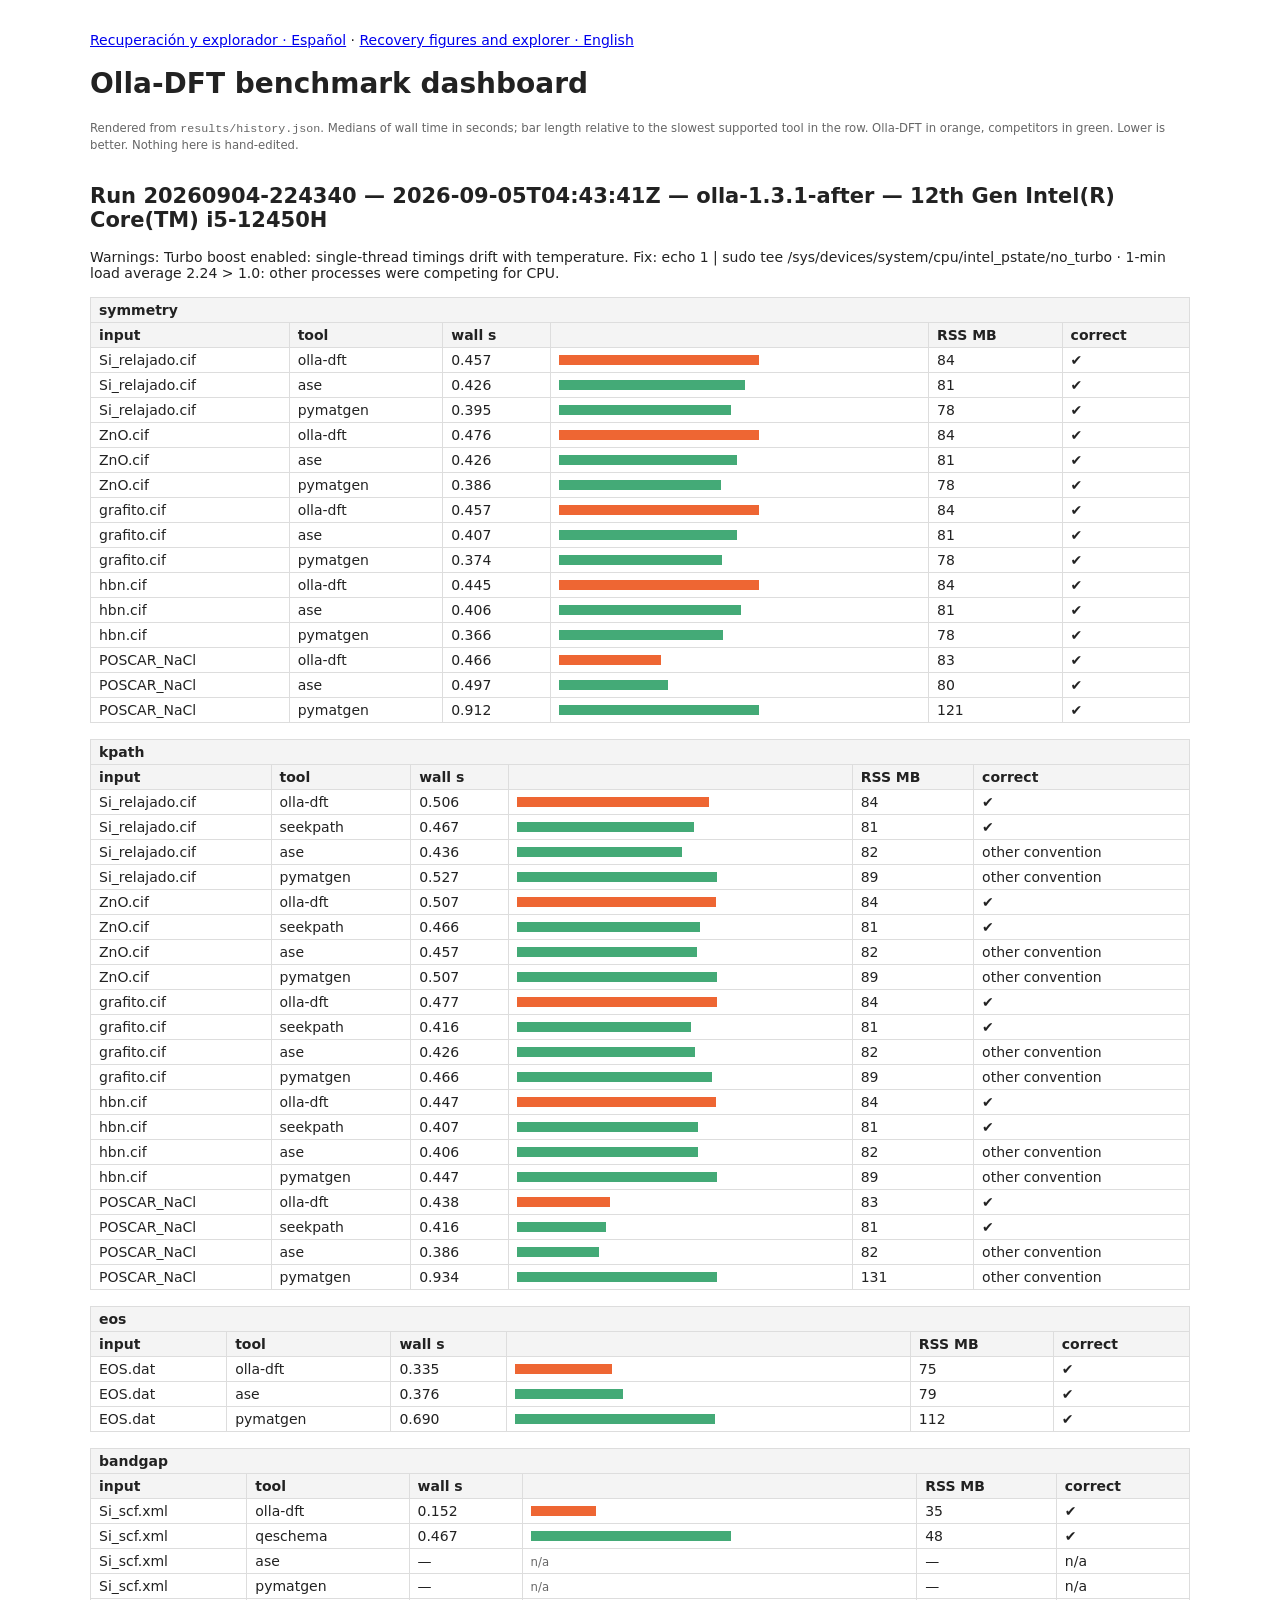
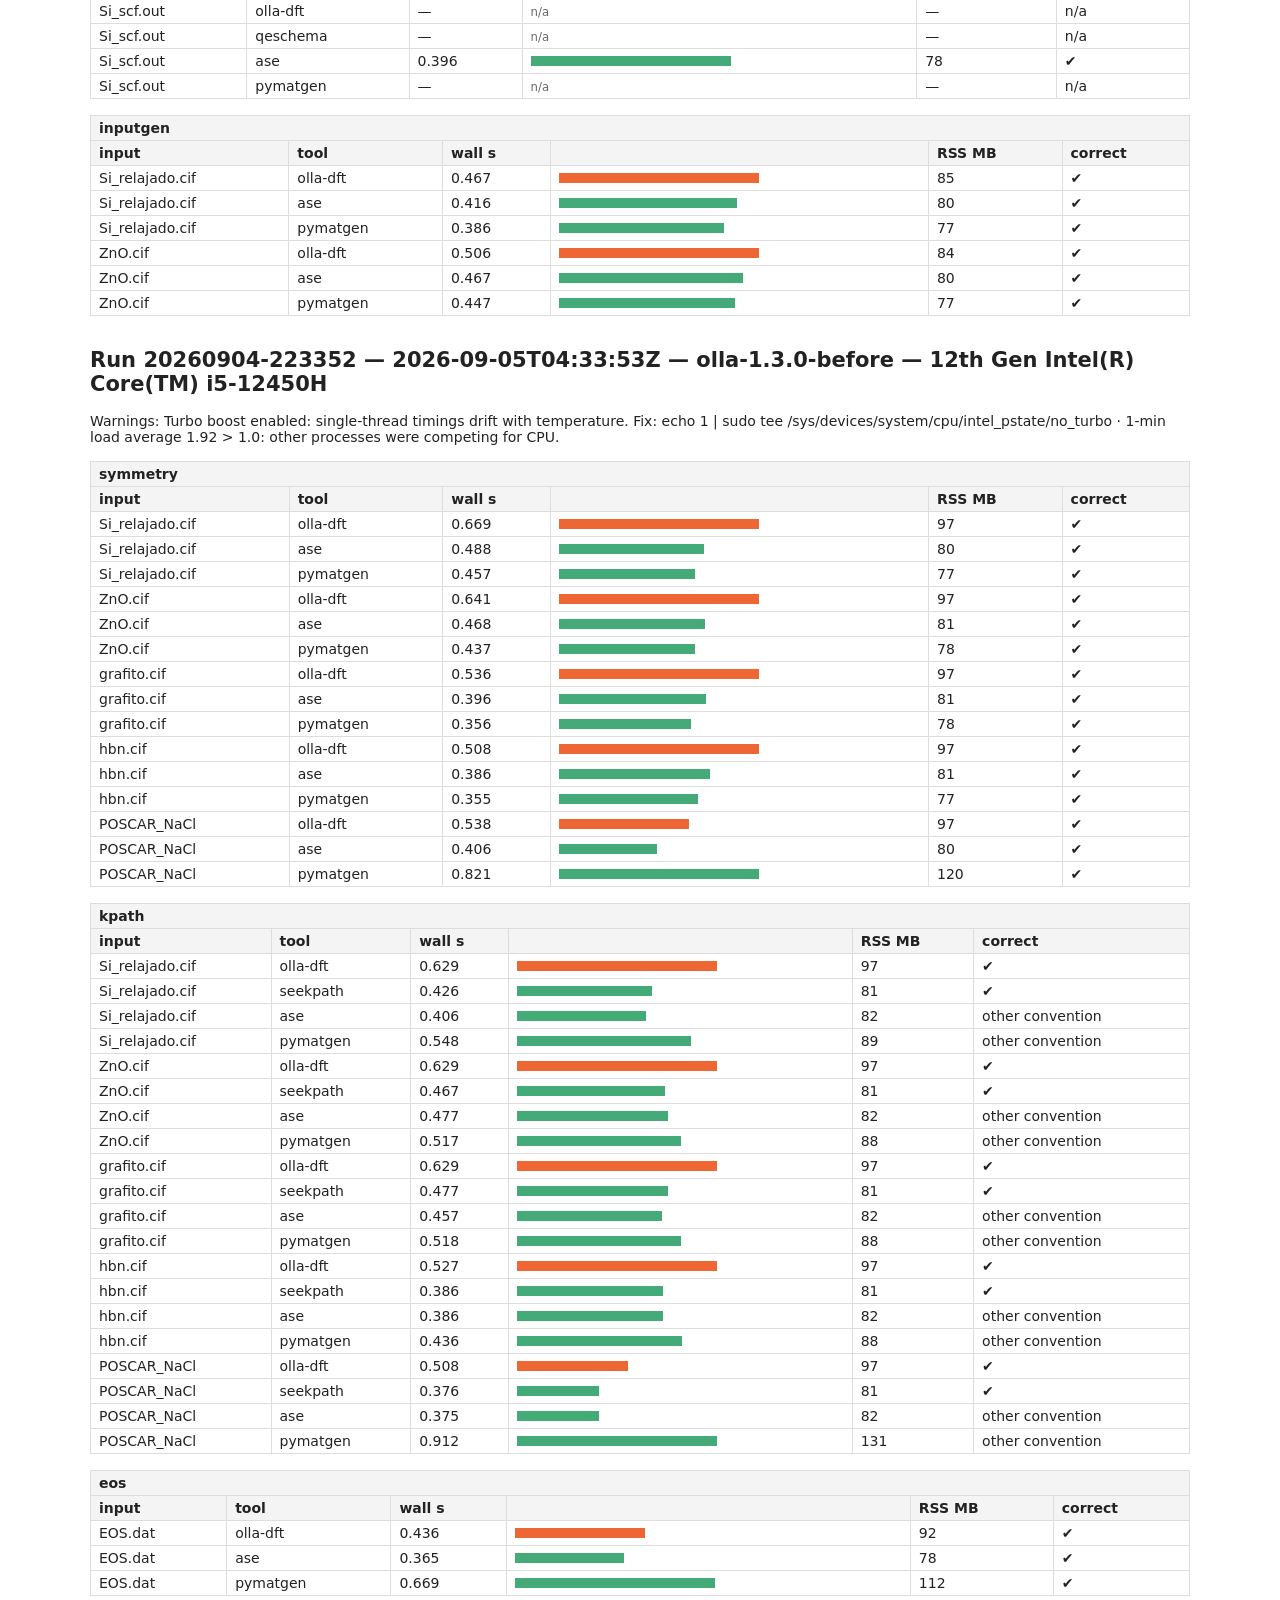
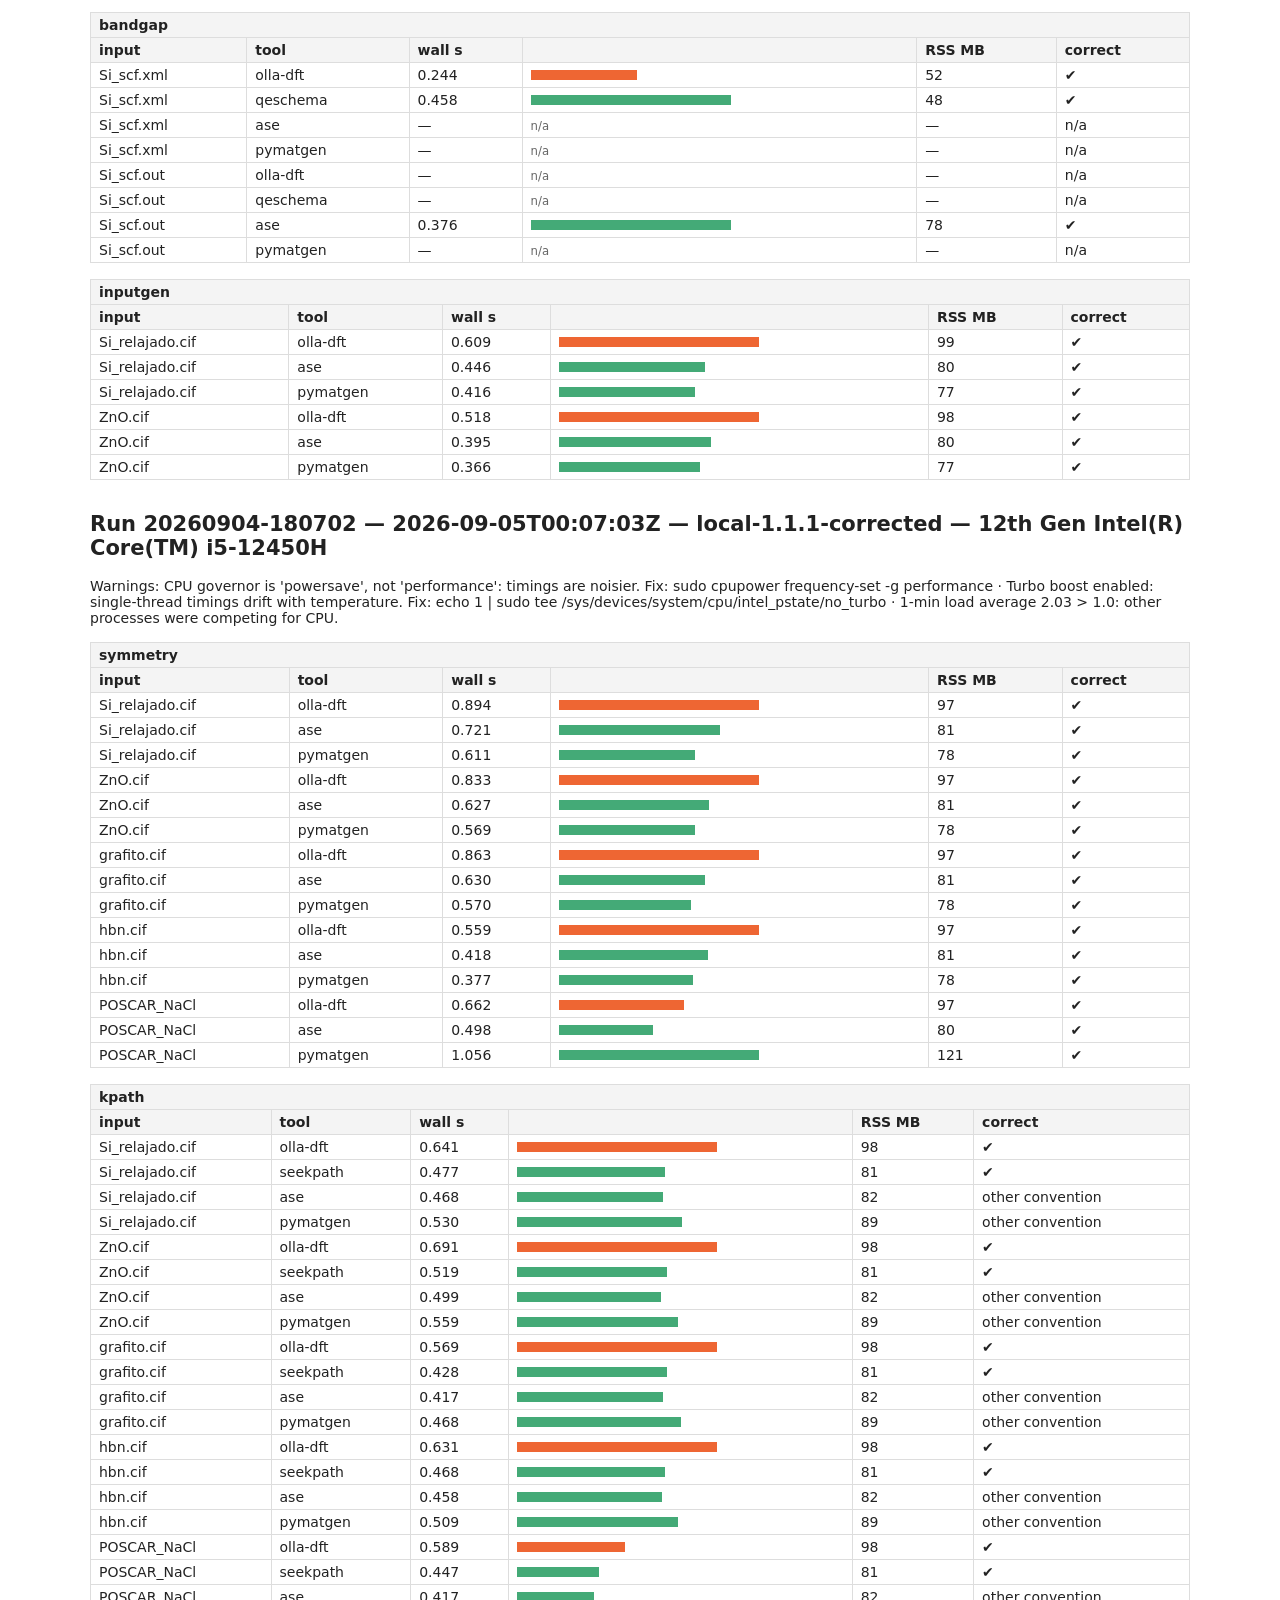
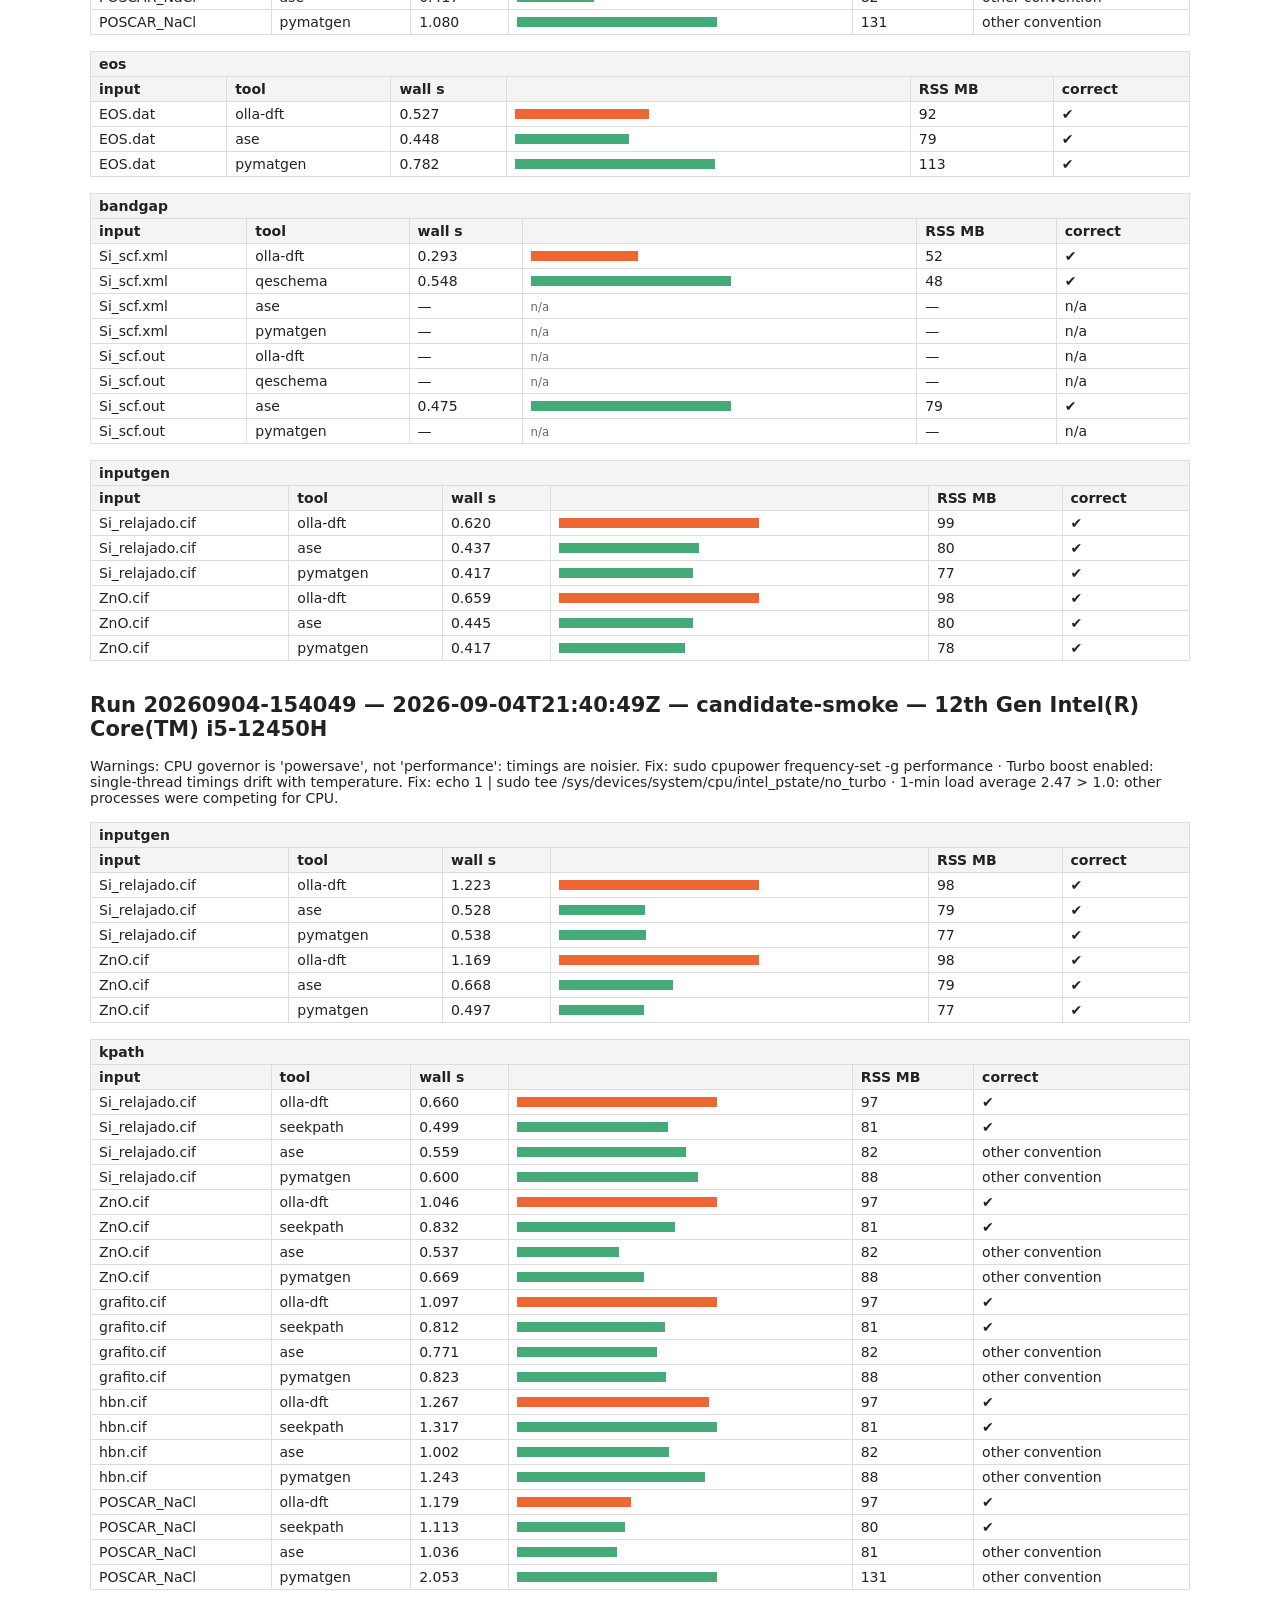
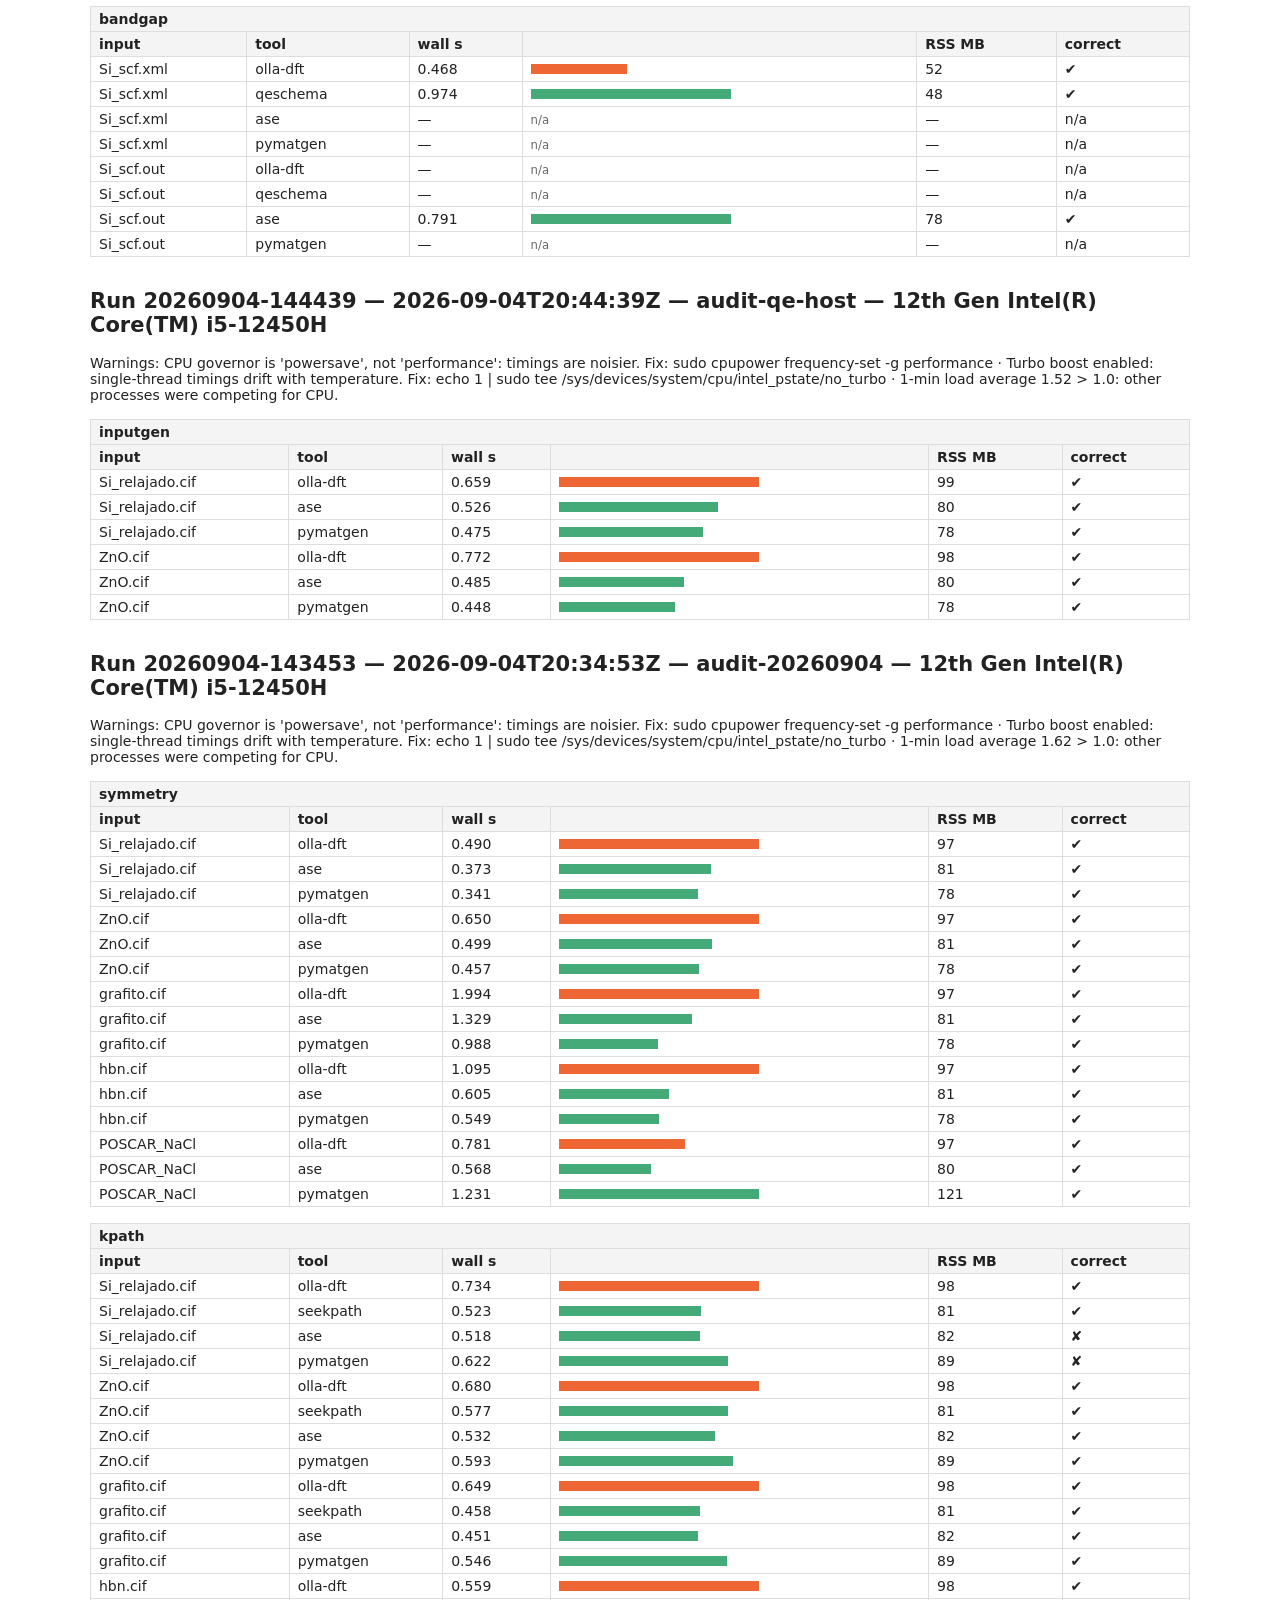
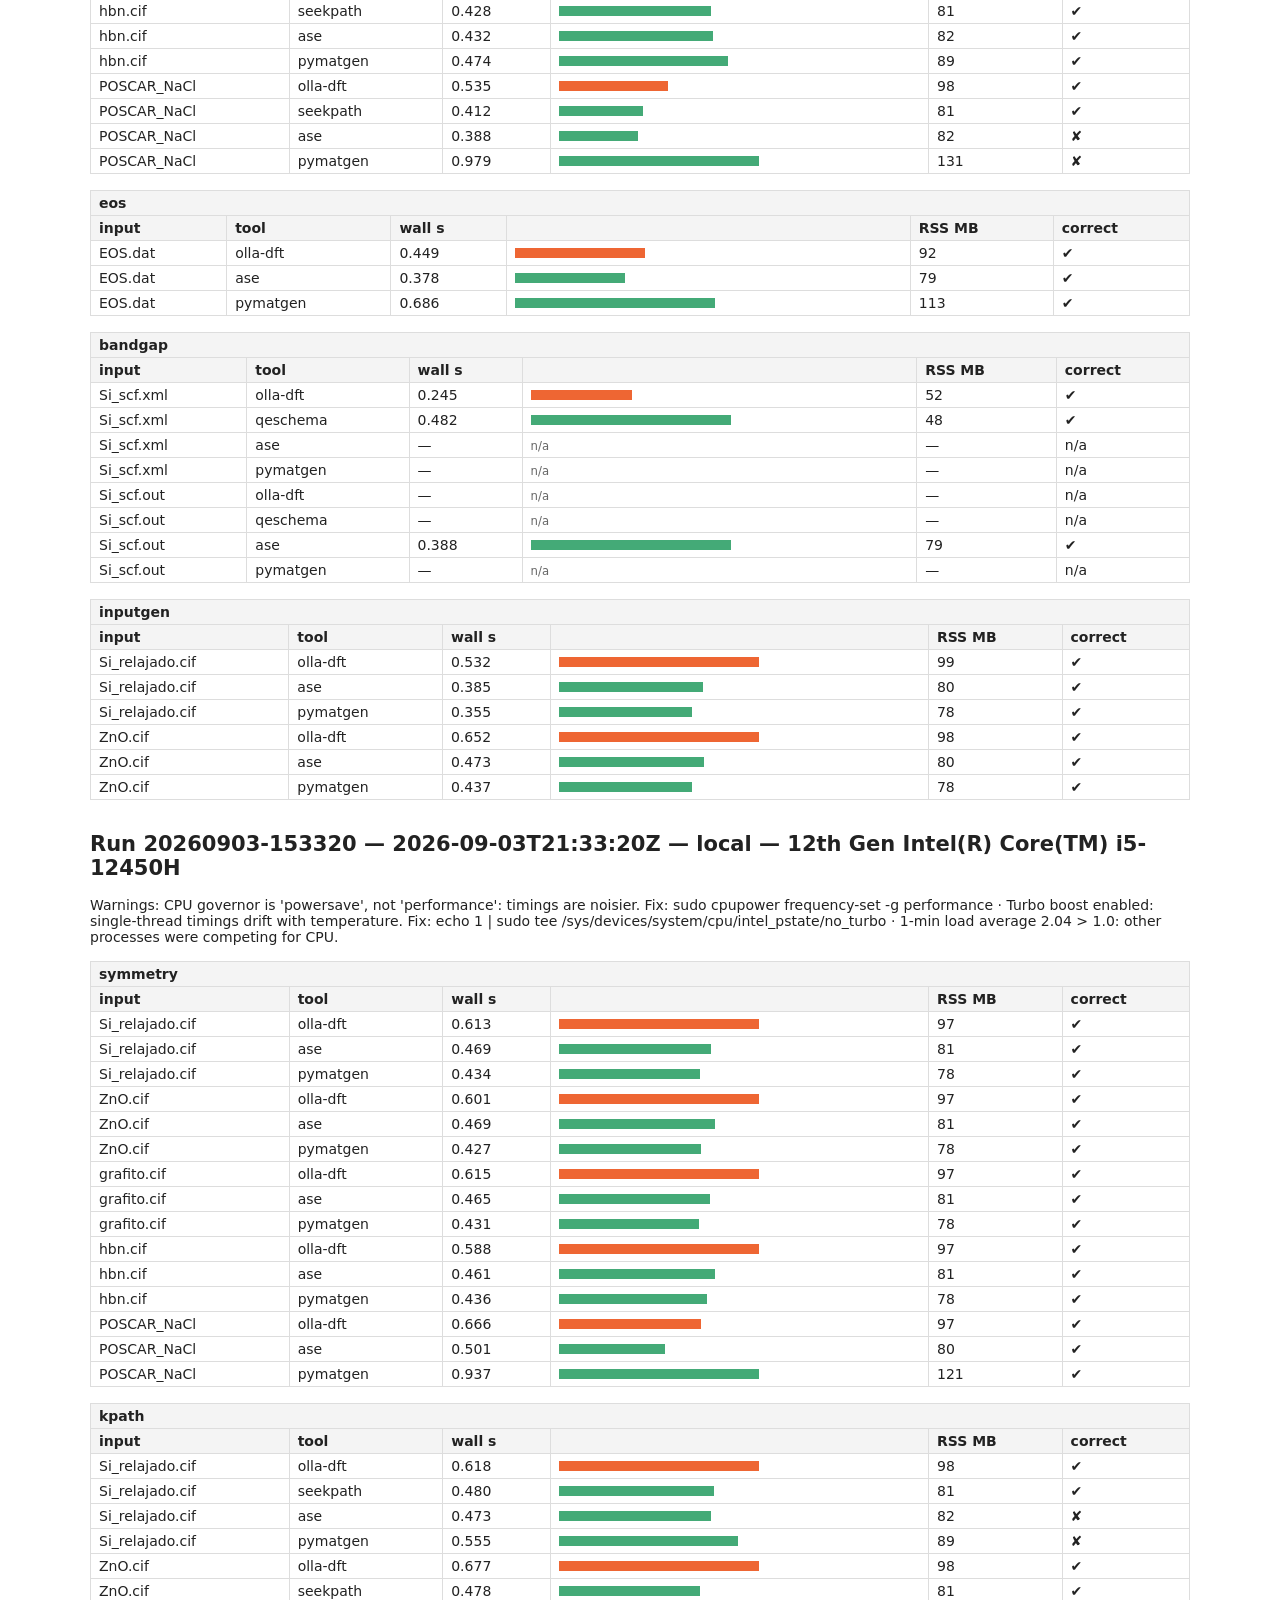
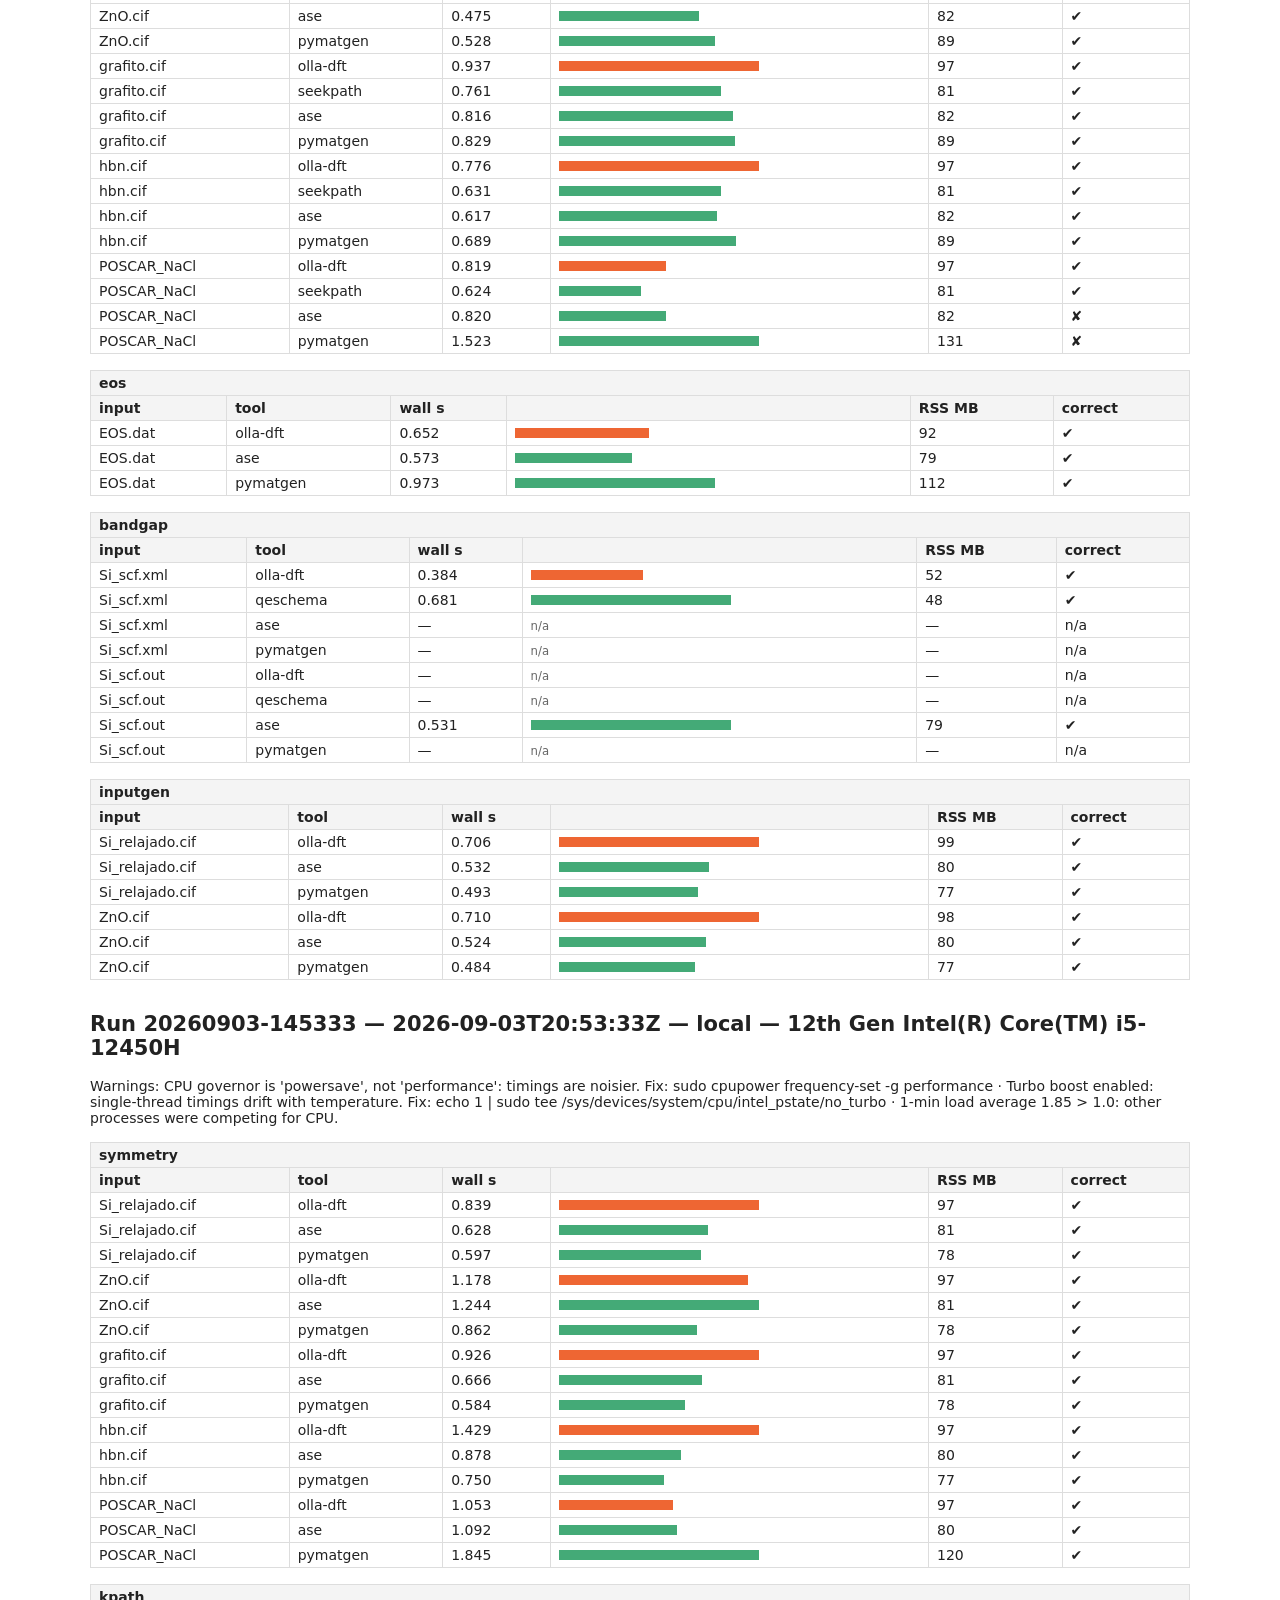
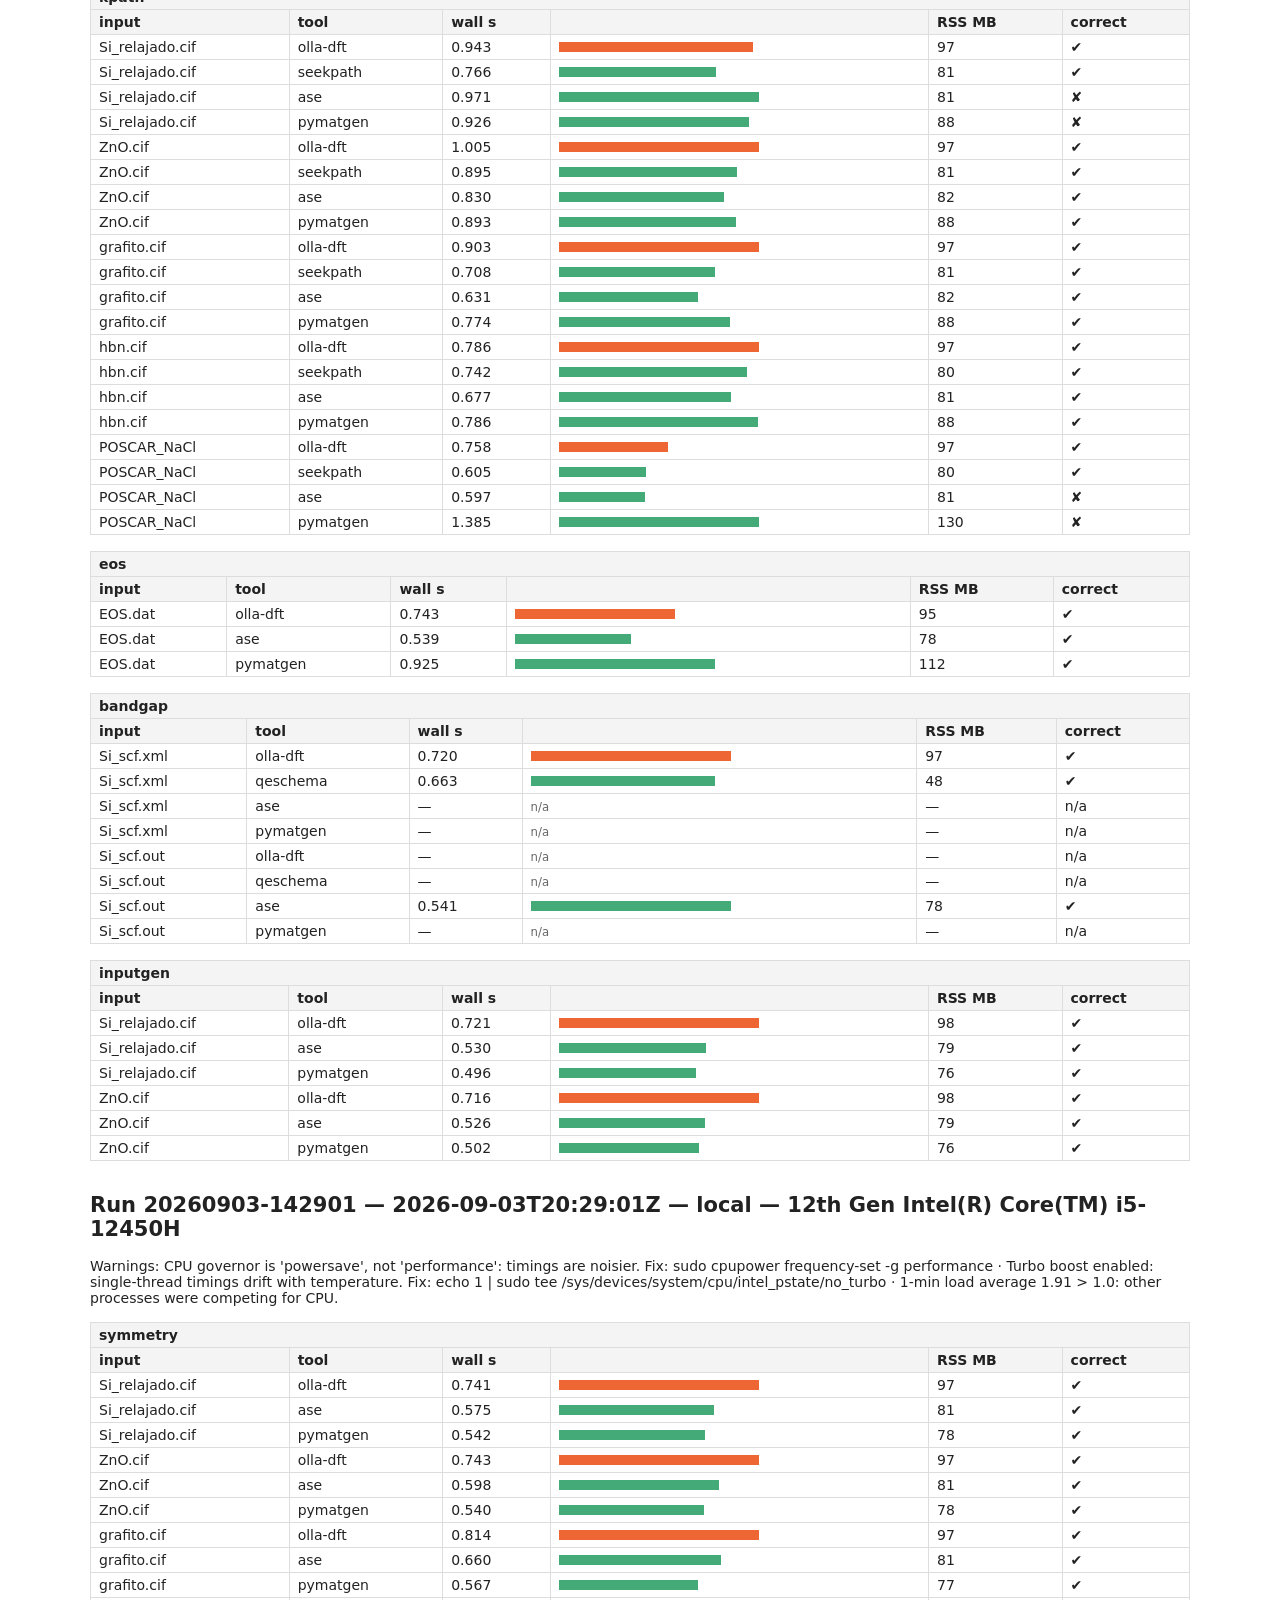
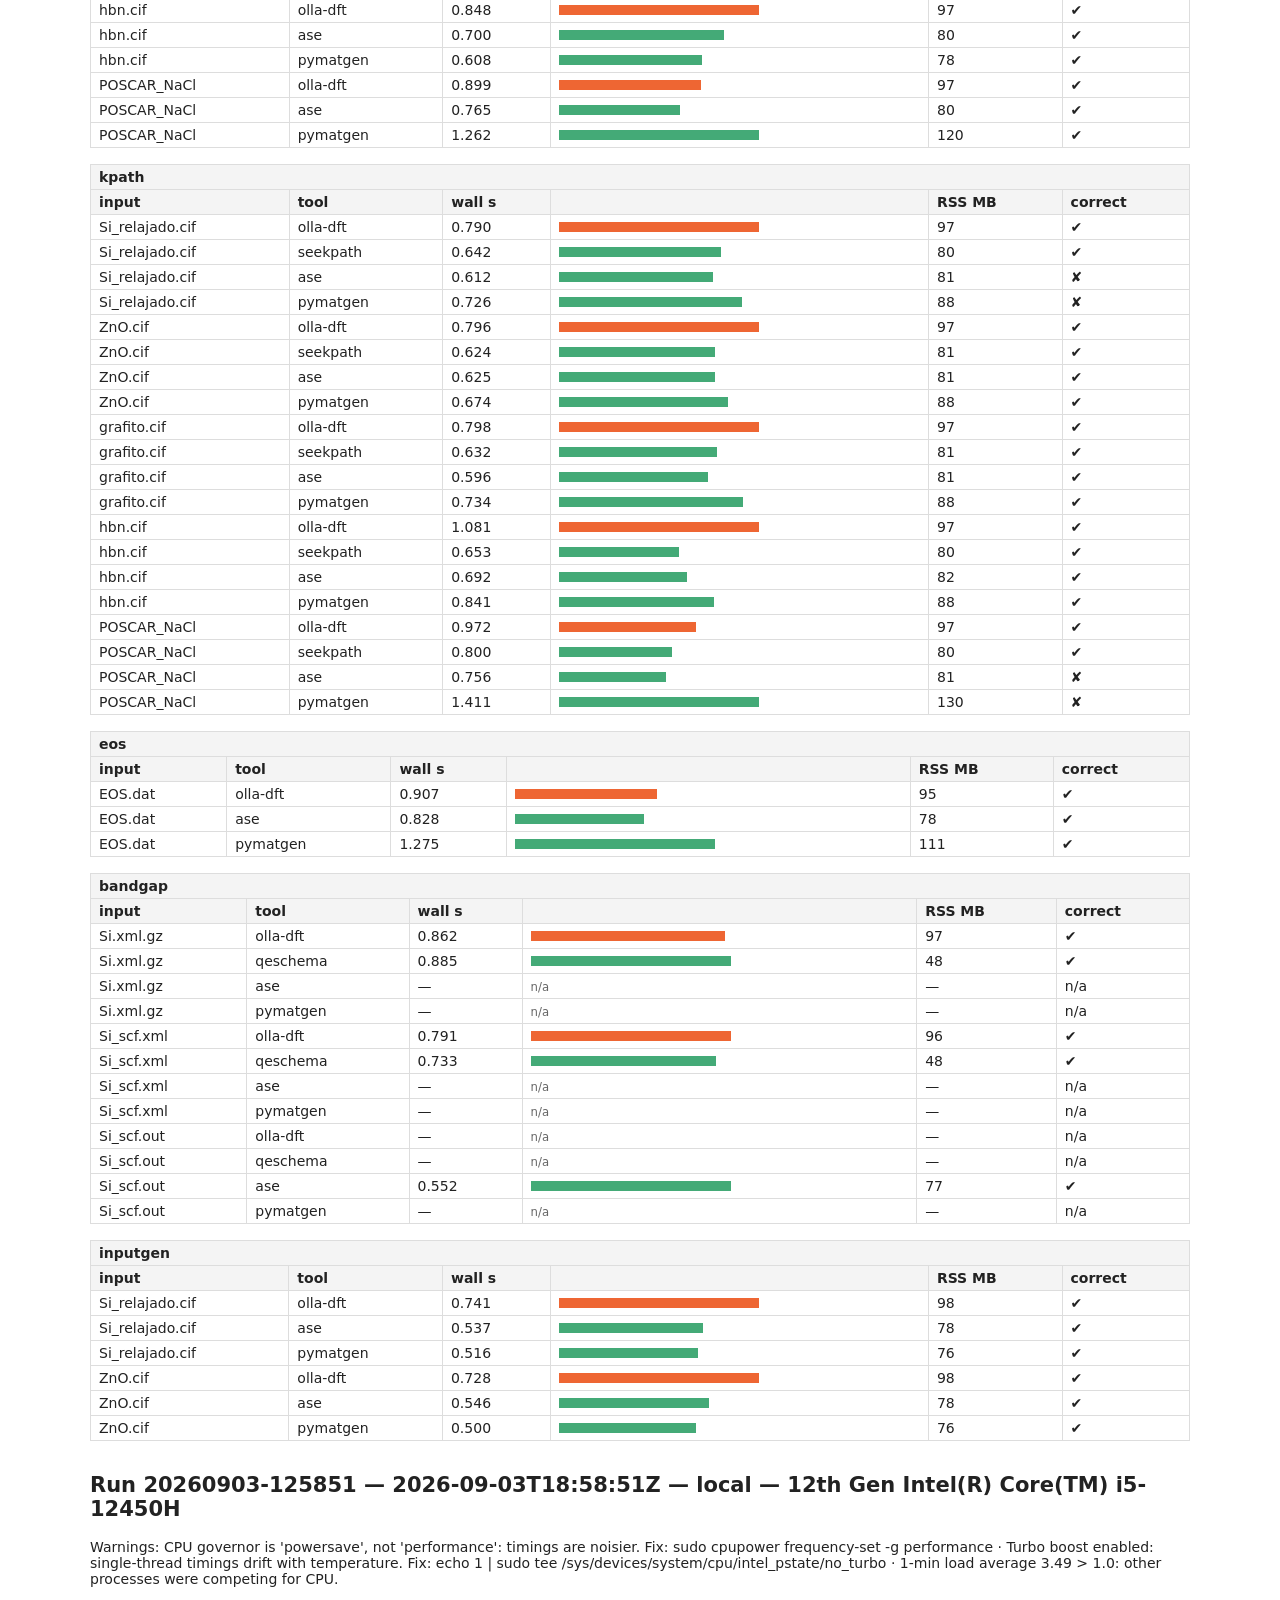
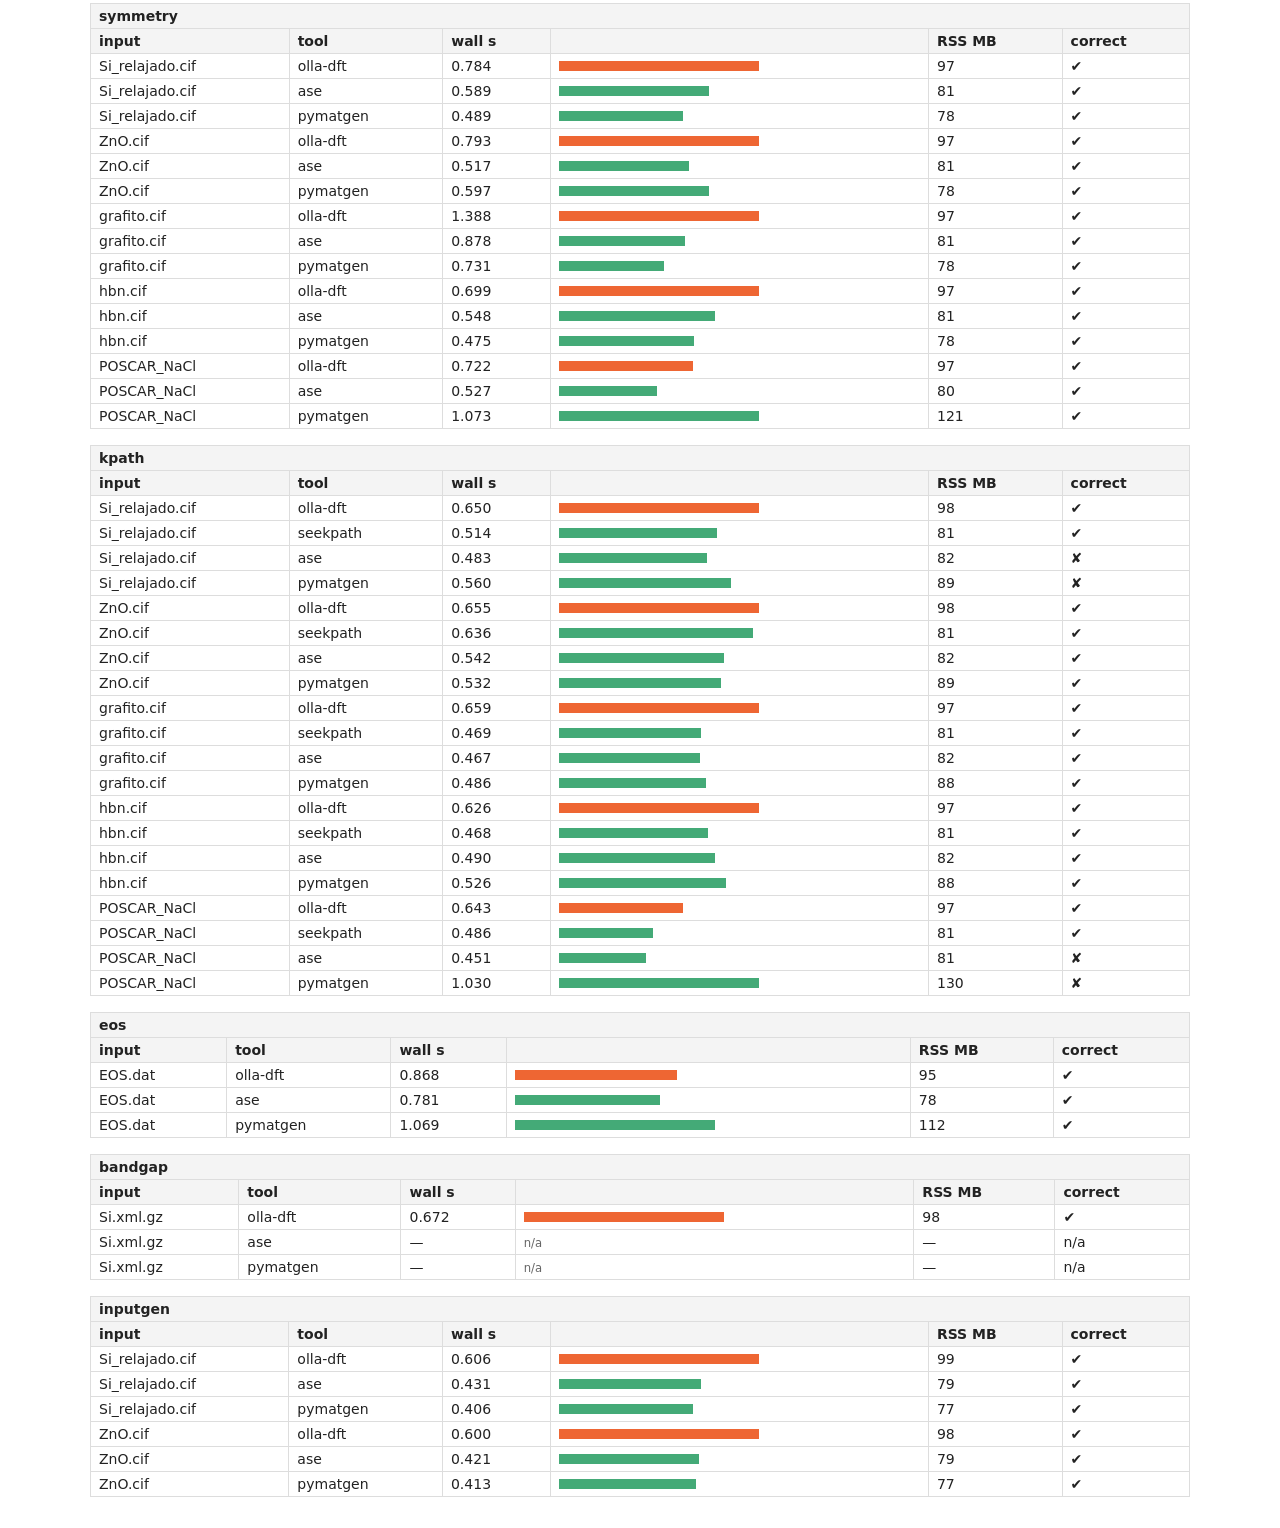
<file: docs/index.html>
<!doctype html><html lang="en"><head><meta charset="utf-8"><title>Olla-DFT benchmark dashboard</title>
<style>body{font:14px system-ui,sans-serif;max-width:1100px;margin:2rem auto;padding:0 1rem;color:#222}table{border-collapse:collapse;width:100%;margin:1rem 0}td,th{border:1px solid #ddd;padding:4px 8px;text-align:left}th{background:#f4f4f4}.bar{height:10px;background:#4a7;display:inline-block}.o{background:#e63}small{color:#666}h2{margin-top:2rem}</style></head><body>
<nav aria-label="Related results"><a href="publication-1.2.0/index.html">Recuperación y explorador · Español</a> · <a href="publication-1.2.0/index-en.html">Recovery figures and explorer · English</a></nav>
<h1>Olla-DFT benchmark dashboard</h1><p><small>Rendered from <code>results/history.json</code>. Medians of wall time in seconds; bar length relative to the slowest supported tool in the row. Olla-DFT in orange, competitors in green. Lower is better. Nothing here is hand-edited.</small></p>
<div id="app"></div>
<script>const H={"runs": [{"run_id": "20260904-224340", "timestamp": "2026-09-05T04:43:41Z", "cpu": "12th Gen Intel(R) Core(TM) i5-12450H", "label": "olla-1.3.1-after", "warnings": ["Turbo boost enabled: single-thread timings drift with temperature. Fix: echo 1 | sudo tee /sys/devices/system/cpu/intel_pstate/no_turbo", "1-min load average 2.24 > 1.0: other processes were competing for CPU."], "summary": {"symmetry": {"Si_relajado.cif": {"olla-dft": {"unsupported": false, "comparable": true, "failed": 0, "wall": 0.4566948510000657, "rss": 83.77734375, "correct": true}, "ase": {"unsupported": false, "comparable": true, "failed": 0, "wall": 0.4258477130024403, "rss": 81.0625, "correct": true}, "pymatgen": {"unsupported": false, "comparable": true, "failed": 0, "wall": 0.39476813199871685, "rss": 78.08203125, "correct": true}}, "ZnO.cif": {"olla-dft": {"unsupported": false, "comparable": true, "failed": 0, "wall": 0.47645339999871794, "rss": 83.8125, "correct": true}, "ase": {"unsupported": false, "comparable": true, "failed": 0, "wall": 0.42636602399943513, "rss": 81.01953125, "correct": true}, "pymatgen": {"unsupported": false, "comparable": true, "failed": 0, "wall": 0.3863070309998875, "rss": 78.09765625, "correct": true}}, "grafito.cif": {"olla-dft": {"unsupported": false, "comparable": true, "failed": 0, "wall": 0.4567049170000246, "rss": 83.77734375, "correct": true}, "ase": {"unsupported": false, "comparable": true, "failed": 0, "wall": 0.4066765370007488, "rss": 81.07421875, "correct": true}, "pymatgen": {"unsupported": false, "comparable": true, "failed": 0, "wall": 0.3741768619984214, "rss": 78.11328125, "correct": true}}, "hbn.cif": {"olla-dft": {"unsupported": false, "comparable": true, "failed": 0, "wall": 0.4448574689995439, "rss": 83.78125, "correct": true}, "ase": {"unsupported": false, "comparable": true, "failed": 0, "wall": 0.4059789200000523, "rss": 81.078125, "correct": true}, "pymatgen": {"unsupported": false, "comparable": true, "failed": 0, "wall": 0.3659285780013306, "rss": 78.08984375, "correct": true}}, "POSCAR_NaCl": {"olla-dft": {"unsupported": false, "comparable": true, "failed": 0, "wall": 0.46644263900088845, "rss": 83.0, "correct": true}, "ase": {"unsupported": false, "comparable": true, "failed": 0, "wall": 0.49739355299971066, "rss": 80.4296875, "correct": true}, "pymatgen": {"unsupported": false, "comparable": true, "failed": 0, "wall": 0.9116997880009876, "rss": 120.5390625, "correct": true}}}, "kpath": {"Si_relajado.cif": {"olla-dft": {"unsupported": false, "comparable": true, "failed": 0, "wall": 0.5063312890015368, "rss": 83.9453125, "correct": true}, "seekpath": {"unsupported": false, "comparable": true, "failed": 0, "wall": 0.4667527669989795, "rss": 81.2734375, "correct": true}, "ase": {"unsupported": false, "comparable": false, "failed": 0, "wall": 0.43615013800081215, "rss": 82.09765625, "correct": false}, "pymatgen": {"unsupported": false, "comparable": false, "failed": 0, "wall": 0.5273704270002781, "rss": 88.8359375, "correct": false}}, "ZnO.cif": {"olla-dft": {"unsupported": false, "comparable": true, "failed": 0, "wall": 0.5067102550019627, "rss": 83.91015625, "correct": true}, "seekpath": {"unsupported": false, "comparable": true, "failed": 0, "wall": 0.4664939760004927, "rss": 81.1953125, "correct": true}, "ase": {"unsupported": false, "comparable": false, "failed": 0, "wall": 0.4565989959992294, "rss": 82.1796875, "correct": false}, "pymatgen": {"unsupported": false, "comparable": false, "failed": 0, "wall": 0.507204500001535, "rss": 88.7890625, "correct": false}}, "grafito.cif": {"olla-dft": {"unsupported": false, "comparable": true, "failed": 0, "wall": 0.47691793299964047, "rss": 83.8828125, "correct": true}, "seekpath": {"unsupported": false, "comparable": true, "failed": 0, "wall": 0.41623764199903235, "rss": 81.234375, "correct": true}, "ase": {"unsupported": false, "comparable": false, "failed": 0, "wall": 0.42625302099986584, "rss": 82.2734375, "correct": false}, "pymatgen": {"unsupported": false, "comparable": false, "failed": 0, "wall": 0.4658412659991882, "rss": 88.8125, "correct": false}}, "hbn.cif": {"olla-dft": {"unsupported": false, "comparable": true, "failed": 0, "wall": 0.4465397120002308, "rss": 83.6796875, "correct": true}, "seekpath": {"unsupported": false, "comparable": true, "failed": 0, "wall": 0.4067665519978618, "rss": 81.02734375, "correct": true}, "ase": {"unsupported": false, "comparable": false, "failed": 0, "wall": 0.4058968699973775, "rss": 81.9921875, "correct": false}, "pymatgen": {"unsupported": false, "comparable": false, "failed": 0, "wall": 0.4472302599970135, "rss": 88.61328125, "correct": false}}, "POSCAR_NaCl": {"olla-dft": {"unsupported": false, "comparable": true, "failed": 0, "wall": 0.4375998210016405, "rss": 83.37890625, "correct": true}, "seekpath": {"unsupported": false, "comparable": true, "failed": 0, "wall": 0.41559895599857555, "rss": 80.7890625, "correct": true}, "ase": {"unsupported": false, "comparable": false, "failed": 0, "wall": 0.3858831960023963, "rss": 81.703125, "correct": false}, "pymatgen": {"unsupported": false, "comparable": false, "failed": 0, "wall": 0.9338047509991156, "rss": 130.71484375, "correct": false}}}, "eos": {"EOS.dat": {"olla-dft": {"unsupported": false, "comparable": true, "failed": 0, "wall": 0.33494141600021976, "rss": 75.27734375, "correct": true}, "ase": {"unsupported": false, "comparable": true, "failed": 0, "wall": 0.375606866000453, "rss": 78.6484375, "correct": true}, "pymatgen": {"unsupported": false, "comparable": true, "failed": 0, "wall": 0.6904753429989796, "rss": 112.2890625, "correct": true}}}, "bandgap": {"Si_scf.xml": {"olla-dft": {"unsupported": false, "comparable": true, "failed": 0, "wall": 0.1522917319998669, "rss": 35.48828125, "correct": true}, "qeschema": {"unsupported": false, "comparable": true, "failed": 0, "wall": 0.4665878019986849, "rss": 48.28515625, "correct": true}, "ase": {"unsupported": true, "comparable": true, "failed": 0, "wall": null, "rss": null, "correct": false}, "pymatgen": {"unsupported": true, "comparable": true, "failed": 0, "wall": null, "rss": null, "correct": false}}, "Si_scf.out": {"olla-dft": {"unsupported": true, "comparable": true, "failed": 0, "wall": null, "rss": null, "correct": false}, "qeschema": {"unsupported": true, "comparable": true, "failed": 0, "wall": null, "rss": null, "correct": false}, "ase": {"unsupported": false, "comparable": true, "failed": 0, "wall": 0.3961579310016532, "rss": 78.484375, "correct": true}, "pymatgen": {"unsupported": true, "comparable": true, "failed": 0, "wall": null, "rss": null, "correct": false}}}, "inputgen": {"Si_relajado.cif": {"olla-dft": {"unsupported": false, "comparable": true, "failed": 0, "wall": 0.4673255279994919, "rss": 85.234375, "correct": true}, "ase": {"unsupported": false, "comparable": true, "failed": 0, "wall": 0.41646121600206243, "rss": 79.7578125, "correct": true}, "pymatgen": {"unsupported": false, "comparable": true, "failed": 0, "wall": 0.386191396999493, "rss": 77.23046875, "correct": true}}, "ZnO.cif": {"olla-dft": {"unsupported": false, "comparable": true, "failed": 0, "wall": 0.5062620540011267, "rss": 84.484375, "correct": true}, "ase": {"unsupported": false, "comparable": true, "failed": 0, "wall": 0.4669830919992819, "rss": 79.8359375, "correct": true}, "pymatgen": {"unsupported": false, "comparable": true, "failed": 0, "wall": 0.4466613460026565, "rss": 77.265625, "correct": true}}}}, "packages": {"Pygments": "2.21.0", "ase": "3.29.0", "bibtexparser": "1.4.4", "certifi": "2026.7.22", "charset-normalizer": "3.5.1", "cloudpickle": "3.1.2", "contourpy": "1.3.3", "cycler": "0.12.1", "elementpath": "4.8.0", "fonttools": "4.64.0", "idna": "3.19", "iniconfig": "2.3.0", "joblib": "1.6.0", "kiwisolver": "1.5.1", "lxml": "6.1.3", "matplotlib": "3.11.1", "monty": "2026.7.16", "mpmath": "1.3.0", "narwhals": "2.25.0", "networkx": "3.6.1", "numpy": "2.2.6", "olla-dft": "1.3.1", "orjson": "3.12.0", "packaging": "26.3", "palettable": "3.3.3", "pandas": "3.0.5", "pillow": "12.3.0", "pip": "26.2.1", "plotly": "7.0.0", "pluggy": "1.6.0", "pyflakes": "3.4.0", "pymatgen": "2026.5.4", "pymatgen-core": "2026.8.30", "pyparsing": "3.3.2", "pytest": "9.1.1", "python-dateutil": "2.9.0.post0", "qeschema": "1.5.1", "requests": "2.34.2", "ruamel.yaml": "0.19.1", "scipy": "1.18.1", "seekpath": "2.2.1", "six": "1.17.0", "spglib": "2.7.0", "sympy": "1.14.0", "tabulate": "0.10.0", "tqdm": "4.70.0", "typing_extensions": "4.16.0", "uncertainties": "3.2.3", "urllib3": "2.7.0", "xmlschema": "2.3.1"}}, {"run_id": "20260904-223352", "timestamp": "2026-09-05T04:33:53Z", "cpu": "12th Gen Intel(R) Core(TM) i5-12450H", "label": "olla-1.3.0-before", "warnings": ["Turbo boost enabled: single-thread timings drift with temperature. Fix: echo 1 | sudo tee /sys/devices/system/cpu/intel_pstate/no_turbo", "1-min load average 1.92 > 1.0: other processes were competing for CPU."], "summary": {"symmetry": {"Si_relajado.cif": {"olla-dft": {"unsupported": false, "comparable": true, "failed": 0, "wall": 0.6691927930005477, "rss": 96.92578125, "correct": true}, "ase": {"unsupported": false, "comparable": true, "failed": 0, "wall": 0.48837693400128046, "rss": 80.47265625, "correct": true}, "pymatgen": {"unsupported": false, "comparable": true, "failed": 0, "wall": 0.45681100000001607, "rss": 77.3828125, "correct": true}}, "ZnO.cif": {"olla-dft": {"unsupported": false, "comparable": true, "failed": 0, "wall": 0.6405343840015121, "rss": 96.8828125, "correct": true}, "ase": {"unsupported": false, "comparable": true, "failed": 0, "wall": 0.46761414900174714, "rss": 80.53125, "correct": true}, "pymatgen": {"unsupported": false, "comparable": true, "failed": 0, "wall": 0.4372711010000785, "rss": 77.51171875, "correct": true}}, "grafito.cif": {"olla-dft": {"unsupported": false, "comparable": true, "failed": 0, "wall": 0.5356990969994513, "rss": 96.96875, "correct": true}, "ase": {"unsupported": false, "comparable": true, "failed": 0, "wall": 0.395816720003495, "rss": 80.58203125, "correct": true}, "pymatgen": {"unsupported": false, "comparable": true, "failed": 0, "wall": 0.35561385699838866, "rss": 77.53515625, "correct": true}}, "hbn.cif": {"olla-dft": {"unsupported": false, "comparable": true, "failed": 0, "wall": 0.5081649159983499, "rss": 96.90234375, "correct": true}, "ase": {"unsupported": false, "comparable": true, "failed": 0, "wall": 0.3860968259978108, "rss": 80.56640625, "correct": true}, "pymatgen": {"unsupported": false, "comparable": true, "failed": 0, "wall": 0.355403704001219, "rss": 77.4765625, "correct": true}}, "POSCAR_NaCl": {"olla-dft": {"unsupported": false, "comparable": true, "failed": 0, "wall": 0.537911941002676, "rss": 96.94921875, "correct": true}, "ase": {"unsupported": false, "comparable": true, "failed": 0, "wall": 0.4063813540014962, "rss": 79.97265625, "correct": true}, "pymatgen": {"unsupported": false, "comparable": true, "failed": 0, "wall": 0.8213789100009308, "rss": 120.23046875, "correct": true}}}, "kpath": {"Si_relajado.cif": {"olla-dft": {"unsupported": false, "comparable": true, "failed": 0, "wall": 0.6287145559981582, "rss": 97.328125, "correct": true}, "seekpath": {"unsupported": false, "comparable": true, "failed": 0, "wall": 0.42593475399917224, "rss": 80.9453125, "correct": true}, "ase": {"unsupported": false, "comparable": false, "failed": 0, "wall": 0.4062594069982879, "rss": 81.8828125, "correct": false}, "pymatgen": {"unsupported": false, "comparable": false, "failed": 0, "wall": 0.5477170180020039, "rss": 88.5234375, "correct": false}}, "ZnO.cif": {"olla-dft": {"unsupported": false, "comparable": true, "failed": 0, "wall": 0.6287703999987571, "rss": 97.3359375, "correct": true}, "seekpath": {"unsupported": false, "comparable": true, "failed": 0, "wall": 0.46684381299928646, "rss": 80.91796875, "correct": true}, "ase": {"unsupported": false, "comparable": false, "failed": 0, "wall": 0.4767172350002511, "rss": 81.91015625, "correct": false}, "pymatgen": {"unsupported": false, "comparable": false, "failed": 0, "wall": 0.5173868790006964, "rss": 88.4609375, "correct": false}}, "grafito.cif": {"olla-dft": {"unsupported": false, "comparable": true, "failed": 0, "wall": 0.629423382000823, "rss": 97.40625, "correct": true}, "seekpath": {"unsupported": false, "comparable": true, "failed": 0, "wall": 0.47692008100057137, "rss": 80.9140625, "correct": true}, "ase": {"unsupported": false, "comparable": false, "failed": 0, "wall": 0.4566407630009053, "rss": 81.99609375, "correct": false}, "pymatgen": {"unsupported": false, "comparable": false, "failed": 0, "wall": 0.5179188779984543, "rss": 88.45703125, "correct": false}}, "hbn.cif": {"olla-dft": {"unsupported": false, "comparable": true, "failed": 0, "wall": 0.5268104189999576, "rss": 97.359375, "correct": true}, "seekpath": {"unsupported": false, "comparable": true, "failed": 0, "wall": 0.38609487600115244, "rss": 80.9140625, "correct": true}, "ase": {"unsupported": false, "comparable": false, "failed": 0, "wall": 0.3857024960016133, "rss": 81.94140625, "correct": false}, "pymatgen": {"unsupported": false, "comparable": false, "failed": 0, "wall": 0.4355799580007442, "rss": 88.4609375, "correct": false}}, "POSCAR_NaCl": {"olla-dft": {"unsupported": false, "comparable": true, "failed": 0, "wall": 0.5075331600019126, "rss": 97.3125, "correct": true}, "seekpath": {"unsupported": false, "comparable": true, "failed": 0, "wall": 0.3759996039989346, "rss": 80.5625, "correct": true}, "ase": {"unsupported": false, "comparable": false, "failed": 0, "wall": 0.3750275399979728, "rss": 81.546875, "correct": false}, "pymatgen": {"unsupported": false, "comparable": false, "failed": 0, "wall": 0.9115797550002753, "rss": 130.79296875, "correct": false}}}, "eos": {"EOS.dat": {"olla-dft": {"unsupported": false, "comparable": true, "failed": 0, "wall": 0.43620054699931643, "rss": 91.68359375, "correct": true}, "ase": {"unsupported": false, "comparable": true, "failed": 0, "wall": 0.3653903319973324, "rss": 78.421875, "correct": true}, "pymatgen": {"unsupported": false, "comparable": true, "failed": 0, "wall": 0.6691879370009701, "rss": 112.21484375, "correct": true}}}, "bandgap": {"Si_scf.xml": {"olla-dft": {"unsupported": false, "comparable": true, "failed": 0, "wall": 0.2444183269981295, "rss": 51.93359375, "correct": true}, "qeschema": {"unsupported": false, "comparable": true, "failed": 0, "wall": 0.4582704729982652, "rss": 48.125, "correct": true}, "ase": {"unsupported": true, "comparable": true, "failed": 0, "wall": null, "rss": null, "correct": false}, "pymatgen": {"unsupported": true, "comparable": true, "failed": 0, "wall": null, "rss": null, "correct": false}}, "Si_scf.out": {"olla-dft": {"unsupported": true, "comparable": true, "failed": 0, "wall": null, "rss": null, "correct": false}, "qeschema": {"unsupported": true, "comparable": true, "failed": 0, "wall": null, "rss": null, "correct": false}, "ase": {"unsupported": false, "comparable": true, "failed": 0, "wall": 0.3763639820026583, "rss": 78.453125, "correct": true}, "pymatgen": {"unsupported": true, "comparable": true, "failed": 0, "wall": null, "rss": null, "correct": false}}}, "inputgen": {"Si_relajado.cif": {"olla-dft": {"unsupported": false, "comparable": true, "failed": 0, "wall": 0.6091252449987223, "rss": 98.859375, "correct": true}, "ase": {"unsupported": false, "comparable": true, "failed": 0, "wall": 0.44555408599990187, "rss": 79.65234375, "correct": true}, "pymatgen": {"unsupported": false, "comparable": true, "failed": 0, "wall": 0.4160723870008951, "rss": 77.125, "correct": true}}, "ZnO.cif": {"olla-dft": {"unsupported": false, "comparable": true, "failed": 0, "wall": 0.5179277650022414, "rss": 98.109375, "correct": true}, "ase": {"unsupported": false, "comparable": true, "failed": 0, "wall": 0.39529897200191044, "rss": 79.65625, "correct": true}, "pymatgen": {"unsupported": false, "comparable": true, "failed": 0, "wall": 0.3659499240020523, "rss": 77.19921875, "correct": true}}}}, "packages": {"Pygments": "2.21.0", "ase": "3.29.0", "bibtexparser": "1.4.4", "certifi": "2026.7.22", "charset-normalizer": "3.5.1", "cloudpickle": "3.1.2", "contourpy": "1.3.3", "cycler": "0.12.1", "elementpath": "4.8.0", "fonttools": "4.64.0", "idna": "3.19", "iniconfig": "2.3.0", "joblib": "1.6.0", "kiwisolver": "1.5.1", "lxml": "6.1.3", "matplotlib": "3.11.1", "monty": "2026.7.16", "mpmath": "1.3.0", "narwhals": "2.25.0", "networkx": "3.6.1", "numpy": "2.2.6", "olla-dft": "1.3.0", "orjson": "3.12.0", "packaging": "26.3", "palettable": "3.3.3", "pandas": "3.0.5", "pillow": "12.3.0", "pip": "26.2.1", "plotly": "7.0.0", "pluggy": "1.6.0", "pyflakes": "3.4.0", "pymatgen": "2026.5.4", "pymatgen-core": "2026.8.30", "pyparsing": "3.3.2", "pytest": "9.1.1", "python-dateutil": "2.9.0.post0", "qeschema": "1.5.1", "requests": "2.34.2", "ruamel.yaml": "0.19.1", "scipy": "1.18.1", "seekpath": "2.2.1", "six": "1.17.0", "spglib": "2.7.0", "sympy": "1.14.0", "tabulate": "0.10.0", "tqdm": "4.70.0", "typing_extensions": "4.16.0", "uncertainties": "3.2.3", "urllib3": "2.7.0", "xmlschema": "2.3.1"}}, {"run_id": "20260904-180702", "timestamp": "2026-09-05T00:07:03Z", "cpu": "12th Gen Intel(R) Core(TM) i5-12450H", "label": "local-1.1.1-corrected", "warnings": ["CPU governor is 'powersave', not 'performance': timings are noisier. Fix: sudo cpupower frequency-set -g performance", "Turbo boost enabled: single-thread timings drift with temperature. Fix: echo 1 | sudo tee /sys/devices/system/cpu/intel_pstate/no_turbo", "1-min load average 2.03 > 1.0: other processes were competing for CPU."], "summary": {"symmetry": {"Si_relajado.cif": {"olla-dft": {"unsupported": false, "comparable": true, "failed": 0, "wall": 0.8940294560006805, "rss": 97.26953125, "correct": true}, "ase": {"unsupported": false, "comparable": true, "failed": 0, "wall": 0.7209829280000122, "rss": 80.84765625, "correct": true}, "pymatgen": {"unsupported": false, "comparable": true, "failed": 0, "wall": 0.6108474339998793, "rss": 77.9296875, "correct": true}}, "ZnO.cif": {"olla-dft": {"unsupported": false, "comparable": true, "failed": 0, "wall": 0.832946673999686, "rss": 97.234375, "correct": true}, "ase": {"unsupported": false, "comparable": true, "failed": 0, "wall": 0.6273603420004292, "rss": 80.765625, "correct": true}, "pymatgen": {"unsupported": false, "comparable": true, "failed": 0, "wall": 0.5691887700004372, "rss": 78.01171875, "correct": true}}, "grafito.cif": {"olla-dft": {"unsupported": false, "comparable": true, "failed": 0, "wall": 0.8632012970001597, "rss": 97.28125, "correct": true}, "ase": {"unsupported": false, "comparable": true, "failed": 0, "wall": 0.6304819830002089, "rss": 80.89453125, "correct": true}, "pymatgen": {"unsupported": false, "comparable": true, "failed": 0, "wall": 0.5699735879998116, "rss": 78.0234375, "correct": true}}, "hbn.cif": {"olla-dft": {"unsupported": false, "comparable": true, "failed": 0, "wall": 0.5591457809996427, "rss": 97.296875, "correct": true}, "ase": {"unsupported": false, "comparable": true, "failed": 0, "wall": 0.41756662000079814, "rss": 80.875, "correct": true}, "pymatgen": {"unsupported": false, "comparable": true, "failed": 0, "wall": 0.37697601500076416, "rss": 77.921875, "correct": true}}, "POSCAR_NaCl": {"olla-dft": {"unsupported": false, "comparable": true, "failed": 0, "wall": 0.6616395010005363, "rss": 97.25390625, "correct": true}, "ase": {"unsupported": false, "comparable": true, "failed": 0, "wall": 0.49808895800015307, "rss": 80.25390625, "correct": true}, "pymatgen": {"unsupported": false, "comparable": true, "failed": 0, "wall": 1.0562103100000968, "rss": 120.6484375, "correct": true}}}, "kpath": {"Si_relajado.cif": {"olla-dft": {"unsupported": false, "comparable": true, "failed": 0, "wall": 0.6406804709995413, "rss": 97.6796875, "correct": true}, "seekpath": {"unsupported": false, "comparable": true, "failed": 0, "wall": 0.47728901999926165, "rss": 81.16015625, "correct": true}, "ase": {"unsupported": false, "comparable": false, "failed": 0, "wall": 0.4679411809993326, "rss": 82.15234375, "correct": false}, "pymatgen": {"unsupported": false, "comparable": false, "failed": 0, "wall": 0.5301097829997161, "rss": 88.9375, "correct": false}}, "ZnO.cif": {"olla-dft": {"unsupported": false, "comparable": true, "failed": 0, "wall": 0.6911816330002694, "rss": 97.640625, "correct": true}, "seekpath": {"unsupported": false, "comparable": true, "failed": 0, "wall": 0.51863088600021, "rss": 81.17578125, "correct": true}, "ase": {"unsupported": false, "comparable": false, "failed": 0, "wall": 0.4987315349999335, "rss": 82.19140625, "correct": false}, "pymatgen": {"unsupported": false, "comparable": false, "failed": 0, "wall": 0.5586961799999699, "rss": 88.8828125, "correct": false}}, "grafito.cif": {"olla-dft": {"unsupported": false, "comparable": true, "failed": 0, "wall": 0.5688987529993028, "rss": 97.640625, "correct": true}, "seekpath": {"unsupported": false, "comparable": true, "failed": 0, "wall": 0.42780219099950045, "rss": 81.15234375, "correct": true}, "ase": {"unsupported": false, "comparable": false, "failed": 0, "wall": 0.4172912069998347, "rss": 82.265625, "correct": false}, "pymatgen": {"unsupported": false, "comparable": false, "failed": 0, "wall": 0.46805621400017117, "rss": 88.89453125, "correct": false}}, "hbn.cif": {"olla-dft": {"unsupported": false, "comparable": true, "failed": 0, "wall": 0.6310595699997066, "rss": 97.62890625, "correct": true}, "seekpath": {"unsupported": false, "comparable": true, "failed": 0, "wall": 0.4677903100000549, "rss": 81.265625, "correct": true}, "ase": {"unsupported": false, "comparable": false, "failed": 0, "wall": 0.45827233199997863, "rss": 82.33984375, "correct": false}, "pymatgen": {"unsupported": false, "comparable": false, "failed": 0, "wall": 0.5087064790004661, "rss": 88.890625, "correct": false}}, "POSCAR_NaCl": {"olla-dft": {"unsupported": false, "comparable": true, "failed": 0, "wall": 0.588740389999657, "rss": 97.56640625, "correct": true}, "seekpath": {"unsupported": false, "comparable": true, "failed": 0, "wall": 0.44737012600035087, "rss": 80.875, "correct": true}, "ase": {"unsupported": false, "comparable": false, "failed": 0, "wall": 0.4174981369997113, "rss": 81.85546875, "correct": false}, "pymatgen": {"unsupported": false, "comparable": false, "failed": 0, "wall": 1.080390381000143, "rss": 131.0625, "correct": false}}}, "eos": {"EOS.dat": {"olla-dft": {"unsupported": false, "comparable": true, "failed": 0, "wall": 0.5265255909998814, "rss": 92.0546875, "correct": true}, "ase": {"unsupported": false, "comparable": true, "failed": 0, "wall": 0.4484650160002275, "rss": 78.74609375, "correct": true}, "pymatgen": {"unsupported": false, "comparable": true, "failed": 0, "wall": 0.7824771579998924, "rss": 112.578125, "correct": true}}}, "bandgap": {"Si_scf.xml": {"olla-dft": {"unsupported": false, "comparable": true, "failed": 0, "wall": 0.2934871199995541, "rss": 51.98046875, "correct": true}, "qeschema": {"unsupported": false, "comparable": true, "failed": 0, "wall": 0.5484301559999949, "rss": 48.1796875, "correct": true}, "ase": {"unsupported": true, "comparable": true, "failed": 0, "wall": null, "rss": null, "correct": false}, "pymatgen": {"unsupported": true, "comparable": true, "failed": 0, "wall": null, "rss": null, "correct": false}}, "Si_scf.out": {"olla-dft": {"unsupported": true, "comparable": true, "failed": 0, "wall": null, "rss": null, "correct": false}, "qeschema": {"unsupported": true, "comparable": true, "failed": 0, "wall": null, "rss": null, "correct": false}, "ase": {"unsupported": false, "comparable": true, "failed": 0, "wall": 0.47524358600003325, "rss": 78.5546875, "correct": true}, "pymatgen": {"unsupported": true, "comparable": true, "failed": 0, "wall": null, "rss": null, "correct": false}}}, "inputgen": {"Si_relajado.cif": {"olla-dft": {"unsupported": false, "comparable": true, "failed": 0, "wall": 0.6200164059991948, "rss": 99.0078125, "correct": true}, "ase": {"unsupported": false, "comparable": true, "failed": 0, "wall": 0.4369024879997596, "rss": 79.86328125, "correct": true}, "pymatgen": {"unsupported": false, "comparable": true, "failed": 0, "wall": 0.4166747419994863, "rss": 77.4296875, "correct": true}}, "ZnO.cif": {"olla-dft": {"unsupported": false, "comparable": true, "failed": 0, "wall": 0.6594801549999829, "rss": 98.26953125, "correct": true}, "ase": {"unsupported": false, "comparable": true, "failed": 0, "wall": 0.44480566600032034, "rss": 79.8359375, "correct": true}, "pymatgen": {"unsupported": false, "comparable": true, "failed": 0, "wall": 0.41702857699965534, "rss": 77.5234375, "correct": true}}}}, "packages": {"Pygments": "2.21.0", "ase": "3.29.0", "bibtexparser": "1.4.4", "certifi": "2026.7.22", "charset-normalizer": "3.5.1", "cloudpickle": "3.1.2", "contourpy": "1.3.3", "cycler": "0.12.1", "elementpath": "4.8.0", "fonttools": "4.64.0", "idna": "3.19", "iniconfig": "2.3.0", "joblib": "1.6.0", "kiwisolver": "1.5.1", "lxml": "6.1.3", "matplotlib": "3.11.1", "monty": "2026.7.16", "mpmath": "1.3.0", "narwhals": "2.25.0", "networkx": "3.6.1", "numpy": "2.2.6", "olla-dft": "1.1.1", "orjson": "3.12.0", "packaging": "26.3", "palettable": "3.3.3", "pandas": "3.0.5", "pillow": "12.3.0", "pip": "26.2.1", "plotly": "7.0.0", "pluggy": "1.6.0", "pyflakes": "3.4.0", "pymatgen": "2026.5.4", "pymatgen-core": "2026.8.30", "pyparsing": "3.3.2", "pytest": "9.1.1", "python-dateutil": "2.9.0.post0", "qeschema": "1.5.1", "requests": "2.34.2", "ruamel.yaml": "0.19.1", "scipy": "1.18.1", "seekpath": "2.2.1", "six": "1.17.0", "spglib": "2.7.0", "sympy": "1.14.0", "tabulate": "0.10.0", "tqdm": "4.70.0", "typing_extensions": "4.16.0", "uncertainties": "3.2.3", "urllib3": "2.7.0", "xmlschema": "2.3.1"}}, {"run_id": "20260904-154049", "timestamp": "2026-09-04T21:40:49Z", "cpu": "12th Gen Intel(R) Core(TM) i5-12450H", "label": "candidate-smoke", "warnings": ["CPU governor is 'powersave', not 'performance': timings are noisier. Fix: sudo cpupower frequency-set -g performance", "Turbo boost enabled: single-thread timings drift with temperature. Fix: echo 1 | sudo tee /sys/devices/system/cpu/intel_pstate/no_turbo", "1-min load average 2.47 > 1.0: other processes were competing for CPU."], "summary": {"inputgen": {"Si_relajado.cif": {"olla-dft": {"unsupported": false, "comparable": true, "failed": 0, "wall": 1.2227589479998642, "rss": 98.390625, "correct": true}, "ase": {"unsupported": false, "comparable": true, "failed": 0, "wall": 0.5278139190004367, "rss": 79.29296875, "correct": true}, "pymatgen": {"unsupported": false, "comparable": true, "failed": 0, "wall": 0.537851647000025, "rss": 76.96484375, "correct": true}}, "ZnO.cif": {"olla-dft": {"unsupported": false, "comparable": true, "failed": 0, "wall": 1.1692397059996438, "rss": 97.765625, "correct": true}, "ase": {"unsupported": false, "comparable": true, "failed": 0, "wall": 0.6684263180004564, "rss": 79.3125, "correct": true}, "pymatgen": {"unsupported": false, "comparable": true, "failed": 0, "wall": 0.4973975579996477, "rss": 77.02734375, "correct": true}}}, "kpath": {"Si_relajado.cif": {"olla-dft": {"unsupported": false, "comparable": true, "failed": 0, "wall": 0.6602815730002476, "rss": 97.171875, "correct": true}, "seekpath": {"unsupported": false, "comparable": true, "failed": 0, "wall": 0.49934811599996465, "rss": 80.52734375, "correct": true}, "ase": {"unsupported": false, "comparable": false, "failed": 0, "wall": 0.558825416000218, "rss": 81.7578125, "correct": false}, "pymatgen": {"unsupported": false, "comparable": false, "failed": 0, "wall": 0.6002563409992945, "rss": 88.15625, "correct": false}}, "ZnO.cif": {"olla-dft": {"unsupported": false, "comparable": true, "failed": 0, "wall": 1.0463234199996805, "rss": 97.140625, "correct": true}, "seekpath": {"unsupported": false, "comparable": true, "failed": 0, "wall": 0.8317874920003305, "rss": 80.546875, "correct": true}, "ase": {"unsupported": false, "comparable": false, "failed": 0, "wall": 0.5370903419998285, "rss": 81.69921875, "correct": false}, "pymatgen": {"unsupported": false, "comparable": false, "failed": 0, "wall": 0.669012407000082, "rss": 88.48828125, "correct": false}}, "grafito.cif": {"olla-dft": {"unsupported": false, "comparable": true, "failed": 0, "wall": 1.0973742030000722, "rss": 97.09375, "correct": true}, "seekpath": {"unsupported": false, "comparable": true, "failed": 0, "wall": 0.8124135300004127, "rss": 80.7578125, "correct": true}, "ase": {"unsupported": false, "comparable": false, "failed": 0, "wall": 0.7713484980004068, "rss": 81.6953125, "correct": false}, "pymatgen": {"unsupported": false, "comparable": false, "failed": 0, "wall": 0.8229597350000404, "rss": 88.41015625, "correct": false}}, "hbn.cif": {"olla-dft": {"unsupported": false, "comparable": true, "failed": 0, "wall": 1.2666090390002864, "rss": 97.21484375, "correct": true}, "seekpath": {"unsupported": false, "comparable": true, "failed": 0, "wall": 1.317267057999743, "rss": 80.77734375, "correct": true}, "ase": {"unsupported": false, "comparable": false, "failed": 0, "wall": 1.0015895670003374, "rss": 81.8125, "correct": false}, "pymatgen": {"unsupported": false, "comparable": false, "failed": 0, "wall": 1.2429772450004748, "rss": 88.3828125, "correct": false}}, "POSCAR_NaCl": {"olla-dft": {"unsupported": false, "comparable": true, "failed": 0, "wall": 1.179082321000351, "rss": 97.2265625, "correct": true}, "seekpath": {"unsupported": false, "comparable": true, "failed": 0, "wall": 1.112674140999843, "rss": 80.30859375, "correct": true}, "ase": {"unsupported": false, "comparable": false, "failed": 0, "wall": 1.0364691079994373, "rss": 81.421875, "correct": false}, "pymatgen": {"unsupported": false, "comparable": false, "failed": 0, "wall": 2.0530402060003325, "rss": 130.58203125, "correct": false}}}, "bandgap": {"Si_scf.xml": {"olla-dft": {"unsupported": false, "comparable": true, "failed": 0, "wall": 0.46752152599947294, "rss": 51.87109375, "correct": true}, "qeschema": {"unsupported": false, "comparable": true, "failed": 0, "wall": 0.9735884490000899, "rss": 47.99609375, "correct": true}, "ase": {"unsupported": true, "comparable": true, "failed": 0, "wall": null, "rss": null, "correct": false}, "pymatgen": {"unsupported": true, "comparable": true, "failed": 0, "wall": null, "rss": null, "correct": false}}, "Si_scf.out": {"olla-dft": {"unsupported": true, "comparable": true, "failed": 0, "wall": null, "rss": null, "correct": false}, "qeschema": {"unsupported": true, "comparable": true, "failed": 0, "wall": null, "rss": null, "correct": false}, "ase": {"unsupported": false, "comparable": true, "failed": 0, "wall": 0.7911560399998052, "rss": 78.1328125, "correct": true}, "pymatgen": {"unsupported": true, "comparable": true, "failed": 0, "wall": null, "rss": null, "correct": false}}}}, "packages": {"Pygments": "2.21.0", "ase": "3.29.0", "bibtexparser": "1.4.4", "certifi": "2026.7.22", "charset-normalizer": "3.5.1", "cloudpickle": "3.1.2", "contourpy": "1.3.3", "cycler": "0.12.1", "elementpath": "4.8.0", "fonttools": "4.64.0", "idna": "3.19", "iniconfig": "2.3.0", "joblib": "1.6.0", "kiwisolver": "1.5.1", "lxml": "6.1.3", "matplotlib": "3.11.1", "monty": "2026.7.16", "mpmath": "1.3.0", "narwhals": "2.25.0", "networkx": "3.6.1", "numpy": "2.2.6", "olla-dft": "1.1.0", "orjson": "3.12.0", "packaging": "26.3", "palettable": "3.3.3", "pandas": "3.0.5", "pillow": "12.3.0", "pip": "26.2.1", "plotly": "7.0.0", "pluggy": "1.6.0", "pyflakes": "3.4.0", "pymatgen": "2026.5.4", "pymatgen-core": "2026.8.30", "pyparsing": "3.3.2", "pytest": "9.1.1", "python-dateutil": "2.9.0.post0", "qeschema": "1.5.1", "requests": "2.34.2", "ruamel.yaml": "0.19.1", "scipy": "1.18.1", "seekpath": "2.2.1", "six": "1.17.0", "spglib": "2.7.0", "sympy": "1.14.0", "tabulate": "0.10.0", "tqdm": "4.70.0", "typing_extensions": "4.16.0", "uncertainties": "3.2.3", "urllib3": "2.7.0", "xmlschema": "2.3.1"}}, {"run_id": "20260904-144439", "timestamp": "2026-09-04T20:44:39Z", "cpu": "12th Gen Intel(R) Core(TM) i5-12450H", "label": "audit-qe-host", "warnings": ["CPU governor is 'powersave', not 'performance': timings are noisier. Fix: sudo cpupower frequency-set -g performance", "Turbo boost enabled: single-thread timings drift with temperature. Fix: echo 1 | sudo tee /sys/devices/system/cpu/intel_pstate/no_turbo", "1-min load average 1.52 > 1.0: other processes were competing for CPU."], "summary": {"inputgen": {"Si_relajado.cif": {"olla-dft": {"unsupported": false, "wall": 0.6588462940001136, "rss": 98.96484375, "correct": true}, "ase": {"unsupported": false, "wall": 0.5259078340000087, "rss": 79.92578125, "correct": true}, "pymatgen": {"unsupported": false, "wall": 0.47544901899982506, "rss": 77.51953125, "correct": true}}, "ZnO.cif": {"olla-dft": {"unsupported": false, "wall": 0.7716785909999544, "rss": 98.3046875, "correct": true}, "ase": {"unsupported": false, "wall": 0.4848520709999775, "rss": 79.921875, "correct": true}, "pymatgen": {"unsupported": false, "wall": 0.4476582380000309, "rss": 77.55859375, "correct": true}}}}, "packages": {"seekpath": "2.2.1", "olla-dft": "1.1.0", "scipy": "1.18.1", "matplotlib": "3.11.1", "pymatgen": "2026.5.4", "ase": "3.29.0", "spglib": "2.7.0", "numpy": "2.2.6"}}, {"run_id": "20260904-143453", "timestamp": "2026-09-04T20:34:53Z", "cpu": "12th Gen Intel(R) Core(TM) i5-12450H", "label": "audit-20260904", "warnings": ["CPU governor is 'powersave', not 'performance': timings are noisier. Fix: sudo cpupower frequency-set -g performance", "Turbo boost enabled: single-thread timings drift with temperature. Fix: echo 1 | sudo tee /sys/devices/system/cpu/intel_pstate/no_turbo", "1-min load average 1.62 > 1.0: other processes were competing for CPU."], "summary": {"symmetry": {"Si_relajado.cif": {"olla-dft": {"unsupported": false, "wall": 0.4897503990000587, "rss": 97.3359375, "correct": true}, "ase": {"unsupported": false, "wall": 0.3726325550001093, "rss": 80.8671875, "correct": true}, "pymatgen": {"unsupported": false, "wall": 0.34149951300014436, "rss": 78.07421875, "correct": true}}, "ZnO.cif": {"olla-dft": {"unsupported": false, "wall": 0.6495449280000685, "rss": 97.25, "correct": true}, "ase": {"unsupported": false, "wall": 0.49885279499994795, "rss": 80.93359375, "correct": true}, "pymatgen": {"unsupported": false, "wall": 0.45739927600016017, "rss": 77.95703125, "correct": true}}, "grafito.cif": {"olla-dft": {"unsupported": false, "wall": 1.994317169000169, "rss": 97.24609375, "correct": true}, "ase": {"unsupported": false, "wall": 1.3287159069998324, "rss": 80.890625, "correct": true}, "pymatgen": {"unsupported": false, "wall": 0.9877160430000913, "rss": 78.0859375, "correct": true}}, "hbn.cif": {"olla-dft": {"unsupported": false, "wall": 1.095030829000052, "rss": 97.30078125, "correct": true}, "ase": {"unsupported": false, "wall": 0.6052549190001173, "rss": 80.91015625, "correct": true}, "pymatgen": {"unsupported": false, "wall": 0.5489029350001147, "rss": 78.0546875, "correct": true}}, "POSCAR_NaCl": {"olla-dft": {"unsupported": false, "wall": 0.7814357880001808, "rss": 97.26953125, "correct": true}, "ase": {"unsupported": false, "wall": 0.5675382219999392, "rss": 80.37109375, "correct": true}, "pymatgen": {"unsupported": false, "wall": 1.2306237839998175, "rss": 120.62109375, "correct": true}}}, "kpath": {"Si_relajado.cif": {"olla-dft": {"unsupported": false, "wall": 0.7339714649999678, "rss": 97.70703125, "correct": true}, "seekpath": {"unsupported": false, "wall": 0.5227011879999282, "rss": 81.27734375, "correct": true}, "ase": {"unsupported": false, "wall": 0.5184946150000087, "rss": 82.1953125, "correct": false}, "pymatgen": {"unsupported": false, "wall": 0.622271727999987, "rss": 89.04296875, "correct": false}}, "ZnO.cif": {"olla-dft": {"unsupported": false, "wall": 0.6797282130000895, "rss": 97.70703125, "correct": true}, "seekpath": {"unsupported": false, "wall": 0.5765978359997916, "rss": 81.2890625, "correct": true}, "ase": {"unsupported": false, "wall": 0.5322407460000704, "rss": 82.30078125, "correct": true}, "pymatgen": {"unsupported": false, "wall": 0.5932634560001588, "rss": 88.953125, "correct": true}}, "grafito.cif": {"olla-dft": {"unsupported": false, "wall": 0.6485387660000015, "rss": 97.7265625, "correct": true}, "seekpath": {"unsupported": false, "wall": 0.45773354199991445, "rss": 81.25390625, "correct": true}, "ase": {"unsupported": false, "wall": 0.4514526590000969, "rss": 82.23046875, "correct": true}, "pymatgen": {"unsupported": false, "wall": 0.5455516429999534, "rss": 89.00390625, "correct": true}}, "hbn.cif": {"olla-dft": {"unsupported": false, "wall": 0.5589224950001608, "rss": 97.70703125, "correct": true}, "seekpath": {"unsupported": false, "wall": 0.4275519559998884, "rss": 81.25390625, "correct": true}, "ase": {"unsupported": false, "wall": 0.43170387899999696, "rss": 82.33203125, "correct": true}, "pymatgen": {"unsupported": false, "wall": 0.4735585460000493, "rss": 89.046875, "correct": true}}, "POSCAR_NaCl": {"olla-dft": {"unsupported": false, "wall": 0.5346961310001461, "rss": 97.6328125, "correct": true}, "seekpath": {"unsupported": false, "wall": 0.41156376799995087, "rss": 80.9375, "correct": true}, "ase": {"unsupported": false, "wall": 0.38776671999994505, "rss": 81.875, "correct": false}, "pymatgen": {"unsupported": false, "wall": 0.9793822930000715, "rss": 131.07421875, "correct": false}}}, "eos": {"EOS.dat": {"olla-dft": {"unsupported": false, "wall": 0.44931344699989495, "rss": 91.9921875, "correct": true}, "ase": {"unsupported": false, "wall": 0.3777510759998677, "rss": 78.828125, "correct": true}, "pymatgen": {"unsupported": false, "wall": 0.6860079599998699, "rss": 112.58984375, "correct": true}}}, "bandgap": {"Si_scf.xml": {"olla-dft": {"unsupported": false, "wall": 0.24453709299996262, "rss": 51.92578125, "correct": true}, "qeschema": {"unsupported": false, "wall": 0.4821776259998387, "rss": 48.2109375, "correct": true}, "ase": {"unsupported": true, "wall": null, "rss": null, "correct": false}, "pymatgen": {"unsupported": true, "wall": null, "rss": null, "correct": false}}, "Si_scf.out": {"olla-dft": {"unsupported": true, "wall": null, "rss": null, "correct": false}, "qeschema": {"unsupported": true, "wall": null, "rss": null, "correct": false}, "ase": {"unsupported": false, "wall": 0.3875456339999346, "rss": 78.640625, "correct": true}, "pymatgen": {"unsupported": true, "wall": null, "rss": null, "correct": false}}}, "inputgen": {"Si_relajado.cif": {"olla-dft": {"unsupported": false, "wall": 0.5318917849999707, "rss": 99.015625, "correct": true}, "ase": {"unsupported": false, "wall": 0.38546419300018897, "rss": 79.90625, "correct": true}, "pymatgen": {"unsupported": false, "wall": 0.3554692339998837, "rss": 77.5, "correct": true}}, "ZnO.cif": {"olla-dft": {"unsupported": false, "wall": 0.6520283720001316, "rss": 98.26171875, "correct": true}, "ase": {"unsupported": false, "wall": 0.47339012299994465, "rss": 79.875, "correct": true}, "pymatgen": {"unsupported": false, "wall": 0.4366105860001426, "rss": 77.56640625, "correct": true}}}}, "packages": {"seekpath": "2.2.1", "olla-dft": "1.1.0", "scipy": "1.18.1", "matplotlib": "3.11.1", "pymatgen": "2026.5.4", "ase": "3.29.0", "spglib": "2.7.0", "numpy": "2.2.6"}}, {"run_id": "20260903-153320", "timestamp": "2026-09-03T21:33:20Z", "cpu": "12th Gen Intel(R) Core(TM) i5-12450H", "label": "local", "warnings": ["CPU governor is 'powersave', not 'performance': timings are noisier. Fix: sudo cpupower frequency-set -g performance", "Turbo boost enabled: single-thread timings drift with temperature. Fix: echo 1 | sudo tee /sys/devices/system/cpu/intel_pstate/no_turbo", "1-min load average 2.04 > 1.0: other processes were competing for CPU."], "summary": {"symmetry": {"Si_relajado.cif": {"olla-dft": {"unsupported": false, "wall": 0.61270660100854, "rss": 97.25390625, "correct": true}, "ase": {"unsupported": false, "wall": 0.4685080920025939, "rss": 80.94921875, "correct": true}, "pymatgen": {"unsupported": false, "wall": 0.43354102500597946, "rss": 77.84765625, "correct": true}}, "ZnO.cif": {"olla-dft": {"unsupported": false, "wall": 0.6006750859960448, "rss": 97.22265625, "correct": true}, "ase": {"unsupported": false, "wall": 0.46938263000629377, "rss": 80.91015625, "correct": true}, "pymatgen": {"unsupported": false, "wall": 0.42652281100163236, "rss": 78.015625, "correct": true}}, "grafito.cif": {"olla-dft": {"unsupported": false, "wall": 0.614586663999944, "rss": 97.19140625, "correct": true}, "ase": {"unsupported": false, "wall": 0.4648072699928889, "rss": 80.90625, "correct": true}, "pymatgen": {"unsupported": false, "wall": 0.4312808969989419, "rss": 77.99609375, "correct": true}}, "hbn.cif": {"olla-dft": {"unsupported": false, "wall": 0.5881290389952483, "rss": 97.23828125, "correct": true}, "ase": {"unsupported": false, "wall": 0.4610117859992897, "rss": 80.92578125, "correct": true}, "pymatgen": {"unsupported": false, "wall": 0.4355720919993473, "rss": 78.02734375, "correct": true}}, "POSCAR_NaCl": {"olla-dft": {"unsupported": false, "wall": 0.6660043409938226, "rss": 97.234375, "correct": true}, "ase": {"unsupported": false, "wall": 0.5005527819885174, "rss": 80.43359375, "correct": true}, "pymatgen": {"unsupported": false, "wall": 0.9370174319919897, "rss": 120.66015625, "correct": true}}}, "kpath": {"Si_relajado.cif": {"olla-dft": {"unsupported": false, "wall": 0.6182735490001505, "rss": 97.59375, "correct": true}, "seekpath": {"unsupported": false, "wall": 0.4800355560000753, "rss": 81.21484375, "correct": true}, "ase": {"unsupported": false, "wall": 0.47267440998984966, "rss": 82.13671875, "correct": false}, "pymatgen": {"unsupported": false, "wall": 0.5547926119907061, "rss": 88.9375, "correct": false}}, "ZnO.cif": {"olla-dft": {"unsupported": false, "wall": 0.6766570770123508, "rss": 97.62890625, "correct": true}, "seekpath": {"unsupported": false, "wall": 0.47829595700022765, "rss": 81.23046875, "correct": true}, "ase": {"unsupported": false, "wall": 0.47488937100570183, "rss": 82.19921875, "correct": true}, "pymatgen": {"unsupported": false, "wall": 0.5281283490039641, "rss": 88.91796875, "correct": true}}, "grafito.cif": {"olla-dft": {"unsupported": false, "wall": 0.9370434479933465, "rss": 97.44921875, "correct": true}, "seekpath": {"unsupported": false, "wall": 0.7606953270005761, "rss": 81.19921875, "correct": true}, "ase": {"unsupported": false, "wall": 0.8162523400096688, "rss": 82.13671875, "correct": true}, "pymatgen": {"unsupported": false, "wall": 0.8290497779962607, "rss": 88.7734375, "correct": true}}, "hbn.cif": {"olla-dft": {"unsupported": false, "wall": 0.7763601350015961, "rss": 97.42578125, "correct": true}, "seekpath": {"unsupported": false, "wall": 0.6313713550043758, "rss": 81.11328125, "correct": true}, "ase": {"unsupported": false, "wall": 0.6171402199979639, "rss": 82.0859375, "correct": true}, "pymatgen": {"unsupported": false, "wall": 0.6888529459974961, "rss": 88.61328125, "correct": true}}, "POSCAR_NaCl": {"olla-dft": {"unsupported": false, "wall": 0.8187472760037053, "rss": 97.39453125, "correct": true}, "seekpath": {"unsupported": false, "wall": 0.6244310269976268, "rss": 80.85546875, "correct": true}, "ase": {"unsupported": false, "wall": 0.8198822759877658, "rss": 81.78515625, "correct": false}, "pymatgen": {"unsupported": false, "wall": 1.522778256010497, "rss": 130.859375, "correct": false}}}, "eos": {"EOS.dat": {"olla-dft": {"unsupported": false, "wall": 0.6522903730074177, "rss": 91.66015625, "correct": true}, "ase": {"unsupported": false, "wall": 0.57274799598963, "rss": 78.72265625, "correct": true}, "pymatgen": {"unsupported": false, "wall": 0.9732449630100746, "rss": 112.3046875, "correct": true}}}, "bandgap": {"Si_scf.xml": {"olla-dft": {"unsupported": false, "wall": 0.3844860530080041, "rss": 51.734375, "correct": true}, "qeschema": {"unsupported": false, "wall": 0.6805672449991107, "rss": 48.1484375, "correct": true}, "ase": {"unsupported": true, "wall": null, "rss": null, "correct": false}, "pymatgen": {"unsupported": true, "wall": null, "rss": null, "correct": false}}, "Si_scf.out": {"olla-dft": {"unsupported": true, "wall": null, "rss": null, "correct": false}, "qeschema": {"unsupported": true, "wall": null, "rss": null, "correct": false}, "ase": {"unsupported": false, "wall": 0.5311407730041537, "rss": 78.5, "correct": true}, "pymatgen": {"unsupported": true, "wall": null, "rss": null, "correct": false}}}, "inputgen": {"Si_relajado.cif": {"olla-dft": {"unsupported": false, "wall": 0.7062953999993624, "rss": 98.80078125, "correct": true}, "ase": {"unsupported": false, "wall": 0.5319752359937411, "rss": 79.703125, "correct": true}, "pymatgen": {"unsupported": false, "wall": 0.4928240090084728, "rss": 77.17578125, "correct": true}}, "ZnO.cif": {"olla-dft": {"unsupported": false, "wall": 0.7098725919931894, "rss": 98.0390625, "correct": true}, "ase": {"unsupported": false, "wall": 0.524422909002169, "rss": 79.6953125, "correct": true}, "pymatgen": {"unsupported": false, "wall": 0.484039679999114, "rss": 77.12890625, "correct": true}}}}, "packages": {"seekpath": "2.2.1", "olla-dft": "1.1.0", "scipy": "1.18.1", "matplotlib": "3.11.1", "pymatgen": "2026.5.4", "ase": "3.29.0", "spglib": "2.7.0", "numpy": "2.2.6"}}, {"run_id": "20260903-145333", "timestamp": "2026-09-03T20:53:33Z", "cpu": "12th Gen Intel(R) Core(TM) i5-12450H", "label": "local", "warnings": ["CPU governor is 'powersave', not 'performance': timings are noisier. Fix: sudo cpupower frequency-set -g performance", "Turbo boost enabled: single-thread timings drift with temperature. Fix: echo 1 | sudo tee /sys/devices/system/cpu/intel_pstate/no_turbo", "1-min load average 1.85 > 1.0: other processes were competing for CPU."], "summary": {"symmetry": {"Si_relajado.cif": {"olla-dft": {"unsupported": false, "wall": 0.8393332050036406, "rss": 97.4609375, "correct": true}, "ase": {"unsupported": false, "wall": 0.6275742529978743, "rss": 80.88671875, "correct": true}, "pymatgen": {"unsupported": false, "wall": 0.5973393179883715, "rss": 77.87109375, "correct": true}}, "ZnO.cif": {"olla-dft": {"unsupported": false, "wall": 1.1781813569978112, "rss": 97.421875, "correct": true}, "ase": {"unsupported": false, "wall": 1.243598839995684, "rss": 80.87109375, "correct": true}, "pymatgen": {"unsupported": false, "wall": 0.862311723001767, "rss": 77.984375, "correct": true}}, "grafito.cif": {"olla-dft": {"unsupported": false, "wall": 0.9264450819900958, "rss": 97.35546875, "correct": true}, "ase": {"unsupported": false, "wall": 0.6660343010007637, "rss": 80.98828125, "correct": true}, "pymatgen": {"unsupported": false, "wall": 0.584141612998792, "rss": 77.94140625, "correct": true}}, "hbn.cif": {"olla-dft": {"unsupported": false, "wall": 1.4290712219954003, "rss": 96.859375, "correct": true}, "ase": {"unsupported": false, "wall": 0.87764044899086, "rss": 80.27734375, "correct": true}, "pymatgen": {"unsupported": false, "wall": 0.7503673640021589, "rss": 77.44140625, "correct": true}}, "POSCAR_NaCl": {"olla-dft": {"unsupported": false, "wall": 1.0533415940008126, "rss": 96.79296875, "correct": true}, "ase": {"unsupported": false, "wall": 1.0924021120008547, "rss": 79.80859375, "correct": true}, "pymatgen": {"unsupported": false, "wall": 1.8448443100060103, "rss": 119.8046875, "correct": true}}}, "kpath": {"Si_relajado.cif": {"olla-dft": {"unsupported": false, "wall": 0.9425952199962921, "rss": 96.890625, "correct": true}, "seekpath": {"unsupported": false, "wall": 0.7664070699975127, "rss": 80.53125, "correct": true}, "ase": {"unsupported": false, "wall": 0.9708786429982865, "rss": 81.3828125, "correct": false}, "pymatgen": {"unsupported": false, "wall": 0.9259257969970349, "rss": 88.0390625, "correct": false}}, "ZnO.cif": {"olla-dft": {"unsupported": false, "wall": 1.0048722089995863, "rss": 97.0859375, "correct": true}, "seekpath": {"unsupported": false, "wall": 0.8946712120086886, "rss": 80.61328125, "correct": true}, "ase": {"unsupported": false, "wall": 0.8299250130075961, "rss": 81.609375, "correct": true}, "pymatgen": {"unsupported": false, "wall": 0.8925231670000358, "rss": 88.140625, "correct": true}}, "grafito.cif": {"olla-dft": {"unsupported": false, "wall": 0.9027500850061188, "rss": 97.05859375, "correct": true}, "seekpath": {"unsupported": false, "wall": 0.7078269069897942, "rss": 80.52734375, "correct": true}, "ase": {"unsupported": false, "wall": 0.6308868620108115, "rss": 81.6171875, "correct": true}, "pymatgen": {"unsupported": false, "wall": 0.7737118279910646, "rss": 88.2109375, "correct": true}}, "hbn.cif": {"olla-dft": {"unsupported": false, "wall": 0.7859946770040551, "rss": 96.78515625, "correct": true}, "seekpath": {"unsupported": false, "wall": 0.7420512300013797, "rss": 80.35546875, "correct": true}, "ase": {"unsupported": false, "wall": 0.6766537590010557, "rss": 81.375, "correct": true}, "pymatgen": {"unsupported": false, "wall": 0.7856056250020629, "rss": 88.23046875, "correct": true}}, "POSCAR_NaCl": {"olla-dft": {"unsupported": false, "wall": 0.7575988929893356, "rss": 96.85546875, "correct": true}, "seekpath": {"unsupported": false, "wall": 0.6047657740127761, "rss": 80.1953125, "correct": true}, "ase": {"unsupported": false, "wall": 0.5966067400004249, "rss": 81.0234375, "correct": false}, "pymatgen": {"unsupported": false, "wall": 1.384828127003857, "rss": 130.12109375, "correct": false}}}, "eos": {"EOS.dat": {"olla-dft": {"unsupported": false, "wall": 0.7434022300003562, "rss": 94.98828125, "correct": true}, "ase": {"unsupported": false, "wall": 0.5391797210031655, "rss": 78.12109375, "correct": true}, "pymatgen": {"unsupported": false, "wall": 0.9251604430028237, "rss": 111.5078125, "correct": true}}}, "bandgap": {"Si_scf.xml": {"olla-dft": {"unsupported": false, "wall": 0.719969530007802, "rss": 96.58203125, "correct": true}, "qeschema": {"unsupported": false, "wall": 0.6626900959963677, "rss": 48.16015625, "correct": true}, "ase": {"unsupported": true, "wall": null, "rss": null, "correct": false}, "pymatgen": {"unsupported": true, "wall": null, "rss": null, "correct": false}}, "Si_scf.out": {"olla-dft": {"unsupported": true, "wall": null, "rss": null, "correct": false}, "qeschema": {"unsupported": true, "wall": null, "rss": null, "correct": false}, "ase": {"unsupported": false, "wall": 0.5407806419971166, "rss": 77.91796875, "correct": true}, "pymatgen": {"unsupported": true, "wall": null, "rss": null, "correct": false}}}, "inputgen": {"Si_relajado.cif": {"olla-dft": {"unsupported": false, "wall": 0.7205349880096037, "rss": 98.3984375, "correct": true}, "ase": {"unsupported": false, "wall": 0.5301914619922172, "rss": 78.8359375, "correct": true}, "pymatgen": {"unsupported": false, "wall": 0.49625000900414307, "rss": 76.29296875, "correct": true}}, "ZnO.cif": {"olla-dft": {"unsupported": false, "wall": 0.7155767060030485, "rss": 97.51171875, "correct": true}, "ase": {"unsupported": false, "wall": 0.5257250579888932, "rss": 78.75390625, "correct": true}, "pymatgen": {"unsupported": false, "wall": 0.5016062790091382, "rss": 76.22265625, "correct": true}}}}, "packages": {"seekpath": "2.2.1", "scipy": "1.18.1", "matplotlib": "3.11.1", "pymatgen": "2026.5.4", "ase": "3.29.0", "spglib": "2.7.0", "numpy": "2.2.6", "olla-dft": "1.0.1"}}, {"run_id": "20260903-142901", "timestamp": "2026-09-03T20:29:01Z", "cpu": "12th Gen Intel(R) Core(TM) i5-12450H", "label": "local", "warnings": ["CPU governor is 'powersave', not 'performance': timings are noisier. Fix: sudo cpupower frequency-set -g performance", "Turbo boost enabled: single-thread timings drift with temperature. Fix: echo 1 | sudo tee /sys/devices/system/cpu/intel_pstate/no_turbo", "1-min load average 1.91 > 1.0: other processes were competing for CPU."], "summary": {"symmetry": {"Si_relajado.cif": {"olla-dft": {"unsupported": false, "wall": 0.7413326950045303, "rss": 97.3046875, "correct": true}, "ase": {"unsupported": false, "wall": 0.5750709279964212, "rss": 80.80078125, "correct": true}, "pymatgen": {"unsupported": false, "wall": 0.5423307160090189, "rss": 77.7890625, "correct": true}}, "ZnO.cif": {"olla-dft": {"unsupported": false, "wall": 0.7434345069923438, "rss": 97.2421875, "correct": true}, "ase": {"unsupported": false, "wall": 0.5981749289931031, "rss": 80.78125, "correct": true}, "pymatgen": {"unsupported": false, "wall": 0.5396414470014861, "rss": 77.84765625, "correct": true}}, "grafito.cif": {"olla-dft": {"unsupported": false, "wall": 0.8139998940023361, "rss": 96.94140625, "correct": true}, "ase": {"unsupported": false, "wall": 0.660035341992625, "rss": 80.5859375, "correct": true}, "pymatgen": {"unsupported": false, "wall": 0.5668149989942322, "rss": 77.49609375, "correct": true}}, "hbn.cif": {"olla-dft": {"unsupported": false, "wall": 0.8483597050071694, "rss": 96.75, "correct": true}, "ase": {"unsupported": false, "wall": 0.7002635249955347, "rss": 80.3203125, "correct": true}, "pymatgen": {"unsupported": false, "wall": 0.6075903160090093, "rss": 77.5078125, "correct": true}}, "POSCAR_NaCl": {"olla-dft": {"unsupported": false, "wall": 0.8993174289935268, "rss": 96.65625, "correct": true}, "ase": {"unsupported": false, "wall": 0.7645296619884903, "rss": 79.7265625, "correct": true}, "pymatgen": {"unsupported": false, "wall": 1.26195904200722, "rss": 119.8828125, "correct": true}}}, "kpath": {"Si_relajado.cif": {"olla-dft": {"unsupported": false, "wall": 0.7902662359992974, "rss": 96.76171875, "correct": true}, "seekpath": {"unsupported": false, "wall": 0.6417101359984372, "rss": 80.390625, "correct": true}, "ase": {"unsupported": false, "wall": 0.612338696999359, "rss": 81.30078125, "correct": false}, "pymatgen": {"unsupported": false, "wall": 0.7260987879999448, "rss": 88.2421875, "correct": false}}, "ZnO.cif": {"olla-dft": {"unsupported": false, "wall": 0.7959597610024503, "rss": 96.78515625, "correct": true}, "seekpath": {"unsupported": false, "wall": 0.6238072839914821, "rss": 80.5, "correct": true}, "ase": {"unsupported": false, "wall": 0.6245010210113833, "rss": 81.453125, "correct": true}, "pymatgen": {"unsupported": false, "wall": 0.67350935099239, "rss": 88.2734375, "correct": true}}, "grafito.cif": {"olla-dft": {"unsupported": false, "wall": 0.7975847159978002, "rss": 96.859375, "correct": true}, "seekpath": {"unsupported": false, "wall": 0.6316944060090464, "rss": 80.5625, "correct": true}, "ase": {"unsupported": false, "wall": 0.5956927890074439, "rss": 81.45703125, "correct": true}, "pymatgen": {"unsupported": false, "wall": 0.7338924700015923, "rss": 88.140625, "correct": true}}, "hbn.cif": {"olla-dft": {"unsupported": false, "wall": 1.0808410409954377, "rss": 96.94921875, "correct": true}, "seekpath": {"unsupported": false, "wall": 0.6525974340038374, "rss": 80.48828125, "correct": true}, "ase": {"unsupported": false, "wall": 0.6920888440072304, "rss": 81.5234375, "correct": true}, "pymatgen": {"unsupported": false, "wall": 0.8406175440031802, "rss": 88.0390625, "correct": true}}, "POSCAR_NaCl": {"olla-dft": {"unsupported": false, "wall": 0.9717661820031935, "rss": 96.875, "correct": true}, "seekpath": {"unsupported": false, "wall": 0.7997971139993751, "rss": 80.2890625, "correct": true}, "ase": {"unsupported": false, "wall": 0.756377869998687, "rss": 81.18359375, "correct": false}, "pymatgen": {"unsupported": false, "wall": 1.4108239859924652, "rss": 130.01953125, "correct": false}}}, "eos": {"EOS.dat": {"olla-dft": {"unsupported": false, "wall": 0.9068690740095917, "rss": 94.7421875, "correct": true}, "ase": {"unsupported": false, "wall": 0.8277070219919551, "rss": 77.734375, "correct": true}, "pymatgen": {"unsupported": false, "wall": 1.2748774319916265, "rss": 111.26171875, "correct": true}}}, "bandgap": {"Si.xml.gz": {"olla-dft": {"unsupported": false, "wall": 0.8616909230040619, "rss": 96.5859375, "correct": true}, "qeschema": {"unsupported": false, "wall": 0.8850479069951689, "rss": 48.45703125, "correct": true}, "ase": {"unsupported": true, "wall": null, "rss": null, "correct": false}, "pymatgen": {"unsupported": true, "wall": null, "rss": null, "correct": false}}, "Si_scf.xml": {"olla-dft": {"unsupported": false, "wall": 0.790674461008166, "rss": 96.00390625, "correct": true}, "qeschema": {"unsupported": false, "wall": 0.7333113869972294, "rss": 47.81640625, "correct": true}, "ase": {"unsupported": true, "wall": null, "rss": null, "correct": false}, "pymatgen": {"unsupported": true, "wall": null, "rss": null, "correct": false}}, "Si_scf.out": {"olla-dft": {"unsupported": true, "wall": null, "rss": null, "correct": false}, "qeschema": {"unsupported": true, "wall": null, "rss": null, "correct": false}, "ase": {"unsupported": false, "wall": 0.5522479250066681, "rss": 77.1484375, "correct": true}, "pymatgen": {"unsupported": true, "wall": null, "rss": null, "correct": false}}}, "inputgen": {"Si_relajado.cif": {"olla-dft": {"unsupported": false, "wall": 0.741191153996624, "rss": 98.4140625, "correct": true}, "ase": {"unsupported": false, "wall": 0.5365817619895097, "rss": 78.375, "correct": true}, "pymatgen": {"unsupported": false, "wall": 0.5155244679917814, "rss": 76.19921875, "correct": true}}, "ZnO.cif": {"olla-dft": {"unsupported": false, "wall": 0.7276115079876035, "rss": 97.50390625, "correct": true}, "ase": {"unsupported": false, "wall": 0.5459061220026342, "rss": 78.44140625, "correct": true}, "pymatgen": {"unsupported": false, "wall": 0.4996928030013805, "rss": 76.109375, "correct": true}}}}, "packages": {"seekpath": "2.2.1", "olla-dft": "1.0.0", "scipy": "1.18.1", "matplotlib": "3.11.1", "pymatgen": "2026.5.4", "ase": "3.29.0", "spglib": "2.7.0", "numpy": "2.2.6"}}, {"run_id": "20260903-125851", "timestamp": "2026-09-03T18:58:51Z", "cpu": "12th Gen Intel(R) Core(TM) i5-12450H", "label": "local", "warnings": ["CPU governor is 'powersave', not 'performance': timings are noisier. Fix: sudo cpupower frequency-set -g performance", "Turbo boost enabled: single-thread timings drift with temperature. Fix: echo 1 | sudo tee /sys/devices/system/cpu/intel_pstate/no_turbo", "1-min load average 3.49 > 1.0: other processes were competing for CPU."], "summary": {"symmetry": {"Si_relajado.cif": {"olla-dft": {"unsupported": false, "wall": 0.7836942550056847, "rss": 97.24609375, "correct": true}, "ase": {"unsupported": false, "wall": 0.5889256569935242, "rss": 80.5703125, "correct": true}, "pymatgen": {"unsupported": false, "wall": 0.4886148600053275, "rss": 77.90625, "correct": true}}, "ZnO.cif": {"olla-dft": {"unsupported": false, "wall": 0.7933083599928068, "rss": 97.24609375, "correct": true}, "ase": {"unsupported": false, "wall": 0.5170570519985631, "rss": 80.66796875, "correct": true}, "pymatgen": {"unsupported": false, "wall": 0.5966318950086134, "rss": 77.77734375, "correct": true}}, "grafito.cif": {"olla-dft": {"unsupported": false, "wall": 1.3883577520027757, "rss": 97.22265625, "correct": true}, "ase": {"unsupported": false, "wall": 0.878361497001606, "rss": 80.72265625, "correct": true}, "pymatgen": {"unsupported": false, "wall": 0.7312479440006427, "rss": 77.62109375, "correct": true}}, "hbn.cif": {"olla-dft": {"unsupported": false, "wall": 0.6993144100124482, "rss": 97.3515625, "correct": true}, "ase": {"unsupported": false, "wall": 0.5484953690029215, "rss": 80.53515625, "correct": true}, "pymatgen": {"unsupported": false, "wall": 0.4749829979991773, "rss": 77.68359375, "correct": true}}, "POSCAR_NaCl": {"olla-dft": {"unsupported": false, "wall": 0.7222179079981288, "rss": 97.29296875, "correct": true}, "ase": {"unsupported": false, "wall": 0.5265910250018351, "rss": 80.11328125, "correct": true}, "pymatgen": {"unsupported": false, "wall": 1.0728830940061016, "rss": 120.5625, "correct": true}}}, "kpath": {"Si_relajado.cif": {"olla-dft": {"unsupported": false, "wall": 0.6495729199959897, "rss": 97.578125, "correct": true}, "seekpath": {"unsupported": false, "wall": 0.5141105030052131, "rss": 81.0078125, "correct": true}, "ase": {"unsupported": false, "wall": 0.48333769899909385, "rss": 81.91796875, "correct": false}, "pymatgen": {"unsupported": false, "wall": 0.5600121689931257, "rss": 88.8515625, "correct": false}}, "ZnO.cif": {"olla-dft": {"unsupported": false, "wall": 0.6546568610065151, "rss": 97.51953125, "correct": true}, "seekpath": {"unsupported": false, "wall": 0.6358807950018672, "rss": 80.94140625, "correct": true}, "ase": {"unsupported": false, "wall": 0.5415040259977104, "rss": 81.91015625, "correct": true}, "pymatgen": {"unsupported": false, "wall": 0.5319372769881738, "rss": 88.65234375, "correct": true}}, "grafito.cif": {"olla-dft": {"unsupported": false, "wall": 0.6588038370100548, "rss": 97.47265625, "correct": true}, "seekpath": {"unsupported": false, "wall": 0.469487467998988, "rss": 80.83203125, "correct": true}, "ase": {"unsupported": false, "wall": 0.46731043499312364, "rss": 81.82421875, "correct": true}, "pymatgen": {"unsupported": false, "wall": 0.4859178479964612, "rss": 88.4765625, "correct": true}}, "hbn.cif": {"olla-dft": {"unsupported": false, "wall": 0.6262975499994354, "rss": 97.40625, "correct": true}, "seekpath": {"unsupported": false, "wall": 0.46783351300109643, "rss": 80.91015625, "correct": true}, "ase": {"unsupported": false, "wall": 0.4903212260105647, "rss": 81.8046875, "correct": true}, "pymatgen": {"unsupported": false, "wall": 0.5256099090038333, "rss": 88.42578125, "correct": true}}, "POSCAR_NaCl": {"olla-dft": {"unsupported": false, "wall": 0.6431158199993661, "rss": 97.26171875, "correct": true}, "seekpath": {"unsupported": false, "wall": 0.4858660549944034, "rss": 80.55078125, "correct": true}, "ase": {"unsupported": false, "wall": 0.4510289800091414, "rss": 81.453125, "correct": false}, "pymatgen": {"unsupported": false, "wall": 1.0301543050009059, "rss": 130.46484375, "correct": false}}}, "eos": {"EOS.dat": {"olla-dft": {"unsupported": false, "wall": 0.8675543709978228, "rss": 95.25, "correct": true}, "ase": {"unsupported": false, "wall": 0.780597734003095, "rss": 78.4453125, "correct": true}, "pymatgen": {"unsupported": false, "wall": 1.0693264929868747, "rss": 111.90234375, "correct": true}}}, "bandgap": {"Si.xml.gz": {"olla-dft": {"unsupported": false, "wall": 0.6720224029995734, "rss": 97.53515625, "correct": true}, "ase": {"unsupported": true, "wall": 0.5513637489930261, "rss": 77.9765625, "correct": false}, "pymatgen": {"unsupported": true, "wall": 0.23393407800176647, "rss": 39.97265625, "correct": false}}}, "inputgen": {"Si_relajado.cif": {"olla-dft": {"unsupported": false, "wall": 0.6055286350019742, "rss": 99.1328125, "correct": true}, "ase": {"unsupported": false, "wall": 0.43082701800449286, "rss": 79.390625, "correct": true}, "pymatgen": {"unsupported": false, "wall": 0.4062583290069597, "rss": 76.9140625, "correct": true}}, "ZnO.cif": {"olla-dft": {"unsupported": false, "wall": 0.5999783320003189, "rss": 98.19921875, "correct": true}, "ase": {"unsupported": false, "wall": 0.42106987300212495, "rss": 79.37109375, "correct": true}, "pymatgen": {"unsupported": false, "wall": 0.41304279200267047, "rss": 77.0078125, "correct": true}}}}, "packages": {"seekpath": "2.2.1", "olla-dft": "1.0.0", "scipy": "1.18.1", "matplotlib": "3.11.1", "pymatgen": "2026.5.4", "ase": "3.29.0", "spglib": "2.7.0", "numpy": "2.2.6"}}]};const app=document.getElementById('app');const fmt=(v,n)=>Number.isFinite(v)?v.toFixed(n):'—';const esc=v=>String(v).replace(/[&<>]/g,c=>({'&':'&amp;','<':'&lt;','>':'&gt;'}[c]));
for(const run of H.runs){const h=document.createElement('h2');h.textContent=`Run ${run.run_id} — ${run.timestamp} — ${run.label} — ${run.cpu}`;app.appendChild(h);
if(run.warnings.length){const w=document.createElement('p');w.textContent='Warnings: '+run.warnings.join(' · ');app.appendChild(w);}
for(const [task,inputs] of Object.entries(run.summary)){const t=document.createElement('table');t.innerHTML=`<tr><th colspan=6>${esc(task)}</th></tr><tr><th>input</th><th>tool</th><th>wall s</th><th></th><th>RSS MB</th><th>correct</th></tr>`;
for(const [inp,tools] of Object.entries(inputs)){const mx=Math.max(...Object.values(tools).filter(d=>!d.unsupported).map(d=>d.wall||0));for(const [tool,d] of Object.entries(tools)){const tr=document.createElement('tr');
tr.innerHTML=`<td>${esc(inp)}</td><td>${esc(tool)}</td><td>${d.unsupported?'—':fmt(d.wall,3)}</td><td>${d.unsupported?'<small>n/a</small>':`<span class="bar ${tool==='olla-dft'?'o':''}" style="width:${(200*d.wall/mx)|0}px"></span>`}</td><td>${d.unsupported?'—':fmt(d.rss,0)}</td><td>${d.unsupported?'n/a':(d.comparable===false?'other convention':(d.correct?'✔':'✘'))}</td>`;t.appendChild(tr);}}app.appendChild(t);}}
</script></body></html>
</file>
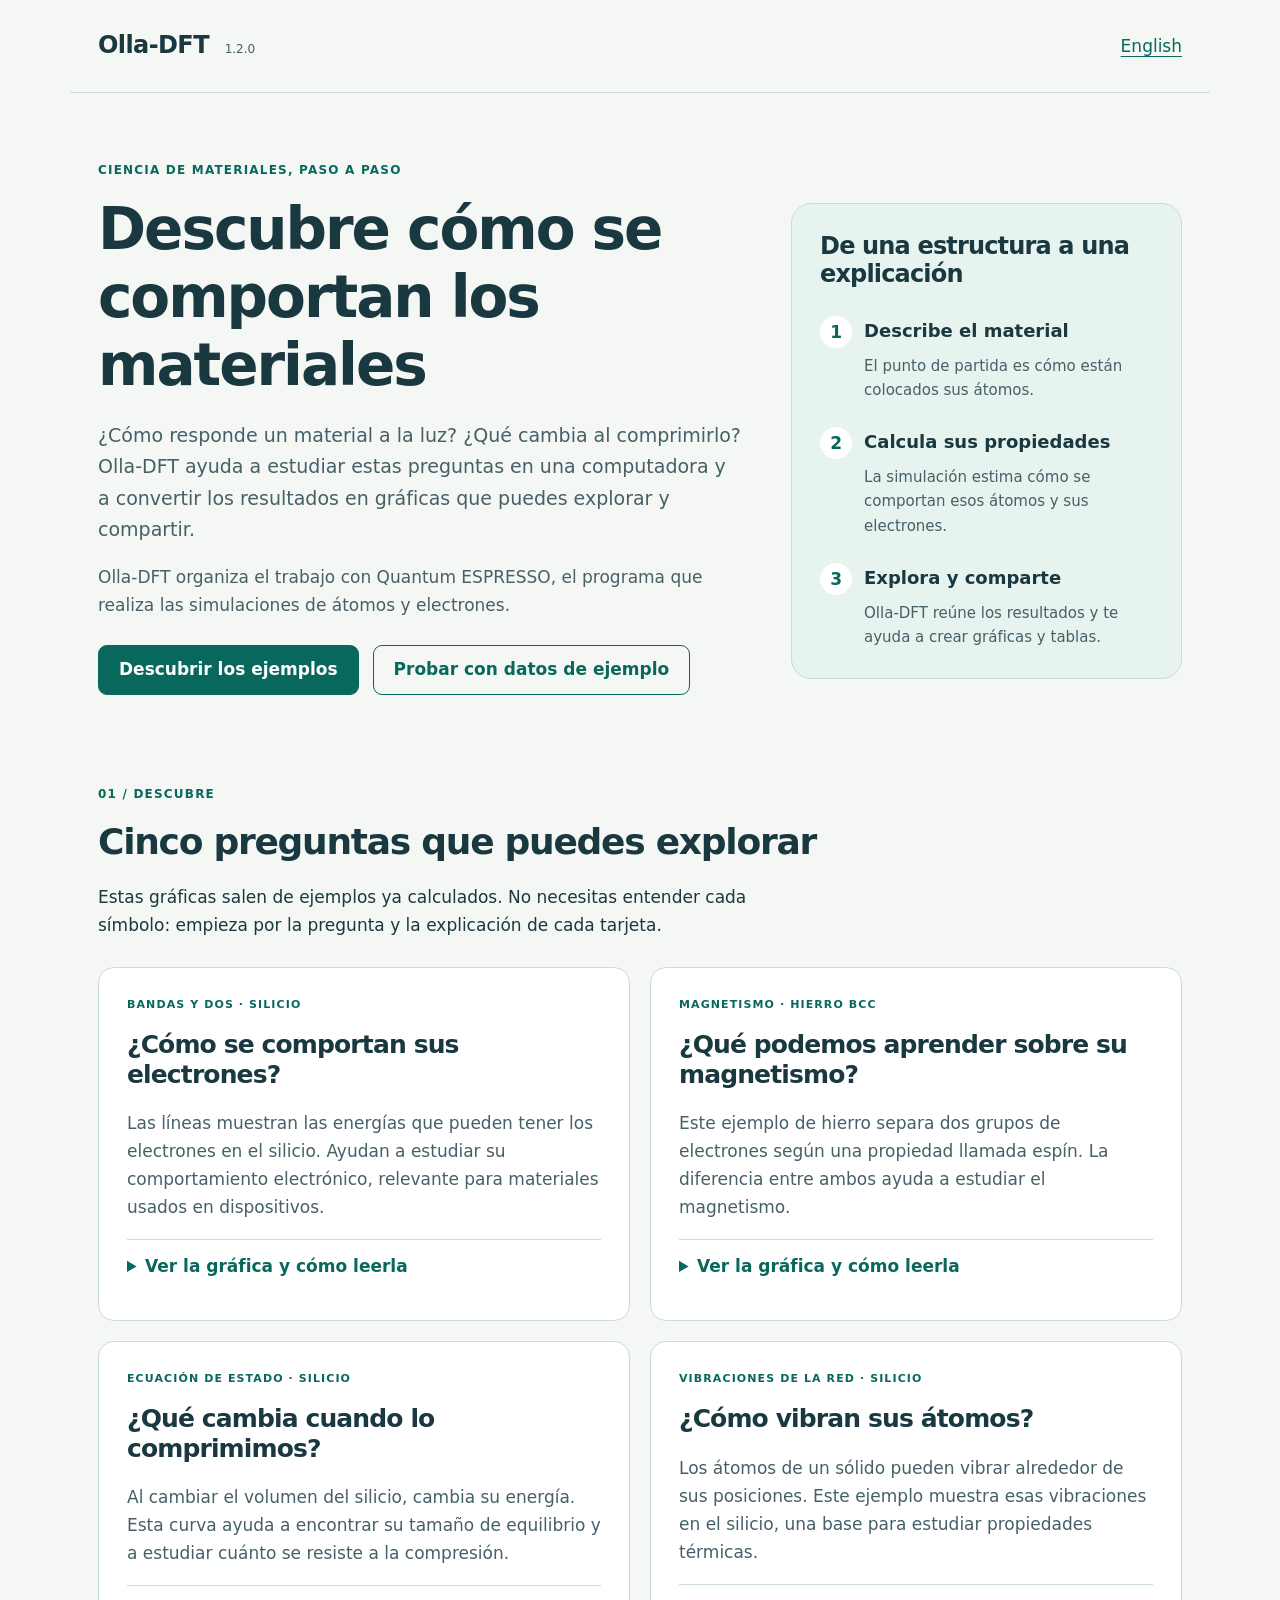
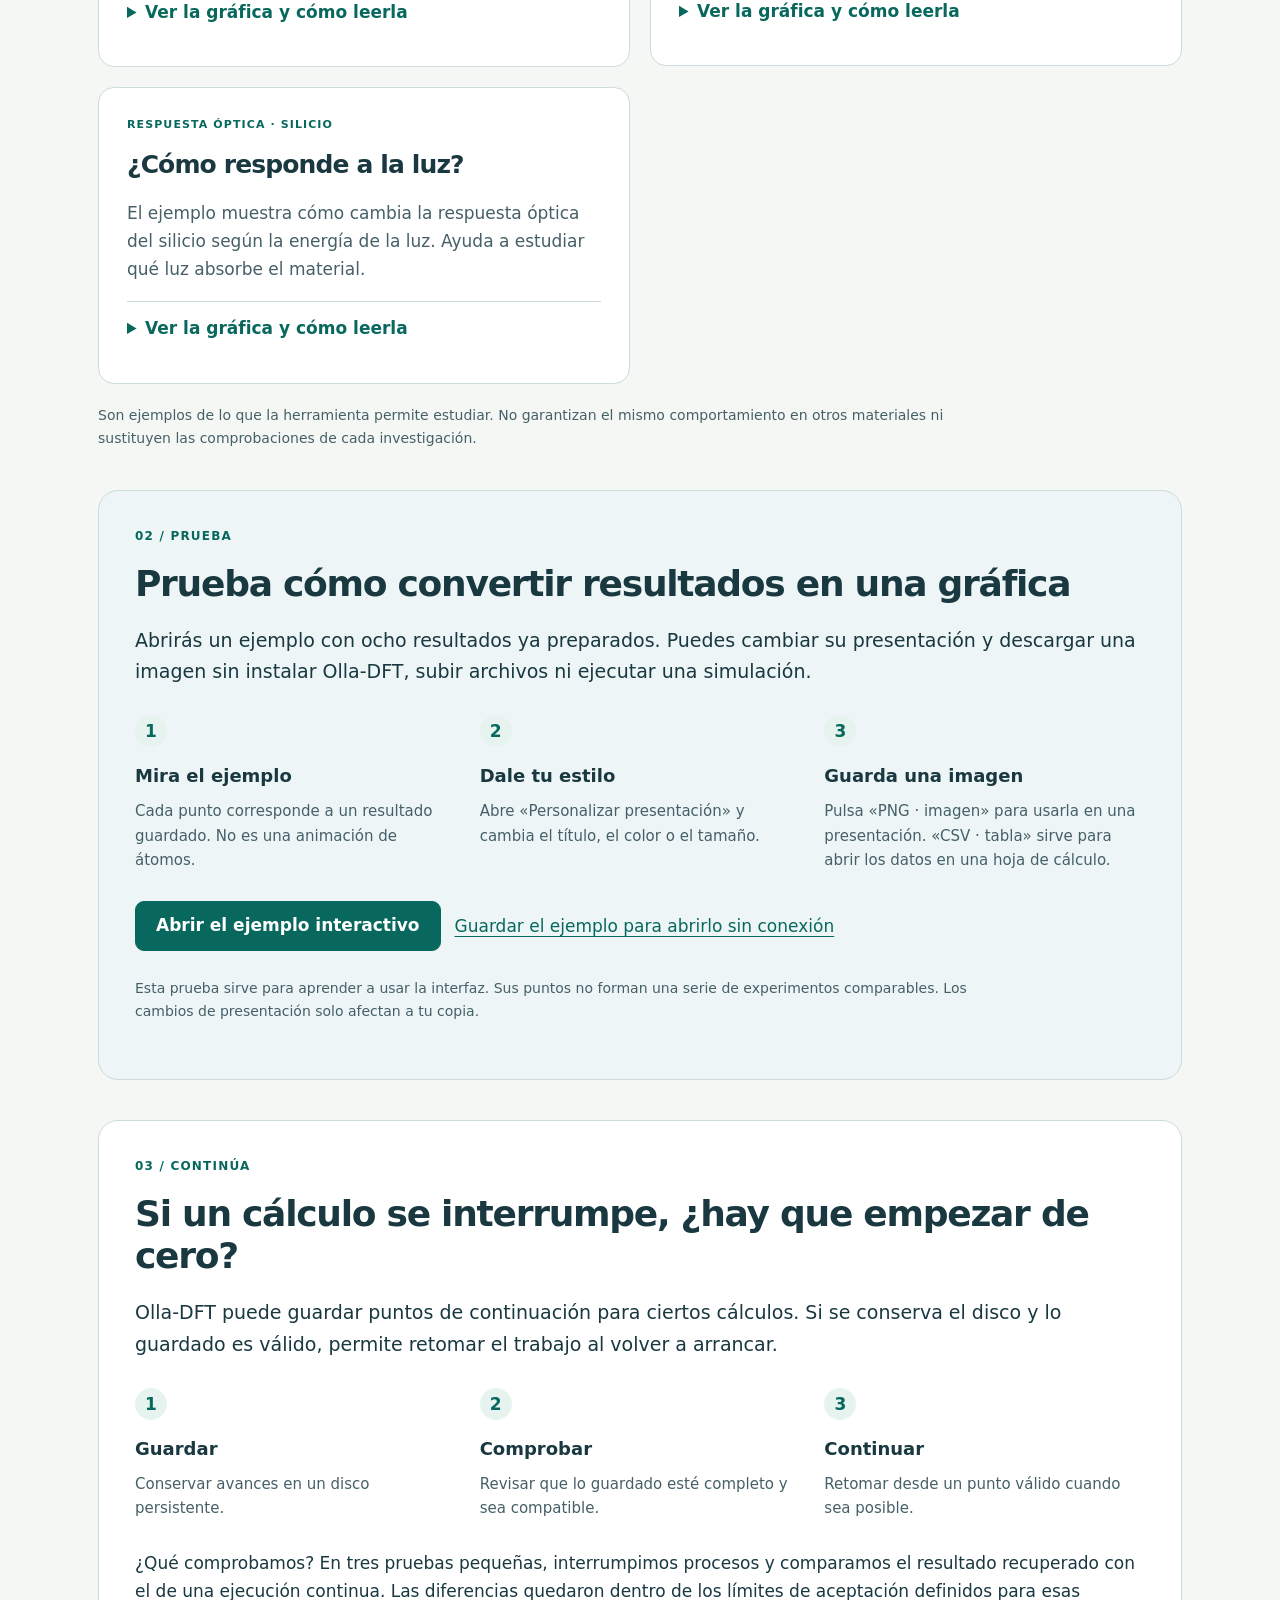
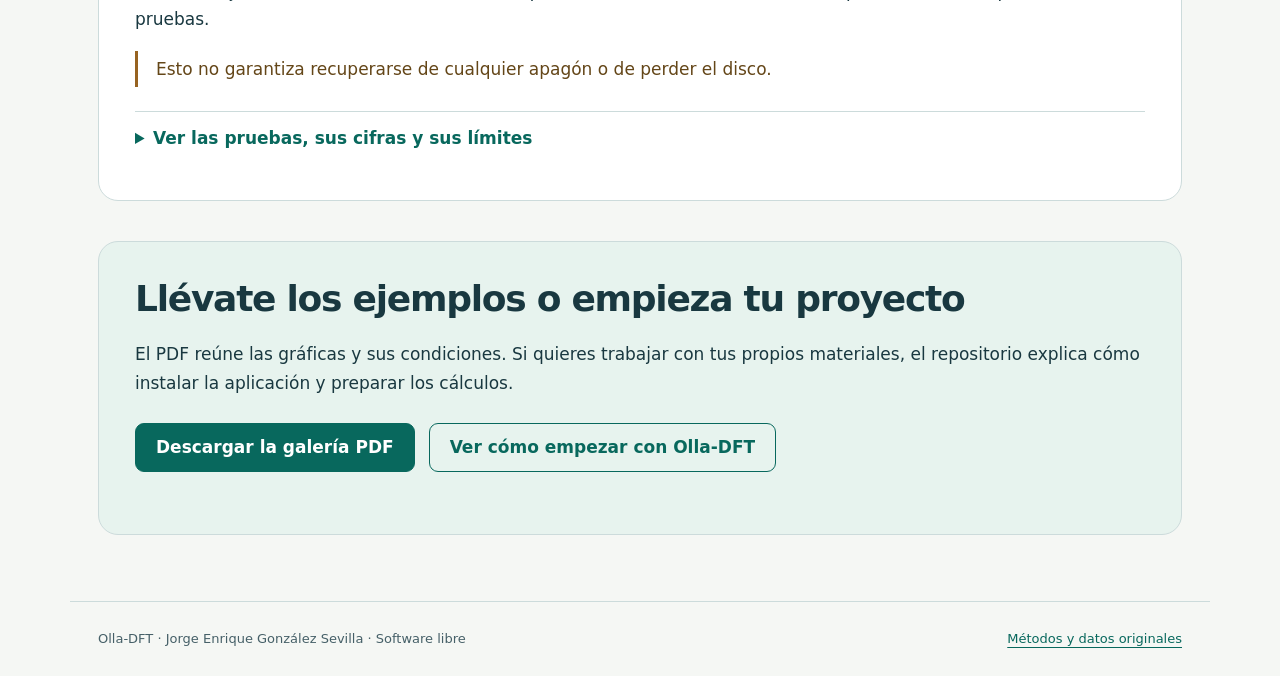
<file: docs/publication-1.2.0/index.html>
<!doctype html>
<html lang="es"><head><meta charset="utf-8"><meta name="viewport" content="width=device-width,initial-scale=1">
<title>Olla-DFT · Descubre cómo se comportan los materiales</title><meta name="description" content="¿Cómo responde un material a la luz? ¿Qué cambia al comprimirlo? Olla-DFT ayuda a estudiar estas preguntas en una computadora y a convertir los resultados en gráficas que puedes explorar y compartir."><link rel="stylesheet" href="public-page.css"></head>
<body><a class="skip" href="#main">Ir al contenido</a>
<header><a class="brand" href="index.html">Olla-DFT <span>1.2.0</span></a><a href="index-en.html" lang="en">English</a></header>
<main id="main"><section class="hero"><div><p class="eyebrow">CIENCIA DE MATERIALES, PASO A PASO</p><h1>Descubre cómo se comportan los materiales</h1><p class="lead">¿Cómo responde un material a la luz? ¿Qué cambia al comprimirlo? Olla-DFT ayuda a estudiar estas preguntas en una computadora y a convertir los resultados en gráficas que puedes explorar y compartir.</p><p>Olla-DFT organiza el trabajo con Quantum ESPRESSO, el programa que realiza las simulaciones de átomos y electrones.</p>
<div class="actions"><a class="button" href="#examples">Descubrir los ejemplos</a><a class="button secondary" href="#try">Probar con datos de ejemplo</a></div></div>
<aside class="workflow"><h2>De una estructura a una explicación</h2><ol class="steps"><li><strong>Describe el material</strong><p>El punto de partida es cómo están colocados sus átomos.</p></li><li><strong>Calcula sus propiedades</strong><p>La simulación estima cómo se comportan esos átomos y sus electrones.</p></li><li><strong>Explora y comparte</strong><p>Olla-DFT reúne los resultados y te ayuda a crear gráficas y tablas.</p></li></ol></aside></section>
<section id="examples"><div class="section-heading"><p class="eyebrow">01 / DESCUBRE</p><h2>Cinco preguntas que puedes explorar</h2><p>Estas gráficas salen de ejemplos ya calculados. No necesitas entender cada símbolo: empieza por la pregunta y la explicación de cada tarjeta.</p></div>
<div class="examples"><article class="example"><p class="eyebrow">Bandas y DOS · silicio</p>
<h3>¿Cómo se comportan sus electrones?</h3><p>Las líneas muestran las energías que pueden tener los electrones en el silicio. Ayudan a estudiar su comportamiento electrónico, relevante para materiales usados en dispositivos.</p>
<details class="chart"><summary>Ver la gráfica y cómo leerla</summary>
<a href="gallery/bands.png"><img loading="lazy" src="gallery/bands.png" alt="Bandas y DOS · silicio"></a>
<p>Leer la gráfica: la separación entre grupos de líneas se llama «gap». Es una propiedad calculada; su valor depende del método utilizado.</p><details class="conditions"><summary>Condiciones científicas del ejemplo</summary><p>Ejemplo LDA; gap calculado de 0,52 eV. No equivale al gap experimental.</p>
<a href="https://github.com/jorgegonzalezsevilla/olla-dft/tree/v1.2.0/examples/demo_Si">Consultar los archivos del cálculo</a></details></details></article><article class="example"><p class="eyebrow">Magnetismo · hierro bcc</p>
<h3>¿Qué podemos aprender sobre su magnetismo?</h3><p>Este ejemplo de hierro separa dos grupos de electrones según una propiedad llamada espín. La diferencia entre ambos ayuda a estudiar el magnetismo.</p>
<details class="chart"><summary>Ver la gráfica y cómo leerla</summary>
<a href="gallery/spin.png"><img loading="lazy" src="gallery/spin.png" alt="Magnetismo · hierro bcc"></a>
<p>Leer la gráfica: las curvas se dibujan a lados opuestos para distinguir los dos grupos. La parte inferior no representa una cantidad negativa de electrones.</p><details class="conditions"><summary>Condiciones científicas del ejemplo</summary><p>DOS resuelta por espín de un ejemplo ferromagnético. Canales opuestos por convención gráfica.</p>
<a href="https://github.com/jorgegonzalezsevilla/olla-dft/tree/v1.2.0/examples/demo_Fe">Consultar los archivos del cálculo</a></details></details></article><article class="example"><p class="eyebrow">Ecuación de estado · silicio</p>
<h3>¿Qué cambia cuando lo comprimimos?</h3><p>Al cambiar el volumen del silicio, cambia su energía. Esta curva ayuda a encontrar su tamaño de equilibrio y a estudiar cuánto se resiste a la compresión.</p>
<details class="chart"><summary>Ver la gráfica y cómo leerla</summary>
<a href="gallery/eos.png"><img loading="lazy" src="gallery/eos.png" alt="Ecuación de estado · silicio"></a>
<p>Leer la gráfica: los puntos son resultados calculados y la línea es un ajuste. La parte más baja señala el volumen preferido dentro de este modelo.</p><details class="conditions"><summary>Condiciones científicas del ejemplo</summary><p>Energía frente a volumen y residuos del ajuste Birch–Murnaghan. Ejemplo LDA.</p>
<a href="https://github.com/jorgegonzalezsevilla/olla-dft/tree/v1.2.0/examples/demo_calculo">Consultar los archivos del cálculo</a></details></details></article><article class="example"><p class="eyebrow">Vibraciones de la red · silicio</p>
<h3>¿Cómo vibran sus átomos?</h3><p>Los átomos de un sólido pueden vibrar alrededor de sus posiciones. Este ejemplo muestra esas vibraciones en el silicio, una base para estudiar propiedades térmicas.</p>
<details class="chart"><summary>Ver la gráfica y cómo leerla</summary>
<a href="gallery/phonons.png"><img loading="lazy" src="gallery/phonons.png" alt="Vibraciones de la red · silicio"></a>
<p>Leer la gráfica: cada curva representa una forma de vibración. Las alturas indican frecuencias, no el movimiento de un átomo a lo largo del tiempo.</p><details class="conditions"><summary>Condiciones científicas del ejemplo</summary><p>Dispersión y DOS de fonones. Ejemplo LDA, malla q de 2×2×2; no implica convergencia para otros materiales.</p>
<a href="https://github.com/jorgegonzalezsevilla/olla-dft/tree/v1.2.0/examples/demo_propiedades">Consultar los archivos del cálculo</a></details></details></article><article class="example"><p class="eyebrow">Respuesta óptica · silicio</p>
<h3>¿Cómo responde a la luz?</h3><p>El ejemplo muestra cómo cambia la respuesta óptica del silicio según la energía de la luz. Ayuda a estudiar qué luz absorbe el material.</p>
<details class="chart"><summary>Ver la gráfica y cómo leerla</summary>
<a href="gallery/optics.png"><img loading="lazy" src="gallery/optics.png" alt="Respuesta óptica · silicio"></a>
<p>Leer la gráfica: las distintas curvas describen aspectos de esa respuesta. La estimación óptica mostrada no es el mismo valor que el gap electrónico de la primera tarjeta.</p><details class="conditions"><summary>Condiciones científicas del ejemplo</summary><p>Funciones ópticas del ejemplo: corrección scissor de 0,65 eV. El ajuste óptico mostrado no es el gap electrónico indirecto.</p>
<a href="https://github.com/jorgegonzalezsevilla/olla-dft/tree/v1.2.0/examples/demo_propiedades">Consultar los archivos del cálculo</a></details></details></article></div><p class="fine">Son ejemplos de lo que la herramienta permite estudiar. No garantizan el mismo comportamiento en otros materiales ni sustituyen las comprobaciones de cada investigación.</p></section>
<section id="try" class="panel try"><p class="eyebrow">02 / PRUEBA</p><h2>Prueba cómo convertir resultados en una gráfica</h2><p class="lead">Abrirás un ejemplo con ocho resultados ya preparados. Puedes cambiar su presentación y descargar una imagen sin instalar Olla-DFT, subir archivos ni ejecutar una simulación.</p><ol class="steps"><li><strong>Mira el ejemplo</strong><p>Cada punto corresponde a un resultado guardado. No es una animación de átomos.</p></li><li><strong>Dale tu estilo</strong><p>Abre «Personalizar presentación» y cambia el título, el color o el tamaño.</p></li><li><strong>Guarda una imagen</strong><p>Pulsa «PNG · imagen» para usarla en una presentación. «CSV · tabla» sirve para abrir los datos en una hoja de cálculo.</p></li></ol>
<div class="actions"><a class="button" href="explorer.html">Abrir el ejemplo interactivo</a><a href="explorer.html" download>Guardar el ejemplo para abrirlo sin conexión</a></div><p class="fine">Esta prueba sirve para aprender a usar la interfaz. Sus puntos no forman una serie de experimentos comparables. Los cambios de presentación solo afectan a tu copia.</p></section>
<section id="recovery" class="panel"><p class="eyebrow">03 / CONTINÚA</p><h2>Si un cálculo se interrumpe, ¿hay que empezar de cero?</h2><p class="lead">Olla-DFT puede guardar puntos de continuación para ciertos cálculos. Si se conserva el disco y lo guardado es válido, permite retomar el trabajo al volver a arrancar.</p><ol class="steps"><li><strong>Guardar</strong><p>Conservar avances en un disco persistente.</p></li><li><strong>Comprobar</strong><p>Revisar que lo guardado esté completo y sea compatible.</p></li><li><strong>Continuar</strong><p>Retomar desde un punto válido cuando sea posible.</p></li></ol>
<p>¿Qué comprobamos? En tres pruebas pequeñas, interrumpimos procesos y comparamos el resultado recuperado con el de una ejecución continua. Las diferencias quedaron dentro de los límites de aceptación definidos para esas pruebas.</p><p class="note">Esto no garantiza recuperarse de cualquier apagón o de perder el disco.</p>
<details class="evidence"><summary>Ver las pruebas, sus cifras y sus límites</summary><p>Cómo leer esta figura: cada marca indica cuánto difiere un resultado recuperado del continuo. La línea del 100 % es el límite de aceptación; las marcas quedan por debajo. Un 0 significa coincidencia a la precisión registrada, no exactitud física absoluta.</p><img loading="lazy" src="recovery-es.png" alt="Cómo leer esta figura: cada marca indica cuánto difiere un resultado recuperado del continuo. La línea del 100 % es el límite de aceptación; las marcas quedan por debajo. Un 0 significa coincidencia a la precisión registrada, no exactitud física absoluta."><p>QE 7.4 serial; una pareja SCF, una relax y una vc-relax, sin repeticiones estadísticas. Mismos inputs y entorno dentro de cada pareja. Se simularon cortes de procesos locales; no apagones físicos ni pérdida del disco.</p>
<p class="downloads"><a href="recovery-es.pdf">PDF</a><a href="recovery-es.svg">SVG</a><a href="validation.csv">CSV</a><a href="validation.json">JSON</a></p>
<details><summary>Consultar la tabla de cifras</summary><div class="scroll" tabindex="0" role="region" aria-label="Consultar la tabla de cifras"><table><thead><tr><th scope="col">Caso</th><th scope="col">Propiedad / unidad</th><th scope="col">Diferencia máxima</th><th scope="col">Límite de aceptación</th></tr></thead><tbody><tr><td>si-displaced</td><td>energy_Ry</td><td>0.0</td><td>1e-07</td></tr><tr><td>si-displaced</td><td>forces_Ry_bohr</td><td>0.0</td><td>1e-06</td></tr><tr><td>si-displaced</td><td>stress_Ry_bohr3</td><td>0.0</td><td>1e-08</td></tr><tr><td>si-displaced</td><td>positions_bohr</td><td>0.0</td><td>1e-06</td></tr><tr><td>si-displaced</td><td>cell_bohr</td><td>0.0</td><td>1e-06</td></tr><tr><td>relax</td><td>energy_Ry</td><td>0.0</td><td>1e-07</td></tr><tr><td>relax</td><td>forces_Ry_bohr</td><td>0.0</td><td>1e-06</td></tr><tr><td>relax</td><td>stress_Ry_bohr3</td><td>0.0</td><td>1e-08</td></tr><tr><td>relax</td><td>positions_bohr</td><td>0.0</td><td>1e-06</td></tr><tr><td>relax</td><td>cell_bohr</td><td>0.0</td><td>1e-06</td></tr><tr><td>vc-relax-v2</td><td>energy_Ry</td><td>1.879563171769405e-11</td><td>1e-07</td></tr><tr><td>vc-relax-v2</td><td>forces_Ry_bohr</td><td>2.2702537046715987e-08</td><td>1e-06</td></tr><tr><td>vc-relax-v2</td><td>stress_Ry_bohr3</td><td>1.0853130425621979e-09</td><td>1e-08</td></tr><tr><td>vc-relax-v2</td><td>positions_bohr</td><td>1.0571669895043101e-07</td><td>1e-06</td></tr><tr><td>vc-relax-v2</td><td>cell_bohr</td><td>2.7883375253168197e-07</td><td>1e-06</td></tr></tbody></table></div></details></details></section>
<section class="panel take"><h2>Llévate los ejemplos o empieza tu proyecto</h2><p>El PDF reúne las gráficas y sus condiciones. Si quieres trabajar con tus propios materiales, el repositorio explica cómo instalar la aplicación y preparar los cálculos.</p><div class="actions"><a class="button" href="gallery/olla-dft-gallery-es.pdf">Descargar la galería PDF</a><a class="button secondary" href="https://github.com/jorgegonzalezsevilla/olla-dft/blob/main/README.es.md">Ver cómo empezar con Olla-DFT</a></div></section>
</main><footer><p>Olla-DFT · Jorge Enrique González Sevilla · Software libre</p><a href="https://github.com/jorgegonzalezsevilla/olla-dft-bench/tree/main/docs/publication-1.2.0">Métodos y datos originales</a></footer></body></html>
</file>
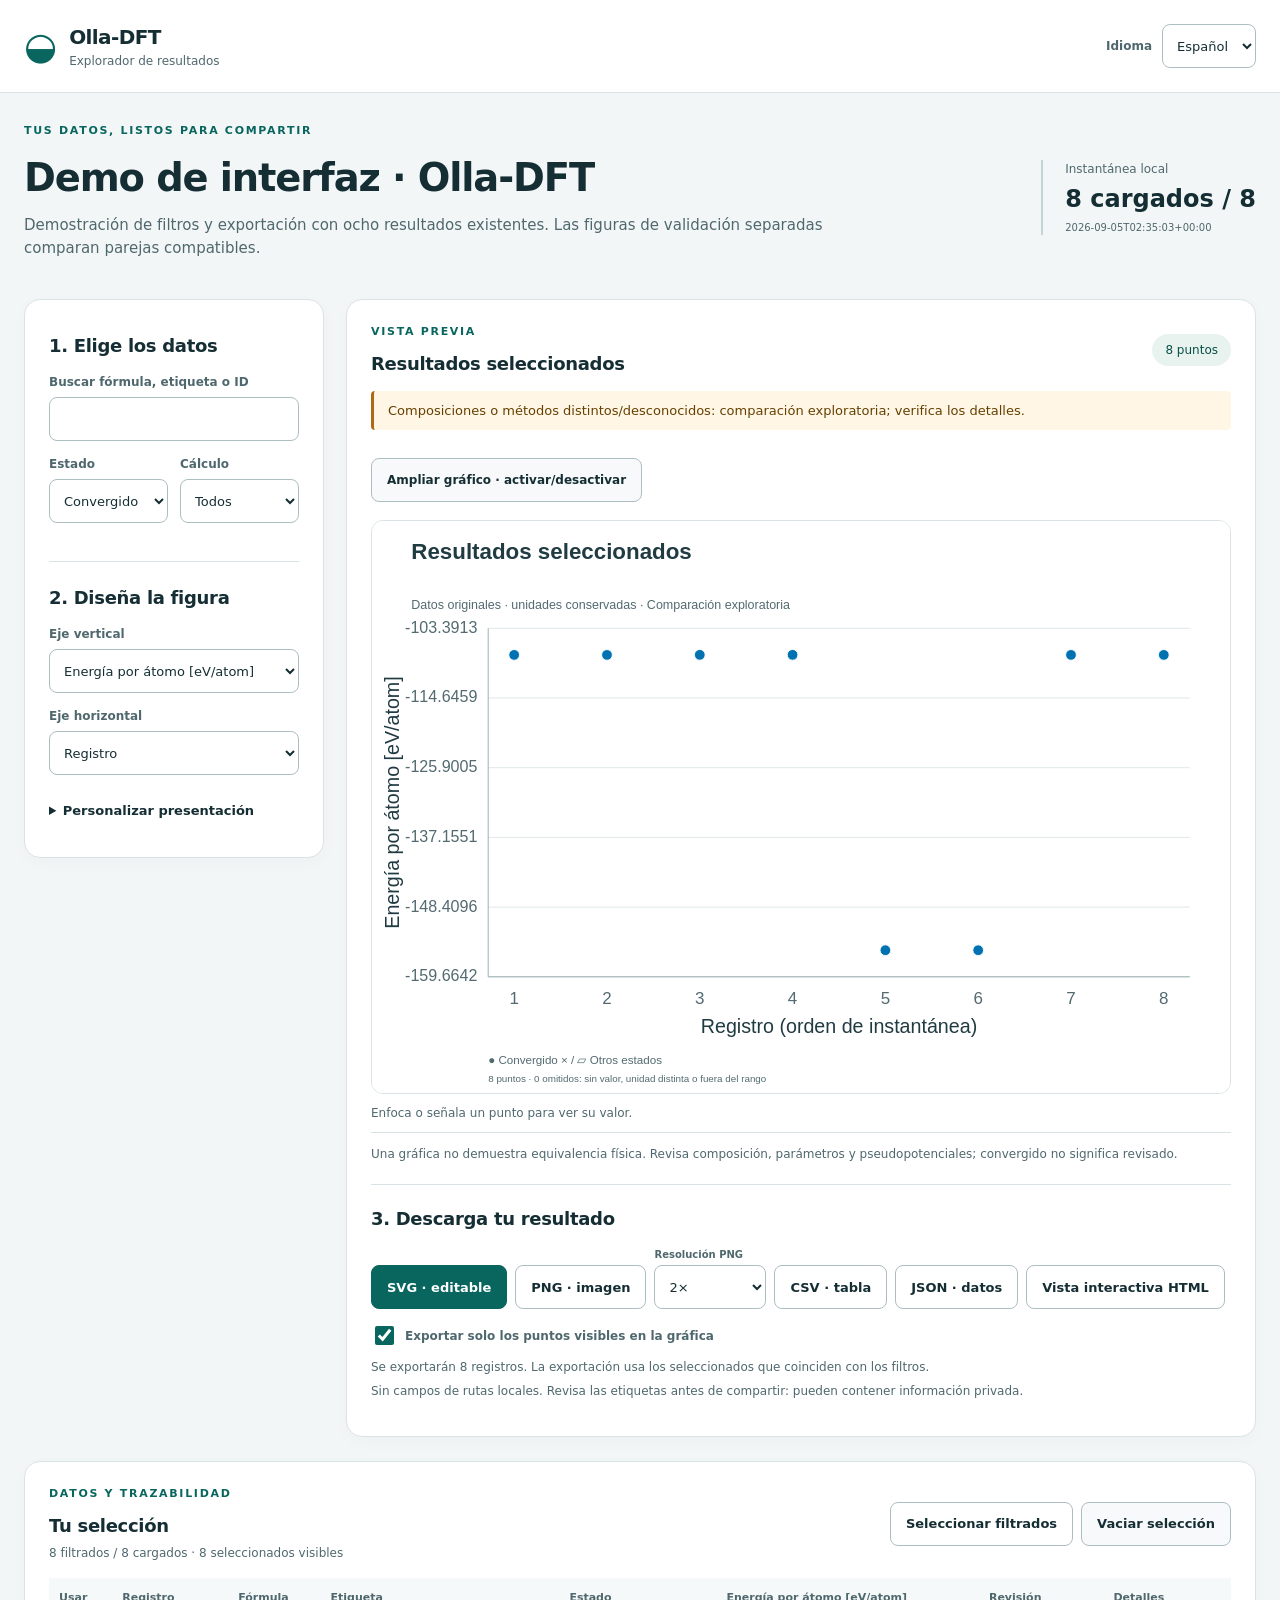
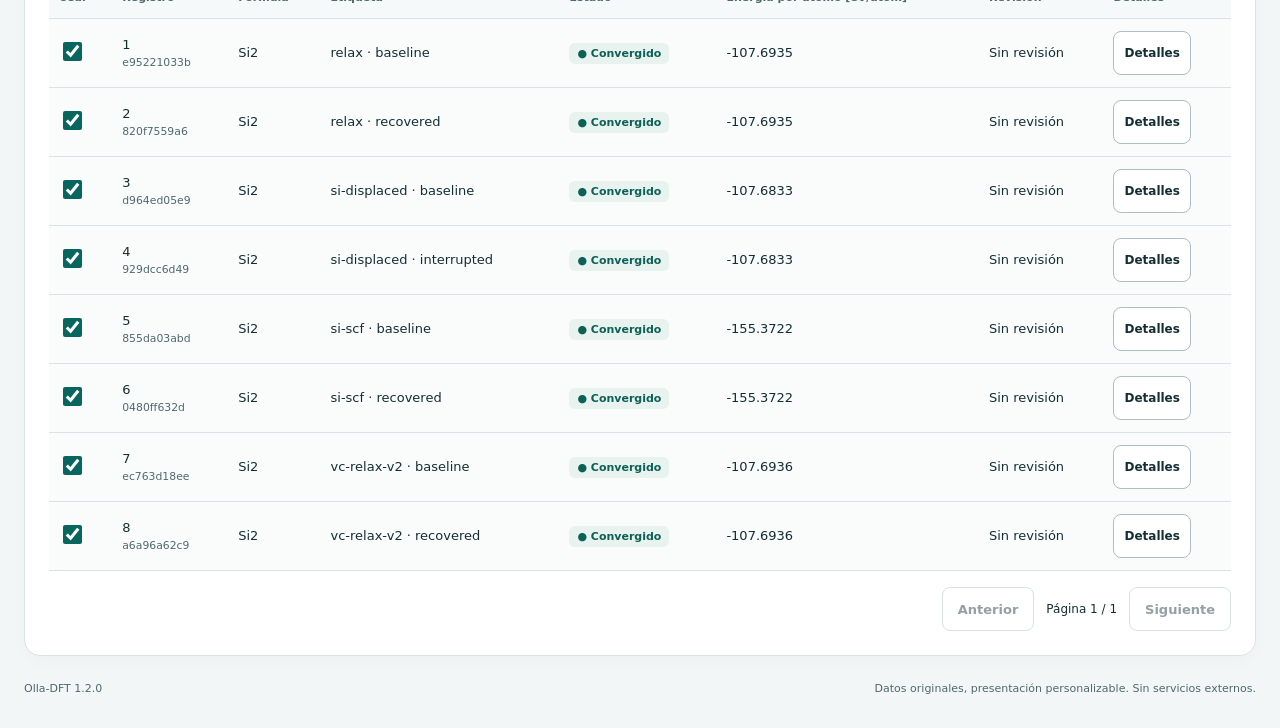
<file: docs/publication-1.2.0/explorer.html>
<!doctype html>
<html lang="es"><head><meta charset="utf-8"><meta name="viewport" content="width=device-width,initial-scale=1"><title>Silicio · cálculos y recuperación · Olla-DFT</title><style>:root{color-scheme:light;--bg:#f3f6f7;--paper:#fff;--ink:#152e34;--muted:#4f686e;--line:#d9e3e5;--teal:#09665f;--soft:#e8f2ef}*{box-sizing:border-box}body{margin:0;background:var(--bg);color:var(--ink);font:15px/1.5 system-ui,-apple-system,Segoe UI,sans-serif}header{padding:22px max(24px,calc((100vw - 1440px)/2));display:flex;justify-content:space-between;align-items:center;background:white;border-bottom:1px solid var(--line)}.brand{display:flex;align-items:center;gap:12px}.mark{font-size:38px;color:var(--teal);line-height:1}.brand b{font-size:20px;letter-spacing:-.6px}.brand div>span{display:block;color:var(--muted);font-size:12px}.language{display:flex;align-items:center;gap:10px;font-size:13px}main{max-width:1440px;margin:auto;padding:30px 24px}h1,h2,h3,p{margin-top:0}h1{font-size:clamp(26px,3vw,40px);letter-spacing:-1.1px;margin-bottom:8px;overflow-wrap:anywhere}h2{font-size:18px;letter-spacing:-.3px}p{margin-bottom:12px}.eyebrow{font-size:11px;font-weight:750;letter-spacing:1.7px;color:var(--teal);margin:0 0 9px}.intro{display:flex;justify-content:space-between;gap:28px;align-items:center;margin-bottom:28px}.intro>div:first-child{max-width:850px}.intro p:not(.eyebrow){color:var(--muted)}.snapshot{flex-shrink:0;border-left:2px solid #c2d5d3;padding-left:22px;display:grid;gap:3px;font-size:12px;color:var(--muted)}.snapshot b{font-size:24px;color:var(--ink)}.workspace{display:grid;grid-template-columns:300px minmax(0,1fr);gap:22px;align-items:start}.panel{background:var(--paper);border:1px solid var(--line);border-radius:16px;box-shadow:0 5px 18px #15383206;padding:24px}.controls h2{margin:8px 0 14px}.controls h2:not(:first-child){padding-top:22px;border-top:1px solid var(--line);margin-top:24px}label{display:block}label>span{display:block;font-size:12px;font-weight:600;margin-bottom:6px;color:var(--muted)}input:not([type=checkbox]),select{width:100%;height:44px;background:#fff;color:var(--ink);border:1px solid #adbec2;border-radius:8px;padding:8px 10px;font:inherit;font-size:13px}label{margin-bottom:14px}.pair{display:grid;grid-template-columns:1fr 1fr;gap:12px}.language select{width:auto}.language>span{margin:0}.language{margin:0}summary{cursor:pointer;min-height:44px;padding:12px 0;font-weight:600;font-size:13px}.preview-head,.table-head{display:flex;align-items:center;justify-content:space-between;gap:14px}.preview-head h2{margin:0;overflow-wrap:anywhere}.pill{background:var(--soft);color:#075047;padding:7px 13px;border-radius:999px;font-size:12px;white-space:nowrap}.chart-wrap{width:100%;overflow:auto;border:1px solid var(--line);border-radius:12px;margin-top:18px;background:white}.chart-wrap svg{display:block;width:100%;height:auto;min-width:320px}.chart-wrap [tabindex]:focus{outline:3px solid #a54b00;outline-offset:4px}.point-info{padding:10px 0;margin:0;color:var(--muted);font-size:12px;min-height:38px}.scientific-note{font-size:12px;color:var(--muted);padding-top:12px;border-top:1px solid var(--line);line-height:1.6}.notice{font-size:13px;border-left:3px solid #ac6b10;background:#fff6e5;color:#654000;padding:10px 14px;border-radius:4px;margin:14px 0}.notice:empty{display:none}.export{border-top:1px solid var(--line);padding-top:20px;margin-top:20px}.export-buttons{display:flex;flex-wrap:wrap;gap:8px;align-items:end;margin-bottom:14px}button{font:600 13px system-ui;background:#fff;border:1px solid #adbec2;border-radius:8px;color:var(--ink);padding:10px 15px;min-height:44px;cursor:pointer}button:hover{background:var(--soft);border-color:#568e86}.primary{background:var(--teal);border-color:var(--teal);color:#fff}.primary:hover{background:#074f49;color:white}.subtle{background:#f7f9fa}button:disabled{opacity:.45;cursor:not-allowed}.scale{margin:0;width:112px}.scale>span{font-size:10px;margin:0 0 3px}.scale select{height:44px}.check{display:flex;align-items:center;gap:8px;margin:10px 0}.check span{margin:0}input[type=checkbox]{width:19px;height:19px;accent-color:var(--teal);flex-shrink:0}.muted{color:var(--muted);font-size:12px;margin:6px 0}.table-panel{margin-top:24px}.table-head{margin-bottom:16px}.table-head h2{margin-bottom:5px}.table-head p:not(.eyebrow){color:var(--muted);font-size:12px;margin:0}.table-actions{display:flex;gap:8px;flex-wrap:wrap}.table-scroll{overflow:auto}table{border-collapse:collapse;width:100%;font-size:13px}th{font-size:11px;color:var(--muted);text-align:left;background:#f6f9f9;white-space:nowrap}td,th{padding:12px 10px;border-bottom:1px solid var(--line)}td{white-space:nowrap}td small{display:block;color:var(--muted)}td button{font-size:12px;padding:6px 10px}.badge{font-size:11px;font-weight:600;padding:4px 8px;border-radius:6px;background:#f3eee3;color:#674c19}.badge.ok{background:#e8f2ef;color:#0c6055}tr:has(input:checked){background:#f9fcfb}.pagination{display:flex;justify-content:flex-end;align-items:center;gap:12px;margin-top:16px;font-size:12px}.detail-box{background:#f6f9f9;border-radius:10px;padding:18px;margin-top:18px}.detail-box pre{white-space:pre-wrap;overflow-wrap:anywhere;font-size:12px}footer{padding:25px 0 0;display:flex;justify-content:space-between;gap:20px;font-size:11px;color:var(--muted)}:focus-visible{outline:3px solid #a54b00;outline-offset:3px}.sr,.skip:not(:focus){position:absolute;width:1px;height:1px;overflow:hidden;clip:rect(0,0,0,0);white-space:nowrap}.skip:focus{position:absolute;top:0;left:0;padding:12px;background:white;z-index:10}[hidden]{display:none!important}@media(max-width:950px){.workspace{grid-template-columns:250px minmax(0,1fr)}.panel{padding:18px}.pair{grid-template-columns:1fr;gap:0}.export-buttons button{padding:10px 12px}}@media(max-width:720px){header{padding:16px}.brand div>span{display:none}main{padding:20px 12px}.intro{display:block}.snapshot{margin-top:16px;display:flex;gap:10px;align-items:center;flex-wrap:wrap}.snapshot b{font-size:18px}.workspace{display:block}.controls{margin-bottom:18px}.pair{grid-template-columns:1fr 1fr;gap:10px}.table-head{display:block}.table-actions{margin-top:14px}.preview-head{align-items:start}footer{display:block}.chart-wrap svg{min-width:0}}@media print{header,.controls,.export,.table-actions,.pagination,.skip,.language{display:none}.workspace{display:block}.panel{box-shadow:none;border:0;padding:10px}.preview,.chart-wrap{break-inside:avoid}body{background:white}main{padding:0}.table-scroll{overflow:visible}}

.tag-cell{max-width:230px;overflow:hidden;text-overflow:ellipsis}.point-info{overflow-wrap:anywhere}

.chart-wrap.zoomed svg{min-width:960px}#zoom-chart{margin-top:14px;font-size:12px}
</style></head>
<body><a class="skip" href="#workspace" data-label="skip">Ir al contenido</a>
<header><div class="brand"><span class="mark" aria-hidden="true">◒</span><div><b>Olla-DFT</b><span data-label="studio">Explorador de resultados</span></div></div><label class="language"><span data-label="language">Idioma</span><select id="language"><option value="es">Español</option><option value="en">English</option></select></label></header>
<main id="workspace"><section class="intro"><div><p class="eyebrow" data-label="eyebrow">TUS DATOS, LISTOS PARA COMPARTIR</p><h1 id="project-title">Silicio · cálculos y recuperación</h1><p data-label="intro">Explora, ajusta la figura y descarga el resultado. Todo funciona sin conexión.</p></div><div class="snapshot"><span data-label="snapshot">Instantánea local</span><b id="loaded-count"></b><small id="generated"></small></div></section>
<p id="restore-note" class="notice" hidden></p><div id="limit-note" class="notice" hidden></div><noscript>Este explorador necesita JavaScript. This explorer requires JavaScript.</noscript>
<div class="workspace"><aside class="panel controls"><h2 data-label="choose">1. Elige los datos</h2>
<label><span data-label="search">Buscar fórmula, etiqueta o ID</span><input id="search" type="search" autocomplete="off"></label>
<div class="pair"><label><span data-label="state">Estado</span><select id="status"><option value="converged" data-label="converged">Convergidos</option><option value="all" data-label="all">Todos</option><option value="not_converged" data-label="not_converged">No convergidos</option><option value="parsed" data-label="parsed">Leídos</option><option value="parsed_no_energy" data-label="parsed_no_energy">Sin energía</option><option value="invalid" data-label="invalid">Inválidos</option></select></label><label><span data-label="calculation">Cálculo</span><select id="calculation"></select></label></div>
<h2 data-label="figure">2. Diseña la figura</h2><label><span data-label="vertical">Eje vertical</span><select id="metric-y"></select></label><label><span data-label="horizontal">Eje horizontal</span><select id="metric-x"></select></label>
<details><summary data-label="customize">Personalizar presentación</summary><label><span data-label="chartTitle">Título de la figura</span><input id="chart-title" maxlength="110"></label><div class="pair"><label><span data-label="kind">Tipo</span><select id="kind"><option value="points" data-label="points">Puntos</option><option value="bars" data-label="bars">Barras</option></select></label><label><span data-label="color">Color</span><select id="color"><option value="#0072B2" data-label="blue">Azul</option><option value="#007567" data-label="teal">Verde</option><option value="#B34E00" data-label="orange">Naranja</option><option value="#333333" data-label="mono">Grafito</option></select></label></div>
<label><span data-label="size">Tamaño</span><select id="size"><option value="report" data-label="report">Informe · 960 × 640</option><option value="slide" data-label="slide">Presentación · 1280 × 720</option><option value="square" data-label="square">Cuadrado · 960 × 960</option></select></label><label><span data-label="font">Texto</span><select id="font"><option value="18" data-label="compact">Compacto</option><option value="22" data-label="normal">Normal</option><option value="28" data-label="large">Grande</option></select></label>
<div class="pair"><label><span data-label="min">Mínimo Y (opcional)</span><input id="y-min" type="number" step="any"></label><label><span data-label="max">Máximo Y (opcional)</span><input id="y-max" type="number" step="any"></label></div><button id="reset" class="subtle" data-label="reset">Restablecer presentación</button></details>
</aside><section class="panel preview"><div class="preview-head"><div><p class="eyebrow" data-label="preview">VISTA PREVIA</p><h2 id="figure-heading"></h2></div><span class="pill" id="point-count"></span></div><p class="notice" id="plot-warning" role="status" aria-live="polite"></p><button id="zoom-chart" class="subtle" aria-pressed="false" data-label="zoom">Ampliar gráfico</button><div class="chart-wrap" id="chart-wrap"></div><p id="point-info" class="point-info" data-label="pointHint">Enfoca o señala un punto para ver su valor.</p><p class="scientific-note" data-label="scientific">Comparar gráficas no demuestra equivalencia física. Revisa composición, parámetros y pseudopotenciales; convergido no significa revisado.</p>
<div class="export"><h2 data-label="download">3. Descarga tu resultado</h2><div class="export-buttons"><button id="save-svg" data-label="saveSvg" class="primary">SVG</button><button id="save-png" data-label="savePng">PNG</button><label class="scale"><span data-label="resolution">Resolución PNG</span><select id="scale"><option value="1">1×</option><option value="2" selected>2×</option></select></label><button id="save-csv" data-label="saveCsv">CSV</button><button id="save-json" data-label="saveJson">JSON</button><button id="save-html" data-label="saveHtml">Vista interactiva HTML</button></div><label class="check"><input id="plot-only" type="checkbox" checked><span data-label="plotOnly">Exportar solo los puntos visibles en la gráfica</span></label><p id="export-scope" class="muted"></p><p class="muted" data-label="privacy">Sin rutas locales. Revisa las etiquetas antes de compartir; pueden contener información privada.</p><p id="download-status" role="status" aria-live="polite"></p></div></section></div>
<section class="panel table-panel"><div class="table-head"><div><p class="eyebrow" data-label="trace">DATOS Y TRAZABILIDAD</p><h2 data-label="selection">Tu selección</h2><p id="selection-status" aria-live="polite"></p></div><div class="table-actions"><button id="select-all" data-label="selectAll">Seleccionar filtrados</button><button id="clear" class="subtle" data-label="clear">Vaciar selección</button></div></div><div class="table-scroll" tabindex="0" role="region" data-aria="tableRegion"><table><caption class="sr" data-label="selection">Tu selección</caption><thead><tr><th data-label="use" scope="col">Usar</th><th data-label="record" scope="col">Registro</th><th scope="col" data-label="formula">Fórmula</th><th scope="col" data-label="tag">Etiqueta</th><th scope="col" data-label="state">Estado</th><th scope="col" id="value-heading"></th><th scope="col" data-label="review">Revisión</th><th scope="col" data-label="details">Detalles</th></tr></thead><tbody id="rows"></tbody></table></div><p id="empty-table" data-label="empty" hidden>No hay resultados con estos filtros. Prueba «Todos» o borra la búsqueda.</p><div class="pagination"><button id="previous" data-label="previous">Anterior</button><span id="page-count"></span><button id="next" data-label="next">Siguiente</button></div><div id="record-details" class="detail-box" hidden><h3 data-label="provenance">Procedencia del resultado</h3><pre id="detail-text"></pre></div></section>
<footer><span>Olla-DFT <span id="version"></span></span><span data-label="footer">Datos originales, presentación personalizable. Sin servicios externos.</span></footer></main>
<script id="studio-data" type="application/json">{"schema_version": 1, "qekit_version": "1.2.0", "generated": "2026-09-05T02:35:03+00:00", "title": "Demo de interfaz · Olla-DFT", "language": "es", "total_count": 8, "rows": [{"id": "e95221033b0d6dc66973271ccb68d582", "index": 1, "formula": "Si2", "calculation": "relax", "status": "converged", "converged": true, "tag": "relax · baseline", "review": "unreviewed", "metrics": {"energy_per_atom": {"value": -107.69346249493825, "unit": "eV/atom"}, "energy_total": {"value": -215.3869249898765, "unit": "eV"}, "gap": {"value": null, "unit": "eV", "reason": "missing_or_nonfinite"}, "magnetization": {"value": null, "unit": "mu_B/cell", "reason": "missing_or_nonfinite"}, "max_force": {"value": 0.0004089519431340909, "unit": "eV/angstrom"}, "pressure": {"value": -0.37997861169568514, "unit": "GPa"}, "volume": {"value": 39.31370032298773, "unit": "angstrom^3"}, "wall_time": {"value": 0.8646719455718994, "unit": "s"}}, "source_sha256": "591181a03f43b0d7200eedb661e300a0f67085015e2d01b91a7fa34d2f8efc60", "method_sha256": "ca6ac8b5996d42ed218fe8773570d7fdbb7554dcaf4e32ac03b26bbe82d4f67d", "method_known": true, "parameters": {"degauss_Ry": null, "ecutrho_Ry": 72.0, "ecutwfc_Ry": 18.0, "functional": "PZ", "kgrid": [4, 4, 4], "kshift": [0, 0, 0], "nspin": 1, "occupations": "fixed", "smearing": ""}, "ingested": "2026-09-05T02:20:34+00:00"}, {"id": "820f7559a6c0557a53d25133f510e1ae", "index": 2, "formula": "Si2", "calculation": "relax", "status": "converged", "converged": true, "tag": "relax · recovered", "review": "unreviewed", "metrics": {"energy_per_atom": {"value": -107.69346249493825, "unit": "eV/atom"}, "energy_total": {"value": -215.3869249898765, "unit": "eV"}, "gap": {"value": null, "unit": "eV", "reason": "missing_or_nonfinite"}, "magnetization": {"value": null, "unit": "mu_B/cell", "reason": "missing_or_nonfinite"}, "max_force": {"value": 0.0004089519431340909, "unit": "eV/angstrom"}, "pressure": {"value": -0.37997861169568514, "unit": "GPa"}, "volume": {"value": 39.31370032298773, "unit": "angstrom^3"}, "wall_time": {"value": 0.8910400867462158, "unit": "s"}}, "source_sha256": "ab9cf232dc6cc74d7dcdc8c24c57dd217a04257f4870947c3e7f8231d74b7dc2", "method_sha256": "ca6ac8b5996d42ed218fe8773570d7fdbb7554dcaf4e32ac03b26bbe82d4f67d", "method_known": true, "parameters": {"degauss_Ry": null, "ecutrho_Ry": 72.0, "ecutwfc_Ry": 18.0, "functional": "PZ", "kgrid": [4, 4, 4], "kshift": [0, 0, 0], "nspin": 1, "occupations": "fixed", "smearing": ""}, "ingested": "2026-09-05T02:20:34+00:00"}, {"id": "d964ed05e98fbb577ab3fb739665dbfd", "index": 3, "formula": "Si2", "calculation": "scf", "status": "converged", "converged": true, "tag": "si-displaced · baseline", "review": "unreviewed", "metrics": {"energy_per_atom": {"value": -107.68333462907601, "unit": "eV/atom"}, "energy_total": {"value": -215.36666925815203, "unit": "eV"}, "gap": {"value": null, "unit": "eV", "reason": "missing_or_nonfinite"}, "magnetization": {"value": null, "unit": "mu_B/cell", "reason": "missing_or_nonfinite"}, "max_force": {"value": 0.7497266476527782, "unit": "eV/angstrom"}, "pressure": {"value": -0.27720481386259394, "unit": "GPa"}, "volume": {"value": 39.31370032298773, "unit": "angstrom^3"}, "wall_time": {"value": 0.4500758647918701, "unit": "s"}}, "source_sha256": "201ae1211e1111773b7f40df03e40b87e654edfcb278a4bd8ce3755fb5ed47c7", "method_sha256": "ca6ac8b5996d42ed218fe8773570d7fdbb7554dcaf4e32ac03b26bbe82d4f67d", "method_known": true, "parameters": {"degauss_Ry": null, "ecutrho_Ry": 72.0, "ecutwfc_Ry": 18.0, "functional": "PZ", "kgrid": [4, 4, 4], "kshift": [0, 0, 0], "nspin": 1, "occupations": "fixed", "smearing": ""}, "ingested": "2026-09-05T02:20:34+00:00"}, {"id": "929dcc6d49c902b4e55c1bc391a17890", "index": 4, "formula": "Si2", "calculation": "scf", "status": "converged", "converged": true, "tag": "si-displaced · interrupted", "review": "unreviewed", "metrics": {"energy_per_atom": {"value": -107.68333462907601, "unit": "eV/atom"}, "energy_total": {"value": -215.36666925815203, "unit": "eV"}, "gap": {"value": null, "unit": "eV", "reason": "missing_or_nonfinite"}, "magnetization": {"value": null, "unit": "mu_B/cell", "reason": "missing_or_nonfinite"}, "max_force": {"value": 0.7497266476527782, "unit": "eV/angstrom"}, "pressure": {"value": -0.27720481386259394, "unit": "GPa"}, "volume": {"value": 39.31370032298773, "unit": "angstrom^3"}, "wall_time": {"value": 0.418856143951416, "unit": "s"}}, "source_sha256": "442bd486195e750ac3418163928beb0d4cc278e1e9814fddfa854218ef3f8038", "method_sha256": "ca6ac8b5996d42ed218fe8773570d7fdbb7554dcaf4e32ac03b26bbe82d4f67d", "method_known": true, "parameters": {"degauss_Ry": null, "ecutrho_Ry": 72.0, "ecutwfc_Ry": 18.0, "functional": "PZ", "kgrid": [4, 4, 4], "kshift": [0, 0, 0], "nspin": 1, "occupations": "fixed", "smearing": ""}, "ingested": "2026-09-05T02:20:34+00:00"}, {"id": "855da03abd61ac5159cb04a209602391", "index": 5, "formula": "Si2", "calculation": "scf", "status": "converged", "converged": true, "tag": "si-scf · baseline", "review": "unreviewed", "metrics": {"energy_per_atom": {"value": -155.37219624920436, "unit": "eV/atom"}, "energy_total": {"value": -310.74439249840873, "unit": "eV"}, "gap": {"value": 0.6155421137080479, "unit": "eV"}, "magnetization": {"value": null, "unit": "mu_B/cell", "reason": "missing_or_nonfinite"}, "max_force": {"value": null, "unit": "eV/angstrom", "reason": "missing_or_nonfinite"}, "pressure": {"value": null, "unit": "GPa", "reason": "missing_or_nonfinite"}, "volume": {"value": 40.01156051408644, "unit": "angstrom^3"}, "wall_time": {"value": 11.46977996826172, "unit": "s"}}, "source_sha256": "c79ac7712435e433dd61d5ab23e87cc128ba6a5f714c5590951edd40a7e78c1f", "method_sha256": "2bd1f009dedc52a4c57171f48d64dac8c050b70f358f1342facf62da67b0f3b7", "method_known": true, "parameters": {"degauss_Ry": null, "ecutrho_Ry": 240.0, "ecutwfc_Ry": 30.0, "functional": "PBE", "kgrid": [8, 8, 8], "kshift": [0, 0, 0], "nspin": 1, "occupations": "fixed", "smearing": ""}, "ingested": "2026-09-05T02:20:34+00:00"}, {"id": "0480ff632de34895f8c6a0790558fdc1", "index": 6, "formula": "Si2", "calculation": "scf", "status": "converged", "converged": true, "tag": "si-scf · recovered", "review": "unreviewed", "metrics": {"energy_per_atom": {"value": -155.3721962497875, "unit": "eV/atom"}, "energy_total": {"value": -310.744392499575, "unit": "eV"}, "gap": {"value": 0.6155503724122093, "unit": "eV"}, "magnetization": {"value": null, "unit": "mu_B/cell", "reason": "missing_or_nonfinite"}, "max_force": {"value": null, "unit": "eV/angstrom", "reason": "missing_or_nonfinite"}, "pressure": {"value": null, "unit": "GPa", "reason": "missing_or_nonfinite"}, "volume": {"value": 40.01156051408644, "unit": "angstrom^3"}, "wall_time": {"value": 9.321160078048706, "unit": "s"}}, "source_sha256": "21dca97a10fe718c13233a05b0016f5fe97e4f7e65b78996ad4f89831e4782ec", "method_sha256": "2bd1f009dedc52a4c57171f48d64dac8c050b70f358f1342facf62da67b0f3b7", "method_known": true, "parameters": {"degauss_Ry": null, "ecutrho_Ry": 240.0, "ecutwfc_Ry": 30.0, "functional": "PBE", "kgrid": [8, 8, 8], "kshift": [0, 0, 0], "nspin": 1, "occupations": "fixed", "smearing": ""}, "ingested": "2026-09-05T02:20:34+00:00"}, {"id": "ec763d18ee8234f1737d78e2c94745bc", "index": 7, "formula": "Si2", "calculation": "vc-relax", "status": "converged", "converged": true, "tag": "vc-relax-v2 · baseline", "review": "unreviewed", "metrics": {"energy_per_atom": {"value": -107.69355014461644, "unit": "eV/atom"}, "energy_total": {"value": -215.38710028923288, "unit": "eV"}, "gap": {"value": null, "unit": "eV", "reason": "missing_or_nonfinite"}, "magnetization": {"value": null, "unit": "mu_B/cell", "reason": "missing_or_nonfinite"}, "max_force": {"value": 7.118917947366631e-05, "unit": "eV/angstrom"}, "pressure": {"value": 0.012199841365730796, "unit": "GPa"}, "volume": {"value": 39.16143776007194, "unit": "angstrom^3"}, "wall_time": {"value": 2.151308059692383, "unit": "s"}}, "source_sha256": "85ae33b8073065e71801eeca12252d8695d92850f0a23edf20f6b5ed2295b0dd", "method_sha256": "ca6ac8b5996d42ed218fe8773570d7fdbb7554dcaf4e32ac03b26bbe82d4f67d", "method_known": true, "parameters": {"degauss_Ry": null, "ecutrho_Ry": 72.0, "ecutwfc_Ry": 18.0, "functional": "PZ", "kgrid": [4, 4, 4], "kshift": [0, 0, 0], "nspin": 1, "occupations": "fixed", "smearing": ""}, "ingested": "2026-09-05T02:20:34+00:00"}, {"id": "a6a96a62c98c4eb761fa38ba29a705f7", "index": 8, "formula": "Si2", "calculation": "vc-relax", "status": "converged", "converged": true, "tag": "vc-relax-v2 · recovered", "review": "unreviewed", "metrics": {"energy_per_atom": {"value": -107.6935501447443, "unit": "eV/atom"}, "energy_total": {"value": -215.3871002894886, "unit": "eV"}, "gap": {"value": null, "unit": "eV", "reason": "missing_or_nonfinite"}, "magnetization": {"value": null, "unit": "mu_B/cell", "reason": "missing_or_nonfinite"}, "max_force": {"value": 7.177288516961632e-05, "unit": "eV/angstrom"}, "pressure": {"value": 0.012215602367595628, "unit": "GPa"}, "volume": {"value": 39.16144020318959, "unit": "angstrom^3"}, "wall_time": {"value": 1.959089040756226, "unit": "s"}}, "source_sha256": "d3ab788a2a030aea974ab6edd29b33a2589b09a9312bbda082ad62cd64a14d5a", "method_sha256": "ca6ac8b5996d42ed218fe8773570d7fdbb7554dcaf4e32ac03b26bbe82d4f67d", "method_known": true, "parameters": {"degauss_Ry": null, "ecutrho_Ry": 72.0, "ecutwfc_Ry": 18.0, "functional": "PZ", "kgrid": [4, 4, 4], "kshift": [0, 0, 0], "nspin": 1, "occupations": "fixed", "smearing": ""}, "ingested": "2026-09-05T02:20:34+00:00"}], "labels": {"es": {"skip": "Ir al contenido", "studio": "Explorador de resultados", "language": "Idioma", "eyebrow": "TUS DATOS, LISTOS PARA COMPARTIR", "intro": "Demostración de filtros y exportación con ocho resultados existentes. Las figuras de validación separadas comparan parejas compatibles.", "snapshot": "Instantánea local", "choose": "1. Elige los datos", "search": "Buscar fórmula, etiqueta o ID", "state": "Estado", "all": "Todos", "converged": "Convergido", "not_converged": "No convergido", "parsed": "Leído, convergencia desconocida", "parsed_no_energy": "Sin energía", "invalid": "Inválido", "calculation": "Cálculo", "figure": "2. Diseña la figura", "vertical": "Eje vertical", "horizontal": "Eje horizontal", "customize": "Personalizar presentación", "chartTitle": "Título de la figura", "kind": "Tipo", "points": "Puntos", "bars": "Barras por registro", "color": "Color", "blue": "Azul", "teal": "Verde", "orange": "Naranja", "mono": "Grafito", "size": "Tamaño de salida", "report": "Informe · 960 × 640", "slide": "Presentación · 1280 × 720", "square": "Cuadrado · 960 × 960", "font": "Tamaño del texto", "compact": "Compacto", "normal": "Normal", "large": "Grande", "min": "Mínimo Y (opcional)", "max": "Máximo Y (opcional)", "reset": "Restablecer presentación", "preview": "VISTA PREVIA", "pointHint": "Enfoca o señala un punto para ver su valor.", "scientific": "Una gráfica no demuestra equivalencia física. Revisa composición, parámetros y pseudopotenciales; convergido no significa revisado.", "download": "3. Descarga tu resultado", "resolution": "Resolución PNG", "saveHtml": "Vista interactiva HTML", "plotOnly": "Exportar solo los puntos visibles en la gráfica", "privacy": "Sin campos de rutas locales. Revisa las etiquetas antes de compartir: pueden contener información privada.", "trace": "DATOS Y TRAZABILIDAD", "selection": "Tu selección", "selectAll": "Seleccionar filtrados", "clear": "Vaciar selección", "tableRegion": "Tabla de resultados; desplazamiento horizontal si hace falta", "use": "Usar", "record": "Registro", "formula": "Fórmula", "review": "Revisión", "details": "Detalles", "empty": "No hay resultados con estos filtros. Prueba «Todos» o borra la búsqueda.", "previous": "Anterior", "next": "Siguiente", "provenance": "Procedencia del resultado", "footer": "Datos originales, presentación personalizable. Sin servicios externos.", "energy_total": "Energía total", "energy_per_atom": "Energía por átomo", "gap": "Gap registrado", "volume": "Volumen de celda", "pressure": "Presión (convención QE)", "max_force": "Fuerza máxima por átomo", "magnetization": "Magnetización de celda", "wall_time": "Tiempo de pared", "unreviewed": "Sin revisión", "accepted": "Aceptado", "rejected": "Rechazado", "unitMissing": "unidad no registrada", "missing": "Dato ausente o no finito", "noPoints": "No hay puntos para esta combinación de ejes y selección.", "badRange": "El rango Y debe ser finito y el mínimo menor que el máximo.", "barZero": "Las barras necesitan incluir el cero. Ajusta el rango o usa puntos.", "tooMany": "Más de 2000 puntos: filtra o reduce la selección. No se muestrea ni se descarta en silencio.", "loaded": "cargados", "of": "de", "filtered": "filtrados", "selected": "seleccionados visibles", "plotted": "puntos", "omitted": "omitidos: sin valor, unidad distinta o fuera del rango", "exporting": "Se exportarán", "records": "registros", "scope": "La exportación usa los seleccionados que coinciden con los filtros.", "truncated": "La instantánea está limitada. Usa --limit (máximo 10000) para cargar más registros de la base.", "mixed": "Composiciones o métodos distintos/desconocidos: comparación exploratoria; verifica los detalles.", "units": "Cada opción de eje corresponde a una unidad exacta; las otras se omiten. No se hacen conversiones.", "saved": "Descarga preparada", "failed": "No se pudo generar la descarga.", "pngBusy": "Generando imagen…", "defaultTitle": "Resultados seleccionados", "rangeHint": "Datos originales · unidades conservadas", "page": "Página", "metadata": "ID y huellas de origen en CSV/JSON", "uncertaintyNote": "Las incertidumbres registradas se conservan en CSV/JSON; esta figura no muestra barras de error.", "tag": "Etiqueta", "exploratory": "Comparación exploratoria", "otherStates": "Otros estados", "saveSvg": "SVG · editable", "savePng": "PNG · imagen", "saveCsv": "CSV · tabla", "saveJson": "JSON · datos", "zoom": "Ampliar gráfico · activar/desactivar", "subset": "Esta copia contiene únicamente los registros exportados. Abre la vista original para elegir otros.", "recordAxis": "Registro (orden de instantánea)", "missingSelection": "IDs de la selección guardada no están en esta copia; revisa el archivo original.", "stateCaution": "Incluyes estados no convergidos o desconocidos. Sus energías no son referencias convergidas: revisa los detalles antes de comparar.", "stateFigure": "× / ▱: no convergencia confirmada; energía no validada para comparar.", "energyBars": "Barras de energía desde cero pueden ocultar diferencias pequeñas; usa puntos para verlas."}, "en": {"skip": "Skip to content", "studio": "Result explorer", "language": "Language", "eyebrow": "YOUR DATA, READY TO SHARE", "intro": "Filtering and export demo using eight existing results. Separate validation figures compare matched pairs.", "snapshot": "Local snapshot", "choose": "1. Choose your data", "search": "Search formula, tag or ID", "state": "Status", "all": "All", "converged": "Converged", "not_converged": "Not converged", "parsed": "Parsed, convergence unknown", "parsed_no_energy": "No energy", "invalid": "Invalid", "calculation": "Calculation", "figure": "2. Design your figure", "vertical": "Vertical axis", "horizontal": "Horizontal axis", "customize": "Customize appearance", "chartTitle": "Figure title", "kind": "Chart type", "points": "Points", "bars": "Bars by record", "color": "Color", "blue": "Blue", "teal": "Teal", "orange": "Orange", "mono": "Graphite", "size": "Output size", "report": "Report · 960 × 640", "slide": "Presentation · 1280 × 720", "square": "Square · 960 × 960", "font": "Text size", "compact": "Compact", "normal": "Normal", "large": "Large", "min": "Y minimum (optional)", "max": "Y maximum (optional)", "reset": "Reset appearance", "preview": "LIVE PREVIEW", "pointHint": "Focus or hover over a point to inspect its value.", "scientific": "A chart does not establish physical equivalence. Check composition, parameters and pseudopotentials; converged does not mean reviewed.", "download": "3. Download your result", "resolution": "PNG resolution", "saveHtml": "Interactive HTML view", "plotOnly": "Export only the points visible in the chart", "privacy": "No local path fields. Review tags before sharing: they may contain private information.", "trace": "DATA AND TRACEABILITY", "selection": "Your selection", "selectAll": "Select filtered results", "clear": "Clear selection", "tableRegion": "Results table; scroll horizontally if needed", "use": "Use", "record": "Record", "formula": "Formula", "review": "Review", "details": "Details", "empty": "No results match these filters. Try All or clear the search.", "previous": "Previous", "next": "Next", "provenance": "Result provenance", "footer": "Original data, customizable appearance. No external services.", "energy_total": "Total energy", "energy_per_atom": "Energy per atom", "gap": "Recorded gap", "volume": "Cell volume", "pressure": "Pressure (QE convention)", "max_force": "Maximum force per atom", "magnetization": "Cell magnetization", "wall_time": "Wall time", "unreviewed": "Unreviewed", "accepted": "Accepted", "rejected": "Rejected", "unitMissing": "unit not recorded", "missing": "Missing or nonfinite value", "noPoints": "No points for these axes and selection.", "badRange": "Y bounds must be finite and minimum must be below maximum.", "barZero": "Bars must include zero. Adjust the range or use points.", "tooMany": "More than 2000 points: filter or reduce selection. No silent sampling or dropping.", "loaded": "loaded", "of": "of", "filtered": "filtered", "selected": "visible selected", "plotted": "points", "omitted": "omitted: missing value, other unit or outside bounds", "exporting": "Export scope:", "records": "records", "scope": "Export uses selected records matching the filters.", "truncated": "Snapshot is limited. Use --limit (up to 10000) to load more database records.", "mixed": "Different or unknown compositions/methods: exploratory comparison; check details.", "units": "Each axis option uses one exact unit; others are omitted. No conversions are performed.", "saved": "Download prepared", "failed": "Could not generate the download.", "pngBusy": "Generating image…", "defaultTitle": "Selected results", "rangeHint": "Original data · units preserved", "page": "Page", "metadata": "Source IDs and hashes in CSV/JSON", "uncertaintyNote": "Recorded uncertainties are preserved in CSV/JSON; this figure does not display error bars.", "tag": "Label", "exploratory": "Exploratory comparison", "otherStates": "Other states", "saveSvg": "SVG · editable", "savePng": "PNG · image", "saveCsv": "CSV · table", "saveJson": "JSON · data", "zoom": "Enlarge chart · on/off", "subset": "This copy contains only the exported records. Open the original view to choose other records.", "recordAxis": "Record (snapshot order)", "missingSelection": "saved selection IDs are absent from this copy; check the original file.", "stateCaution": "You include unconverged or unknown states. Their energies are not converged references: check details before comparing.", "stateFigure": "× / ▱: convergence unconfirmed; energy not validated for comparison.", "energyBars": "Energy bars starting at zero can hide small differences; use points to inspect them."}}, "view": null, "order": "ingested_desc_path_asc"}</script><script>(function () {
'use strict';
const data=JSON.parse(document.getElementById('studio-data').textContent);
const $=id=>document.getElementById(id), ns='http://www.w3.org/2000/svg';
let lang=data.language, page=0, selected=new Set(data.rows.map(r=>r.id)), visible=[], chosen=[], plotted=[], chartOK=false, busy=false;
const defaults={x:'case',y:'',title:'',kind:'points',color:'#0072B2',size:'report',font:'22',min:'',max:''};
let view={...defaults}, saved=data.view;
const t=k=>(data.labels[lang]||data.labels.en)[k]||k;
const finite=x=>typeof x==='number'&&Number.isFinite(x);
const fmt=x=>!finite(x)?'—':(x!==0&&(Math.abs(x)<0.001||Math.abs(x)>=100000)?x.toExponential(4):Number(x.toPrecision(7)).toString());
const key=(metric,unit)=>JSON.stringify([metric,unit]);
const axes=new Map();
for(const row of data.rows)for(const [name,m] of Object.entries(row.metrics))axes.set(key(name,m.unit),{name,unit:m.unit});
const axisLabel=k=>k==='case'?t('recordAxis'):(axes.has(k)?t(axes.get(k).name)+' ['+(axes.get(k).unit||t('unitMissing'))+']':'—');
const value=(row,k)=>{if(k==='case')return row.index;const a=axes.get(k),m=a&&row.metrics[a.name];return m&&m.unit===a.unit&&finite(m.value)?m.value:null;};
const option=(value,text)=>{const n=document.createElement('option');n.value=value;n.textContent=text;return n;};
function labels(){
 document.documentElement.lang=lang;
 document.querySelectorAll('[data-label]').forEach(n=>{n.textContent=t(n.dataset.label);});
 document.querySelectorAll('[data-aria]').forEach(n=>n.setAttribute('aria-label',t(n.dataset.aria)));
 const calc=$('calculation').value;$('calculation').replaceChildren(option('all',t('all')),...[...new Set(data.rows.map(r=>r.calculation))].sort().map(v=>option(v,v||'—')));$('calculation').value=calc||'all';
 $('metric-y').replaceChildren(...[...axes].map(([k])=>option(k,axisLabel(k))));
 $('metric-x').replaceChildren(option('case',t('record')),...[...axes].map(([k])=>option(k,axisLabel(k))));
 $('metric-y').value=view.y;$('metric-x').value=view.x;
 $('chart-title').placeholder=t('defaultTitle');$('language').value=lang;
 $('loaded-count').textContent=data.rows.length+' '+t('loaded')+' / '+data.total_count;
 $('generated').textContent=data.generated;$('version').textContent=data.qekit_version;
 $('project-title').textContent=data.title;
 $('limit-note').hidden=data.rows.length>=data.total_count;
 $('limit-note').textContent=t(data.exported_scope?'subset':'truncated');
 const present=new Set(data.rows.map(r=>r.id)),missing=(data.view?.selected||[]).filter(id=>!present.has(id)).length;
 $('restore-note').hidden=missing===0;$('restore-note').textContent=missing+' '+t('missingSelection');
}
const available=[...axes.keys()].filter(k=>data.rows.some(r=>finite(value(r,k))));
view.y=available.find(k=>axes.get(k).name==='energy_per_atom')||available[0]||[...axes.keys()][0]||'';
if(saved){view={...view,...saved.figure};selected=new Set(saved.selected||[]);}
labels();
if(saved){$('search').value=saved.search||'';$('status').value=saved.status||'converged';$('calculation').value=saved.calculation||'all';$('plot-only').checked=saved.plotOnly!==false;$('scale').value=saved.scale||'2';}
function syncControls(){for(const [id,k] of Object.entries({'metric-x':'x','metric-y':'y','chart-title':'title','kind':'kind','color':'color','size':'size','font':'font','y-min':'min','y-max':'max'}))$(id).value=view[k];}
syncControls();
function node(tag,attrs={},text){const n=document.createElementNS(ns,tag);for(const [k,v] of Object.entries(attrs))n.setAttribute(k,String(v));if(text!==undefined)n.textContent=text;return n;}
function words(text,max){const parts=[];let rest=String(text);while(rest.length>max&&parts.length<1){let at=rest.lastIndexOf(' ',max);if(at<max/3)at=max;parts.push(rest.slice(0,at));rest=rest.slice(at).trim();}parts.push(rest.length>max?rest.slice(0,max-1)+'…':rest);return parts;}
function draw(){
 plotted=[];chartOK=false;$('chart-wrap').replaceChildren();
 const title=view.title.trim()||t('defaultTitle');$('figure-heading').textContent=title;
 const sizes={report:[960,640],slide:[1280,720],square:[960,960]},[w,h]=sizes[view.size]||sizes.report,fs=Number(view.font)||22;
 const eligible=chosen.filter(r=>finite(value(r,view.y))&&finite(value(r,view.x)));
 let error='';
 if(!eligible.length)error=t('noPoints');
 if(eligible.length>2000)error=t('tooMany');
 let lo,hi,xlo,xhi;
 const bar=view.kind==='bars'&&view.x==='case';
 if(!error){
  const ys=eligible.map(r=>value(r,view.y)),xs=eligible.map(r=>value(r,view.x));
  lo=Math.min(...ys);hi=Math.max(...ys);xlo=Math.min(...xs);xhi=Math.max(...xs);
  const pad=Math.max((hi-lo)*.09,Math.abs(hi)*.000001,1e-8);lo-=pad;hi+=pad;
  if(bar){lo=Math.min(0,lo);hi=Math.max(0,hi);}
  if(view.min!=='')lo=Number(view.min);if(view.max!=='')hi=Number(view.max);
  if($('y-min').validity.badInput||$('y-max').validity.badInput||!finite(lo)||!finite(hi)||!finite(hi-lo)||lo>=hi)error=t('badRange');
  if(!error&&bar&&(lo>0||hi<0))error=t('barZero');
  if(xlo===xhi){xlo-=.5;xhi+=.5;}else{const padX=(xhi-xlo)*.04;xlo-=padX;xhi+=padX;}
  if(!finite(xlo)||!finite(xhi)||!finite(xhi-xlo))error=t('badRange');
 }
 const warnings=[];
 if(chosen.some(r=>r.status!=='converged'))warnings.push(t('stateCaution'));
 if(bar&&axes.get(view.y)?.name.startsWith('energy'))warnings.push(t('energyBars'));
 if(error)warnings.push(error);
 else {
  plotted=eligible.filter(r=>value(r,view.y)>=lo&&value(r,view.y)<=hi);
  if(!plotted.length){error=t('noPoints');warnings.push(error);}
 }
 if(chosen.some(r=>Object.values(r.metrics).some(m=>finite(m.uncertainty))))warnings.push(t('uncertaintyNote'));
 const distinct=new Set(chosen.map(r=>r.formula+'|'+r.method_sha256));
 if(chosen.length&&(distinct.size>1||chosen.some(r=>!r.method_known||!r.parameters||!Object.keys(r.parameters).length)))warnings.push(t('mixed'));
 const omitted=chosen.length-plotted.length;
 if(omitted&&!error)warnings.push(omitted+' '+t('omitted')+'. '+t('units'));
 $('plot-warning').textContent=warnings.join(' ');$('point-count').textContent=plotted.length+' '+t('plotted');
 $('point-info').textContent=t('pointHint');
 if(error){const p=document.createElement('p');p.style.padding='45px 24px';p.textContent=error;$('chart-wrap').append(p);return;}
 const svg=node('svg',{xmlns:ns,viewBox:`0 0 ${w} ${h}`,width:w,height:h,role:'img','aria-labelledby':'plot-title plot-description'});
 svg.append(node('title',{id:'plot-title'},title),node('desc',{id:'plot-description'},axisLabel(view.y)+' · '+axisLabel(view.x)+'. '+warnings.join(' ')));
 svg.append(node('rect',{x:0,y:0,width:w,height:h,fill:'#ffffff'}));
 const ink='#203b42',muted='#526a70',left=130,right=w-45,top=120,bottom=h-130;
 function text(x,y,s,attrs={}){svg.append(node('text',{x,y,fill:ink,'font-family':'Arial, sans-serif','font-size':fs,...attrs},s));}
 words(title,Math.floor((w-100)/(fs*.57))).forEach((line,i)=>text(44,42+i*(fs+6),line,{'font-size':fs+3,'font-weight':600}));
 const offsetY=Math.abs((hi+lo)/2)>0&&(hi-lo)/Math.abs((hi+lo)/2)<1e-4?value(eligible[0],view.y):0;
 const offsetX=view.x!=='case'&&Math.abs((xhi+xlo)/2)>0&&(xhi-xlo)/Math.abs((xhi+xlo)/2)<1e-4?value(eligible[0],view.x):0;
 const offsetNote=[offsetY?'Y = '+String(offsetY)+' + ΔY':'',offsetX?'X = '+String(offsetX)+' + ΔX':''].filter(Boolean).join(' · ');
 text(44,99,offsetNote||t('rangeHint')+(distinct.size>1?' · '+t('exploratory'):''),{'font-size':14,fill:muted});
 const px=x=>left+(x-xlo)/(xhi-xlo)*(right-left),py=y=>bottom-(y-lo)/(hi-lo)*(bottom-top);
 for(let i=0;i<=5;i++){
  const y=lo+(hi-lo)*i/5,yy=py(y);
  svg.append(node('line',{x1:left,y1:yy,x2:right,y2:yy,stroke:'#dce5e7','stroke-width':1}));
  text(left-12,yy+5,fmt(y-offsetY),{'text-anchor':'end','font-size':fs-4,fill:muted});
 }
 svg.append(node('line',{x1:left,y1:top,x2:left,y2:bottom,stroke:'#90a8ae'}),node('line',{x1:left,y1:bottom,x2:right,y2:bottom,stroke:'#90a8ae'}));
 if(view.x==='case'){
  const stride=Math.max(1,Math.ceil(eligible.length/10));eligible.forEach((r,i)=>{if(i%stride===0)text(px(r.index),bottom+30,String(r.index),{'text-anchor':'middle','font-size':fs-3,fill:muted});});
 }else for(let i=0;i<=5;i++)text(left+(right-left)*i/5,bottom+30,fmt(xlo+(xhi-xlo)*i/5-offsetX),{'text-anchor':'middle','font-size':fs-4,fill:muted});
 text((left+right)/2,h-67,(offsetX?'Δ ':'')+axisLabel(view.x),{'text-anchor':'middle'});
 const yl=node('text',{transform:`translate(30 ${(top+bottom)/2}) rotate(-90)`,'text-anchor':'middle',fill:ink,'font-family':'Arial, sans-serif','font-size':fs},(offsetY?'Δ ':'')+axisLabel(view.y));svg.append(yl);
 const barW=Math.max(1,Math.min(42,(right-left)/Math.max(eligible.length,1)*.65));
 for(const r of plotted){
  const x=px(value(r,view.x)),y=py(value(r,view.y)),ok=r.status==='converged';
  const description=`${t('record')} ${r.index} · ${r.formula} · ${axisLabel(view.y)}: ${String(value(r,view.y))} · ${t(r.status)} · ${r.id}`;
  const group=node('g',{tabindex:0,role:'img','aria-label':description});group.append(node('title',{},description));
  if(bar)group.append(node('rect',{x:x-barW/2,y:Math.min(y,py(0)),width:barW,height:Math.max(.6,Math.abs(y-py(0))),fill:ok?view.color:'#ffffff',stroke:view.color,'stroke-width':2,'stroke-dasharray':ok?'none':'4 3'}));
  else if(ok)group.append(node('circle',{cx:x,cy:y,r:6,fill:view.color,stroke:'#fff','stroke-width':1}));
  else group.append(node('path',{d:`M${x-6},${y-6}L${x+6},${y+6}M${x+6},${y-6}L${x-6},${y+6}`,stroke:view.color,'stroke-width':3,fill:'none'}));
  group.addEventListener('focus',()=>{$('point-info').textContent=description;});group.addEventListener('pointerenter',()=>{$('point-info').textContent=description;});svg.append(group);
 }
 text(left,h-32,'● '+t('converged')+'    × / ▱ '+t('otherStates'),{'font-size':13,fill:muted});
 text(left,h-12,plotted.some(r=>r.status!=='converged')?t('stateFigure'):plotted.length+' '+t('plotted')+' · '+omitted+' '+t('omitted'),{'font-size':11,fill:muted});
 $('chart-wrap').append(svg);chartOK=true;
}
function table(){
 $('rows').replaceChildren();const pages=Math.max(1,Math.ceil(visible.length/50));page=Math.min(page,pages-1);
 for(const r of visible.slice(page*50,(page+1)*50)){
  const tr=document.createElement('tr');
  function cell(text){const c=document.createElement('td');if(text!==undefined)c.textContent=text;tr.append(c);return c;}
  const check=document.createElement('input');check.type='checkbox';check.checked=selected.has(r.id);check.setAttribute('aria-label',t('use')+' '+t('record')+' '+r.index+' '+r.formula);
  check.addEventListener('change',()=>{check.checked?selected.add(r.id):selected.delete(r.id);render();const again=$('rows').querySelector(`[data-row="${r.index}"]`);if(again)again.focus();});check.dataset.row=r.index;cell().append(check);
  const id=cell(String(r.index));const small=document.createElement('small');small.textContent=r.id.slice(0,10);id.append(small);cell(r.formula||'—');const tag=cell(r.tag||'—');tag.className='tag-cell';tag.title=r.tag;
  const badge=document.createElement('span');badge.className='badge'+(r.status==='converged'?' ok':'');badge.textContent=(r.status==='converged'?'● ':'× ')+t(r.status);cell().append(badge);
  const val=value(r,view.y);const v=cell(fmt(val));v.title=finite(val)?String(val):t('missing');cell(t(r.review));
  const detail=document.createElement('button');detail.textContent=t('details');detail.setAttribute('aria-label',t('details')+' '+t('record')+' '+r.index);detail.addEventListener('click',()=>{$('record-details').hidden=false;$('detail-text').textContent=JSON.stringify(r,null,2);$('record-details').scrollIntoView({block:'nearest'});});cell().append(detail);$('rows').append(tr);
 }
 $('value-heading').textContent=axisLabel(view.y);$('empty-table').hidden=visible.length>0;
 $('page-count').textContent=t('page')+' '+(page+1)+' / '+pages;$('previous').disabled=page===0;$('next').disabled=page>=pages-1;
}
function exportRows(){return $('plot-only').checked?plotted:chosen;}
function scope(){const n=exportRows().length;$('export-scope').textContent=t('exporting')+' '+n+' '+t('records')+'. '+t('scope');for(const id of ['save-csv','save-json','save-html'])$(id).disabled=n===0;$('save-svg').disabled=!chartOK;$('save-png').disabled=!chartOK||busy;}
function render(){
 const q=$('search').value.trim().toLocaleLowerCase(),status=$('status').value,calc=$('calculation').value;
 visible=data.rows.filter(r=>(status==='all'||r.status===status)&&(calc==='all'||r.calculation===calc)&&(!q||[r.formula,r.tag,r.id].join(' ').toLocaleLowerCase().includes(q)));
 chosen=visible.filter(r=>selected.has(r.id));$('selection-status').textContent=visible.length+' '+t('filtered')+' / '+data.rows.length+' '+t('loaded')+' · '+chosen.length+' '+t('selected');
 $('kind').querySelector('[value=bars]').disabled=view.x!=='case';if(view.x!=='case'&&view.kind==='bars'){view.kind='points';$('kind').value='points';}
 draw();table();scope();
}
let pending;
$('search').addEventListener('input',()=>{clearTimeout(pending);pending=setTimeout(()=>{page=0;render();},120);});
for(const id of ['status','calculation'])$(id).addEventListener('change',()=>{page=0;render();});
for(const [id,k] of Object.entries({'metric-x':'x','metric-y':'y','chart-title':'title','kind':'kind','color':'color','size':'size','font':'font','y-min':'min','y-max':'max'}))$(id).addEventListener(id==='chart-title'||id==='y-min'||id==='y-max'?'input':'change',()=>{view[k]=$(id).value;if(id==='metric-y'){view.min='';view.max='';$('y-min').value='';$('y-max').value='';}render();});
$('language').addEventListener('change',()=>{lang=$('language').value;$('download-status').textContent='';labels();render();});
$('reset').addEventListener('click',()=>{view={...defaults,y:view.y};syncControls();render();});
$('zoom-chart').addEventListener('click',()=>{const zoomed=$('chart-wrap').classList.toggle('zoomed');$('zoom-chart').setAttribute('aria-pressed',String(zoomed));});
$('plot-only').addEventListener('change',scope);
$('select-all').addEventListener('click',()=>{visible.forEach(r=>selected.add(r.id));render();});$('clear').addEventListener('click',()=>{selected.clear();render();});
$('previous').addEventListener('click',()=>{page--;table();});$('next').addEventListener('click',()=>{page++;table();});
document.querySelector('.export-buttons').addEventListener('click',()=>{clearTimeout(pending);render();},true);
function state(){return {figure:{...view},search:$('search').value,status:$('status').value,calculation:$('calculation').value,plotOnly:$('plot-only').checked,scale:$('scale').value,selected:exportRows().map(r=>r.id)};}
function name(ext){return 'olla-results.'+ext;}
function download(blob,filename){const url=URL.createObjectURL(blob),a=document.createElement('a');a.href=url;a.download=filename;document.body.append(a);a.click();a.remove();setTimeout(()=>URL.revokeObjectURL(url),2000);$('download-status').textContent=t('saved')+': '+filename;}
function payload(){return {schema_version:1,order:data.order,qekit_version:data.qekit_version,generated:data.generated,exported:new Date().toISOString(),source_count:data.total_count,loaded_count:data.rows.length,count:exportRows().length,view:state(),results:exportRows()};}
function csvCell(v){if(v===null||v===undefined)return '';let s=String(v);if(typeof v!=='number'&&/^[\s\u0000-\u001f]*[=+@-]/.test(s))s="'"+s;return '"'+s.replace(/"/g,'""')+'"';}
$('save-json').addEventListener('click',()=>download(new Blob([JSON.stringify(payload(),null,2)],{type:'application/json;charset=utf-8'}),name('json')));
$('save-csv').addEventListener('click',()=>{const rows=exportRows(),metrics=[...new Set(rows.flatMap(r=>Object.keys(r.metrics)))].sort(),base=['id','index','formula','calculation','status','review','tag','source_sha256','method_sha256'],header=[...base,...metrics.flatMap(k=>[k+'.value',k+'.unit',k+'.reason',k+'.uncertainty'])];const lines=[header.map(csvCell).join(',')];for(const r of rows)lines.push([...base.map(k=>r[k]),...metrics.flatMap(k=>{const m=r.metrics[k]||{};return [m.value,m.unit,m.reason,m.uncertainty];})].map(csvCell).join(','));download(new Blob(['\ufeff'+lines.join('\r\n')+'\r\n'],{type:'text/csv;charset=utf-8'}),name('csv'));});
function svgText(){const clone=$('chart-wrap').querySelector('svg').cloneNode(true);clone.querySelectorAll('[tabindex]').forEach(n=>n.removeAttribute('tabindex'));const metadata=node('metadata',{},JSON.stringify({schema_version:1,qekit_version:data.qekit_version,generated:data.generated,exported:new Date().toISOString(),order:data.order,view:state(),ids:plotted.map(r=>r.id),units:{x:axisLabel(view.x),y:axisLabel(view.y)},method_hashes:[...new Set(plotted.map(r=>r.method_sha256))]}));clone.append(metadata);return new XMLSerializer().serializeToString(clone);}
$('save-svg').addEventListener('click',()=>{if(chartOK)download(new Blob([svgText()],{type:'image/svg+xml;charset=utf-8'}),name('svg'));});
$('save-png').addEventListener('click',async()=>{
 if(!chartOK||busy)return;busy=true;scope();$('download-status').textContent=t('pngBusy');let url;
 try{const svg=$('chart-wrap').querySelector('svg'),scale=Number($('scale').value),w=Number(svg.getAttribute('width'))*scale,h=Number(svg.getAttribute('height'))*scale;
  if(![1,2].includes(scale)||w*h>6000000)throw Error('Image limit');
  url=URL.createObjectURL(new Blob([svgText()],{type:'image/svg+xml;charset=utf-8'}));const img=new Image();await new Promise((resolve,reject)=>{img.onload=resolve;img.onerror=reject;img.src=url;});
  const canvas=document.createElement('canvas');canvas.width=w;canvas.height=h;const ctx=canvas.getContext('2d');ctx.drawImage(img,0,0,w,h);
  const blob=await new Promise(resolve=>canvas.toBlob(resolve,'image/png'));if(!blob)throw Error('PNG unavailable');download(blob,name('png'));
 }catch(_){$('download-status').textContent=t('failed');}finally{if(url)URL.revokeObjectURL(url);busy=false;scope();}
});
$('save-html').addEventListener('click',()=>{
 const snapshot={...data,exported_scope:true,language:lang,rows:exportRows(),view:state()};const clone=document.documentElement.cloneNode(true);
 clone.querySelector('#studio-data').textContent=JSON.stringify(snapshot).replace(/</g,'\\u003c').replace(/>/g,'\\u003e').replace(/&/g,'\\u0026');
 clone.querySelector('#point-info').textContent='';clone.querySelector('#rows').replaceChildren();clone.querySelector('#chart-wrap').replaceChildren();clone.querySelector('#detail-text').textContent='';clone.querySelector('#record-details').hidden=true;clone.querySelector('#download-status').textContent='';
 download(new Blob(['<!doctype html>\n'+clone.outerHTML],{type:'text/html;charset=utf-8'}),name('html'));
});
render();
})();
</script></body></html>
</file>
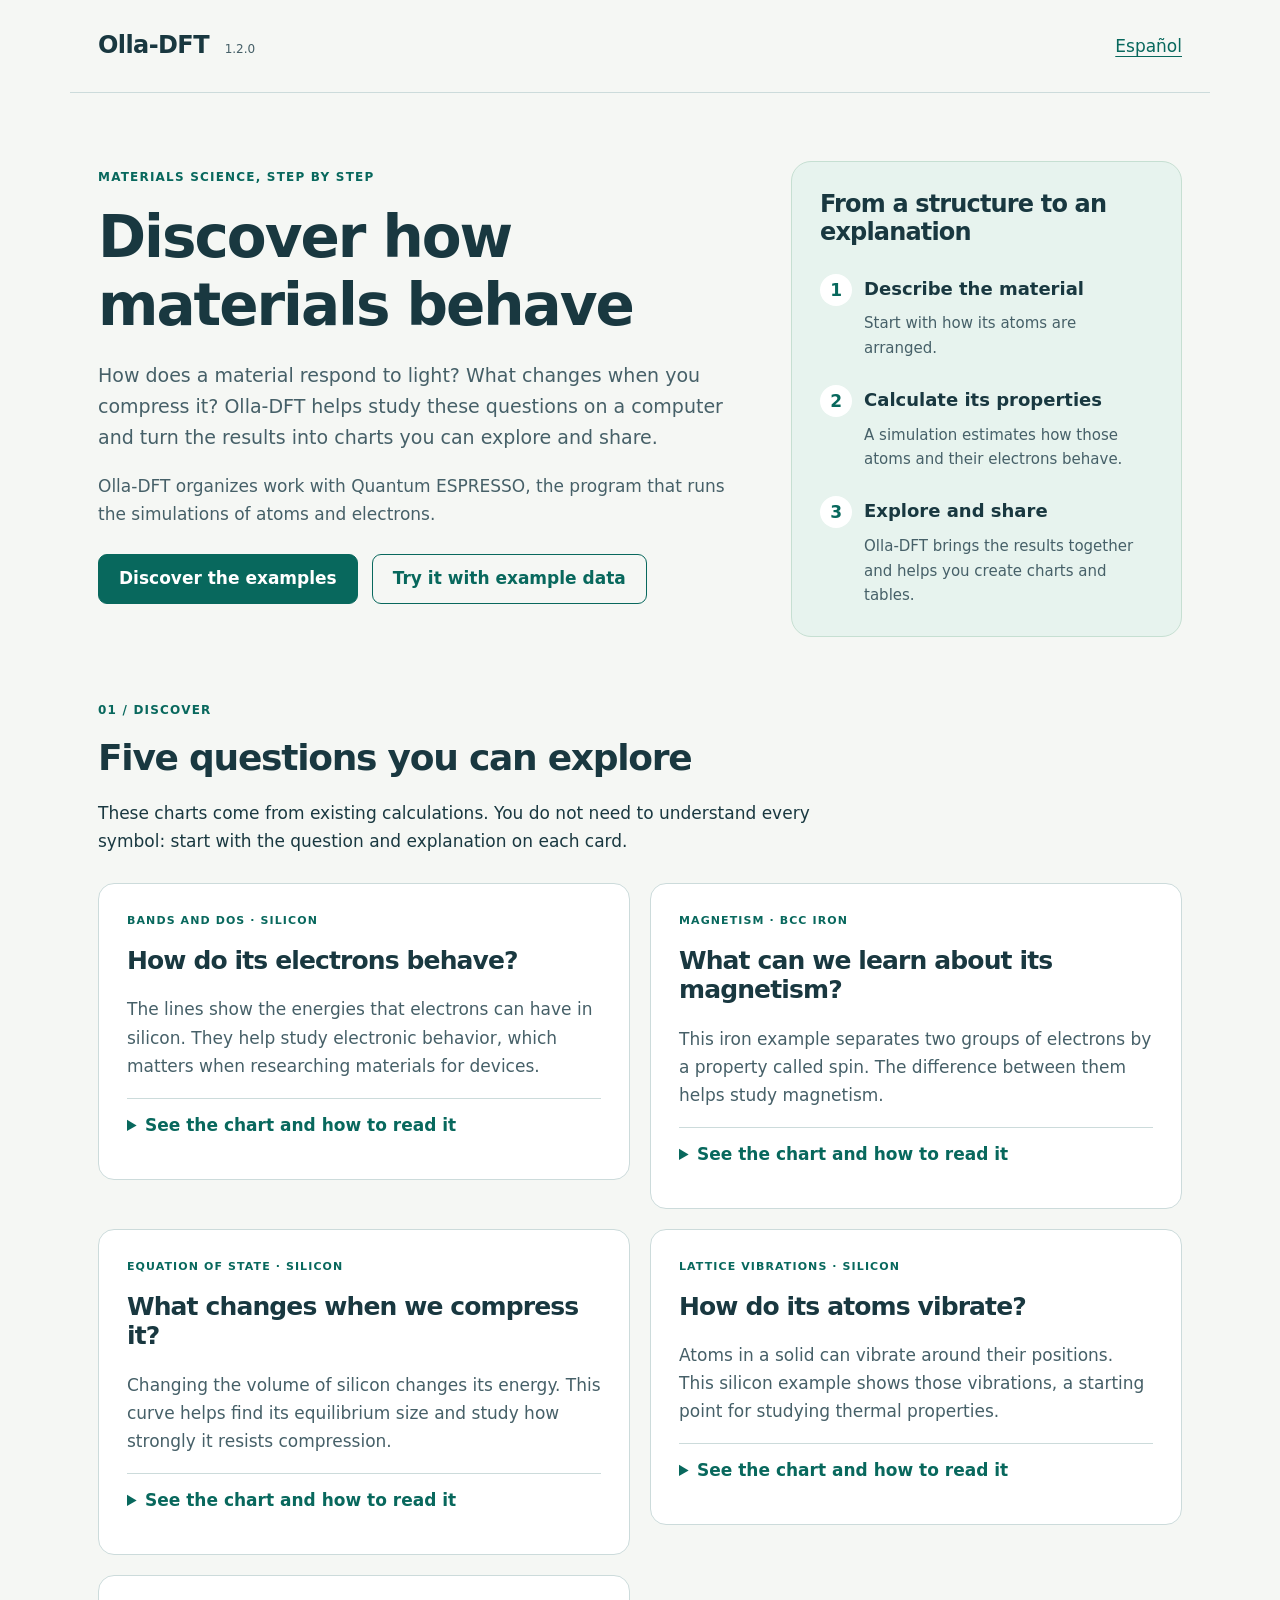
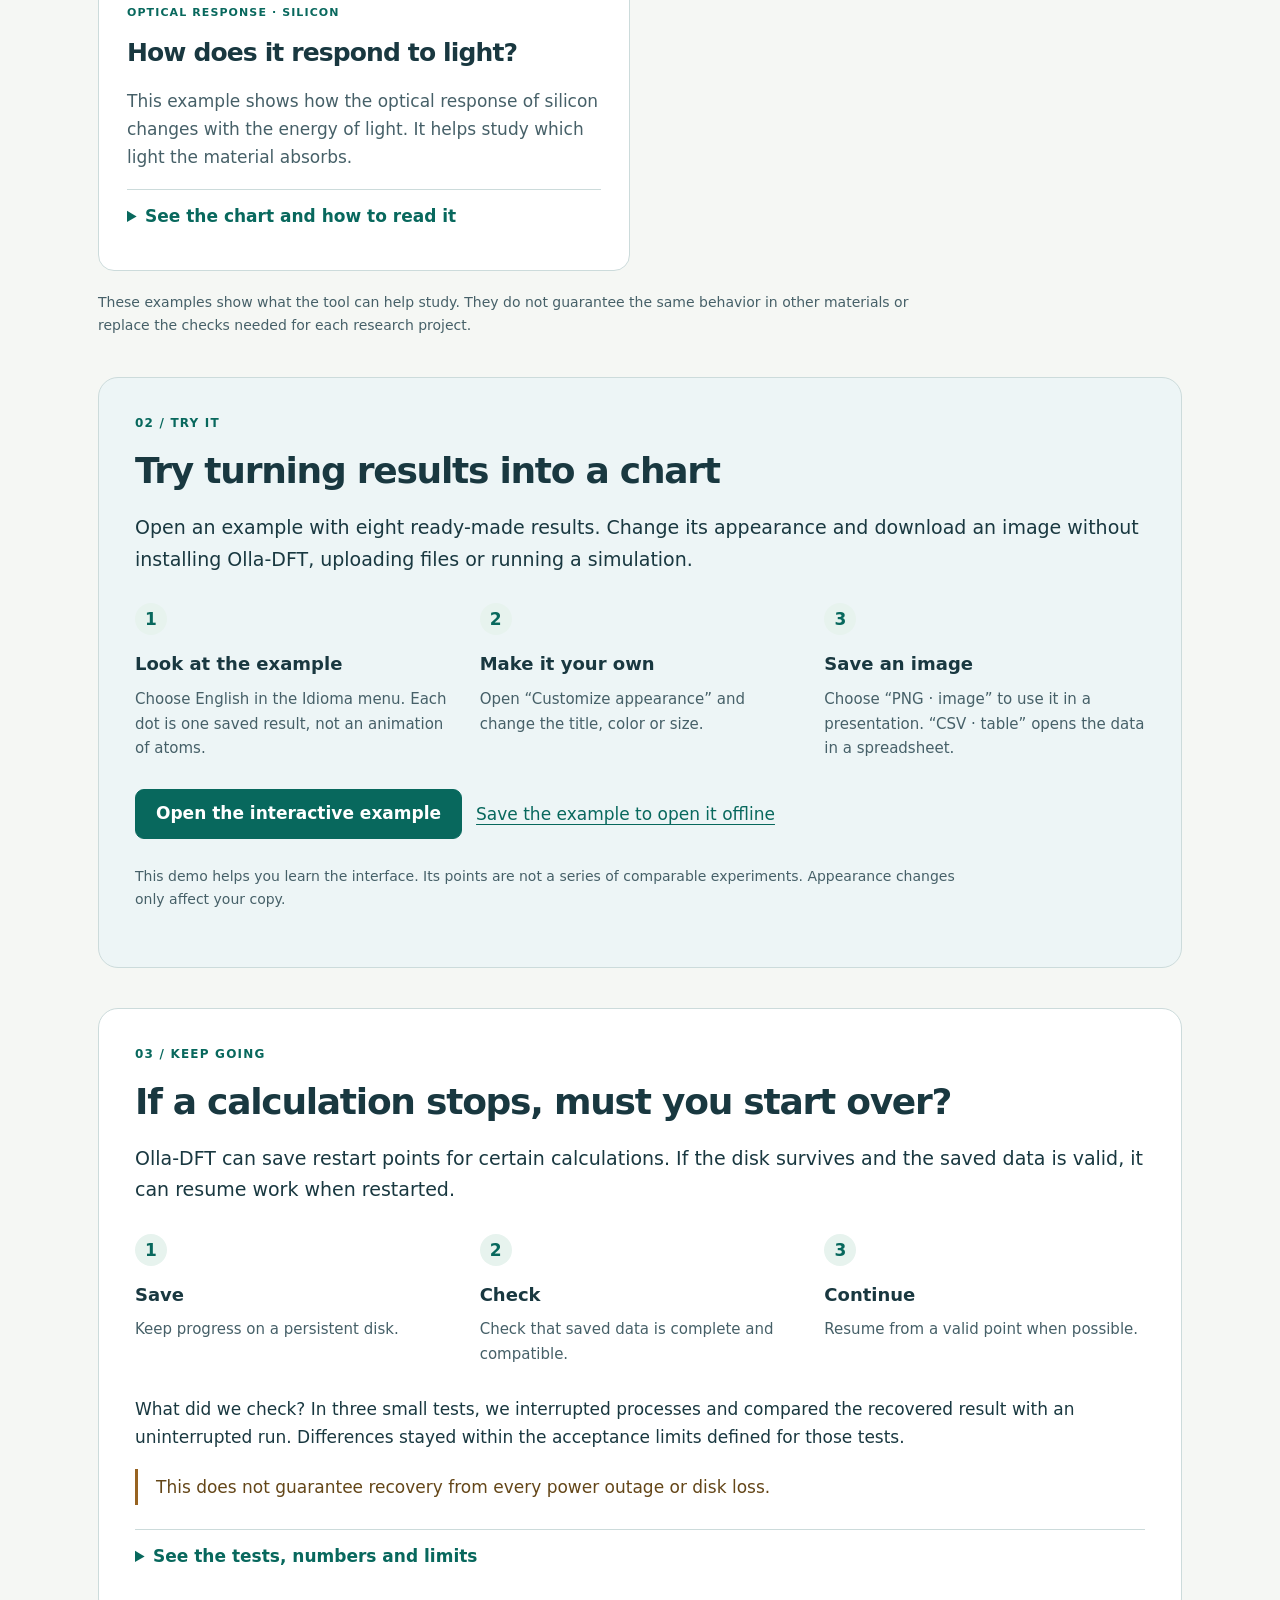
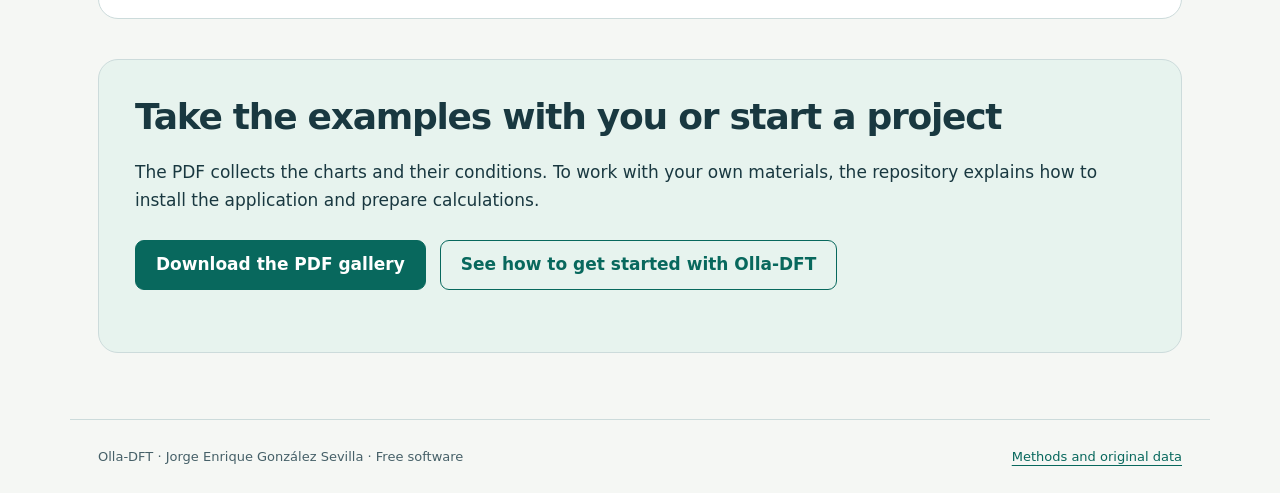
<file: docs/publication-1.2.0/index-en.html>
<!doctype html>
<html lang="en"><head><meta charset="utf-8"><meta name="viewport" content="width=device-width,initial-scale=1">
<title>Olla-DFT · Discover how materials behave</title><meta name="description" content="How does a material respond to light? What changes when you compress it? Olla-DFT helps study these questions on a computer and turn the results into charts you can explore and share."><link rel="stylesheet" href="public-page.css"></head>
<body><a class="skip" href="#main">Skip to content</a>
<header><a class="brand" href="index-en.html">Olla-DFT <span>1.2.0</span></a><a href="index.html" lang="es">Español</a></header>
<main id="main"><section class="hero"><div><p class="eyebrow">MATERIALS SCIENCE, STEP BY STEP</p><h1>Discover how materials behave</h1><p class="lead">How does a material respond to light? What changes when you compress it? Olla-DFT helps study these questions on a computer and turn the results into charts you can explore and share.</p><p>Olla-DFT organizes work with Quantum ESPRESSO, the program that runs the simulations of atoms and electrons.</p>
<div class="actions"><a class="button" href="#examples">Discover the examples</a><a class="button secondary" href="#try">Try it with example data</a></div></div>
<aside class="workflow"><h2>From a structure to an explanation</h2><ol class="steps"><li><strong>Describe the material</strong><p>Start with how its atoms are arranged.</p></li><li><strong>Calculate its properties</strong><p>A simulation estimates how those atoms and their electrons behave.</p></li><li><strong>Explore and share</strong><p>Olla-DFT brings the results together and helps you create charts and tables.</p></li></ol></aside></section>
<section id="examples"><div class="section-heading"><p class="eyebrow">01 / DISCOVER</p><h2>Five questions you can explore</h2><p>These charts come from existing calculations. You do not need to understand every symbol: start with the question and explanation on each card.</p></div>
<div class="examples"><article class="example"><p class="eyebrow">Bands and DOS · silicon</p>
<h3>How do its electrons behave?</h3><p>The lines show the energies that electrons can have in silicon. They help study electronic behavior, which matters when researching materials for devices.</p>
<details class="chart"><summary>See the chart and how to read it</summary>
<a href="gallery/bands.png"><img loading="lazy" src="gallery/bands.png" alt="Bands and DOS · silicon"></a>
<p>Reading the chart: the separation between groups of lines is called a gap. It is a calculated property whose value depends on the method used.</p><details class="conditions"><summary>Scientific conditions for this example</summary><p>LDA example; calculated gap 0.52 eV. This is not the experimental gap.</p>
<a href="https://github.com/jorgegonzalezsevilla/olla-dft/tree/v1.2.0/examples/demo_Si">View the calculation files</a></details></details></article><article class="example"><p class="eyebrow">Magnetism · bcc iron</p>
<h3>What can we learn about its magnetism?</h3><p>This iron example separates two groups of electrons by a property called spin. The difference between them helps study magnetism.</p>
<details class="chart"><summary>See the chart and how to read it</summary>
<a href="gallery/spin.png"><img loading="lazy" src="gallery/spin.png" alt="Magnetism · bcc iron"></a>
<p>Reading the chart: the curves sit on opposite sides to distinguish the two groups. The lower half does not mean a negative number of electrons.</p><details class="conditions"><summary>Scientific conditions for this example</summary><p>Spin-resolved DOS of a ferromagnetic example. Opposite channels follow the plotting convention.</p>
<a href="https://github.com/jorgegonzalezsevilla/olla-dft/tree/v1.2.0/examples/demo_Fe">View the calculation files</a></details></details></article><article class="example"><p class="eyebrow">Equation of state · silicon</p>
<h3>What changes when we compress it?</h3><p>Changing the volume of silicon changes its energy. This curve helps find its equilibrium size and study how strongly it resists compression.</p>
<details class="chart"><summary>See the chart and how to read it</summary>
<a href="gallery/eos.png"><img loading="lazy" src="gallery/eos.png" alt="Equation of state · silicon"></a>
<p>Reading the chart: the dots are calculated results and the line is a fit. The lowest part marks the preferred volume within this model.</p><details class="conditions"><summary>Scientific conditions for this example</summary><p>Energy versus volume and Birch–Murnaghan fit residuals. LDA example.</p>
<a href="https://github.com/jorgegonzalezsevilla/olla-dft/tree/v1.2.0/examples/demo_calculo">View the calculation files</a></details></details></article><article class="example"><p class="eyebrow">Lattice vibrations · silicon</p>
<h3>How do its atoms vibrate?</h3><p>Atoms in a solid can vibrate around their positions. This silicon example shows those vibrations, a starting point for studying thermal properties.</p>
<details class="chart"><summary>See the chart and how to read it</summary>
<a href="gallery/phonons.png"><img loading="lazy" src="gallery/phonons.png" alt="Lattice vibrations · silicon"></a>
<p>Reading the chart: each curve represents a type of vibration. Heights indicate frequencies, not the motion of one atom over time.</p><details class="conditions"><summary>Scientific conditions for this example</summary><p>Phonon dispersion and DOS. LDA example, 2×2×2 q mesh; not a convergence claim for other materials.</p>
<a href="https://github.com/jorgegonzalezsevilla/olla-dft/tree/v1.2.0/examples/demo_propiedades">View the calculation files</a></details></details></article><article class="example"><p class="eyebrow">Optical response · silicon</p>
<h3>How does it respond to light?</h3><p>This example shows how the optical response of silicon changes with the energy of light. It helps study which light the material absorbs.</p>
<details class="chart"><summary>See the chart and how to read it</summary>
<a href="gallery/optics.png"><img loading="lazy" src="gallery/optics.png" alt="Optical response · silicon"></a>
<p>Reading the chart: different curves describe parts of that response. The optical estimate shown is not the electronic gap from the first card.</p><details class="conditions"><summary>Scientific conditions for this example</summary><p>Example optical functions with a 0.65 eV scissor correction. The displayed optical fit is not the indirect electronic gap.</p>
<a href="https://github.com/jorgegonzalezsevilla/olla-dft/tree/v1.2.0/examples/demo_propiedades">View the calculation files</a></details></details></article></div><p class="fine">These examples show what the tool can help study. They do not guarantee the same behavior in other materials or replace the checks needed for each research project.</p></section>
<section id="try" class="panel try"><p class="eyebrow">02 / TRY IT</p><h2>Try turning results into a chart</h2><p class="lead">Open an example with eight ready-made results. Change its appearance and download an image without installing Olla-DFT, uploading files or running a simulation.</p><ol class="steps"><li><strong>Look at the example</strong><p>Choose English in the Idioma menu. Each dot is one saved result, not an animation of atoms.</p></li><li><strong>Make it your own</strong><p>Open “Customize appearance” and change the title, color or size.</p></li><li><strong>Save an image</strong><p>Choose “PNG · image” to use it in a presentation. “CSV · table” opens the data in a spreadsheet.</p></li></ol>
<div class="actions"><a class="button" href="explorer.html">Open the interactive example</a><a href="explorer.html" download>Save the example to open it offline</a></div><p class="fine">This demo helps you learn the interface. Its points are not a series of comparable experiments. Appearance changes only affect your copy.</p></section>
<section id="recovery" class="panel"><p class="eyebrow">03 / KEEP GOING</p><h2>If a calculation stops, must you start over?</h2><p class="lead">Olla-DFT can save restart points for certain calculations. If the disk survives and the saved data is valid, it can resume work when restarted.</p><ol class="steps"><li><strong>Save</strong><p>Keep progress on a persistent disk.</p></li><li><strong>Check</strong><p>Check that saved data is complete and compatible.</p></li><li><strong>Continue</strong><p>Resume from a valid point when possible.</p></li></ol>
<p>What did we check? In three small tests, we interrupted processes and compared the recovered result with an uninterrupted run. Differences stayed within the acceptance limits defined for those tests.</p><p class="note">This does not guarantee recovery from every power outage or disk loss.</p>
<details class="evidence"><summary>See the tests, numbers and limits</summary><p>Reading this figure: each mark shows how much a recovered result differs from the uninterrupted one. The 100% line is the acceptance limit; the marks stay below it. A zero means agreement at the recorded precision, not absolute physical accuracy.</p><img loading="lazy" src="recovery-en.png" alt="Reading this figure: each mark shows how much a recovered result differs from the uninterrupted one. The 100% line is the acceptance limit; the marks stay below it. A zero means agreement at the recorded precision, not absolute physical accuracy."><p>Serial QE 7.4; one SCF pair, one relax pair and one vc-relax pair, without statistical repetitions. Inputs and environment match within each pair. Local process interruptions were simulated; physical power outages and disk loss were not tested.</p>
<p class="downloads"><a href="recovery-en.pdf">PDF</a><a href="recovery-en.svg">SVG</a><a href="validation.csv">CSV</a><a href="validation.json">JSON</a></p>
<details><summary>View the table of numbers</summary><div class="scroll" tabindex="0" role="region" aria-label="View the table of numbers"><table><thead><tr><th scope="col">Case</th><th scope="col">Property / unit</th><th scope="col">Maximum difference</th><th scope="col">Acceptance limit</th></tr></thead><tbody><tr><td>si-displaced</td><td>energy_Ry</td><td>0.0</td><td>1e-07</td></tr><tr><td>si-displaced</td><td>forces_Ry_bohr</td><td>0.0</td><td>1e-06</td></tr><tr><td>si-displaced</td><td>stress_Ry_bohr3</td><td>0.0</td><td>1e-08</td></tr><tr><td>si-displaced</td><td>positions_bohr</td><td>0.0</td><td>1e-06</td></tr><tr><td>si-displaced</td><td>cell_bohr</td><td>0.0</td><td>1e-06</td></tr><tr><td>relax</td><td>energy_Ry</td><td>0.0</td><td>1e-07</td></tr><tr><td>relax</td><td>forces_Ry_bohr</td><td>0.0</td><td>1e-06</td></tr><tr><td>relax</td><td>stress_Ry_bohr3</td><td>0.0</td><td>1e-08</td></tr><tr><td>relax</td><td>positions_bohr</td><td>0.0</td><td>1e-06</td></tr><tr><td>relax</td><td>cell_bohr</td><td>0.0</td><td>1e-06</td></tr><tr><td>vc-relax-v2</td><td>energy_Ry</td><td>1.879563171769405e-11</td><td>1e-07</td></tr><tr><td>vc-relax-v2</td><td>forces_Ry_bohr</td><td>2.2702537046715987e-08</td><td>1e-06</td></tr><tr><td>vc-relax-v2</td><td>stress_Ry_bohr3</td><td>1.0853130425621979e-09</td><td>1e-08</td></tr><tr><td>vc-relax-v2</td><td>positions_bohr</td><td>1.0571669895043101e-07</td><td>1e-06</td></tr><tr><td>vc-relax-v2</td><td>cell_bohr</td><td>2.7883375253168197e-07</td><td>1e-06</td></tr></tbody></table></div></details></details></section>
<section class="panel take"><h2>Take the examples with you or start a project</h2><p>The PDF collects the charts and their conditions. To work with your own materials, the repository explains how to install the application and prepare calculations.</p><div class="actions"><a class="button" href="gallery/olla-dft-gallery-en.pdf">Download the PDF gallery</a><a class="button secondary" href="https://github.com/jorgegonzalezsevilla/olla-dft">See how to get started with Olla-DFT</a></div></section>
</main><footer><p>Olla-DFT · Jorge Enrique González Sevilla · Free software</p><a href="https://github.com/jorgegonzalezsevilla/olla-dft-bench/tree/main/docs/publication-1.2.0">Methods and original data</a></footer></body></html>
</file>
<file: docs/publication-1.2.0/public-page.css>
:root{color-scheme:light;--ink:#193840;--muted:#466068;--teal:#08685d;--line:#ccdbdb;--paper:#fff;--soft:#e7f3ee}*{box-sizing:border-box}html{scroll-behavior:smooth;scroll-padding-top:24px}body{margin:0;background:#f5f7f4;color:var(--ink);font:17px/1.65 system-ui,-apple-system,Segoe UI,sans-serif}header,main,footer{max-width:1140px;margin:auto;padding:26px 28px}header{display:flex;align-items:center;justify-content:space-between;border-bottom:1px solid var(--line)}a{color:var(--teal);text-underline-offset:4px}a:hover{text-decoration-thickness:2px}.brand{font-weight:800;font-size:24px;letter-spacing:-.6px;text-decoration:none;color:var(--ink)}.brand span{font-size:12px;font-weight:500;letter-spacing:0;margin-left:8px;color:var(--muted)}h1,h2,h3{line-height:1.17;letter-spacing:-.035em;margin:0 0 20px}h1{font-size:clamp(36px,4.8vw,58px);max-width:680px}h2{font-size:clamp(27px,3vw,36px)}h3{font-size:25px}p{margin:0 0 18px}.lead{font-size:19px;line-height:1.65}.eyebrow{font-size:12px;font-weight:750;letter-spacing:.1em;text-transform:uppercase;color:var(--teal);margin-bottom:16px}.hero{display:grid;grid-template-columns:1.65fr 1fr;gap:48px;align-items:center;padding:42px 0 64px}.hero p:not(.eyebrow){color:var(--muted)}.actions{display:flex;align-items:center;flex-wrap:wrap;gap:14px;margin:26px 0}.button{display:inline-flex;justify-content:center;align-items:center;min-height:48px;padding:12px 20px;background:var(--teal);border:1px solid var(--teal);border-radius:9px;color:white;font-weight:650;text-decoration:none;line-height:1.4}.button:hover{background:#064e46;text-decoration:none}.button.secondary{background:transparent;color:var(--teal)}.button.secondary:hover{background:var(--soft)}.workflow{background:var(--soft);border:1px solid #c6dfd2;border-radius:20px;padding:28px}.workflow h2{font-size:24px}.steps{display:grid;grid-template-columns:repeat(3,minmax(0,1fr));gap:24px;list-style:none;padding:0;counter-reset:step;margin:28px 0}.steps li{counter-increment:step;position:relative;padding-top:46px;min-width:0}.steps li:before{content:counter(step);position:absolute;top:0;left:0;border-radius:50%;background:var(--soft);color:var(--teal);width:32px;height:32px;display:grid;place-items:center;font-weight:750}.steps strong{font-size:18px}.steps p{font-size:15px;color:var(--muted);margin:8px 0 0}.workflow .steps{grid-template-columns:1fr;gap:24px;margin-bottom:0}.workflow .steps li{padding:0 0 0 44px}.workflow .steps li:before{background:white}.section-heading{max-width:720px;margin-bottom:28px}.examples{display:grid;grid-template-columns:repeat(2,minmax(0,1fr));gap:20px}.example{padding:28px;background:white;border:1px solid var(--line);border-radius:16px;align-self:start}.example .eyebrow{font-size:11px}.example p{color:var(--muted)}.example .eyebrow{color:var(--teal)}summary{cursor:pointer;min-height:48px;padding:12px 0;font-weight:650;color:var(--teal)}details p{margin-top:16px}.chart{border-top:1px solid var(--line)}.chart img{display:block;background:white;border-radius:6px;margin:12px 0;width:100%;height:auto}.conditions{font-size:14px;background:#f4f7f6;padding:0 14px 12px;border-radius:8px}.conditions summary{font-weight:550}.conditions p{margin:6px 0 12px}.panel{background:white;border:1px solid var(--line);border-radius:20px;padding:36px;margin:40px 0}.try{background:#edf5f6}.take{background:var(--soft)}.fine{font-size:14px;color:var(--muted);max-width:850px;margin:20px 0}.note{border-left:3px solid #976321;padding:4px 0 4px 18px;color:#644618}.evidence{border-top:1px solid var(--line);margin-top:24px}.evidence>img{display:block;width:100%;max-width:760px;height:auto;margin:20px auto}.downloads{display:flex;gap:20px;flex-wrap:wrap}.scroll{overflow:auto;margin:12px 0}table{border-collapse:collapse;font-size:13px;width:100%;white-space:nowrap}td,th{text-align:left;padding:10px;border-bottom:1px solid var(--line)}footer{border-top:1px solid var(--line);display:flex;justify-content:space-between;gap:20px;font-size:13px;color:var(--muted)}footer p{margin:0}:focus-visible{outline:3px solid #ad5c05;outline-offset:4px}.skip:not(:focus){position:absolute;width:1px;height:1px;overflow:hidden;clip-path:inset(50%)}.skip:focus{position:absolute;z-index:2;background:white;padding:16px}@media(max-width:800px){.hero{grid-template-columns:1fr;gap:24px;padding:24px 0 40px}.workflow .steps{grid-template-columns:repeat(3,minmax(0,1fr))}.workflow .steps li{padding:44px 0 0}.examples{grid-template-columns:1fr}}@media(max-width:540px){header,main,footer{padding:20px}.panel,.example,.workflow{padding:22px}.steps,.workflow .steps{grid-template-columns:1fr;gap:20px}.steps li,.workflow .steps li{padding:0 0 0 44px}footer{display:block}footer p{margin-bottom:8px}.actions{align-items:stretch;flex-direction:column}.button{width:100%}.lead{font-size:18px}}@media(prefers-reduced-motion:reduce){html{scroll-behavior:auto}}@media print{body{background:white}.hero,.examples,.steps{display:block}.panel,.example,.workflow{break-inside:avoid;box-shadow:none}.actions,header,.skip{display:none}details{display:block}main{max-width:none}}
</file>
